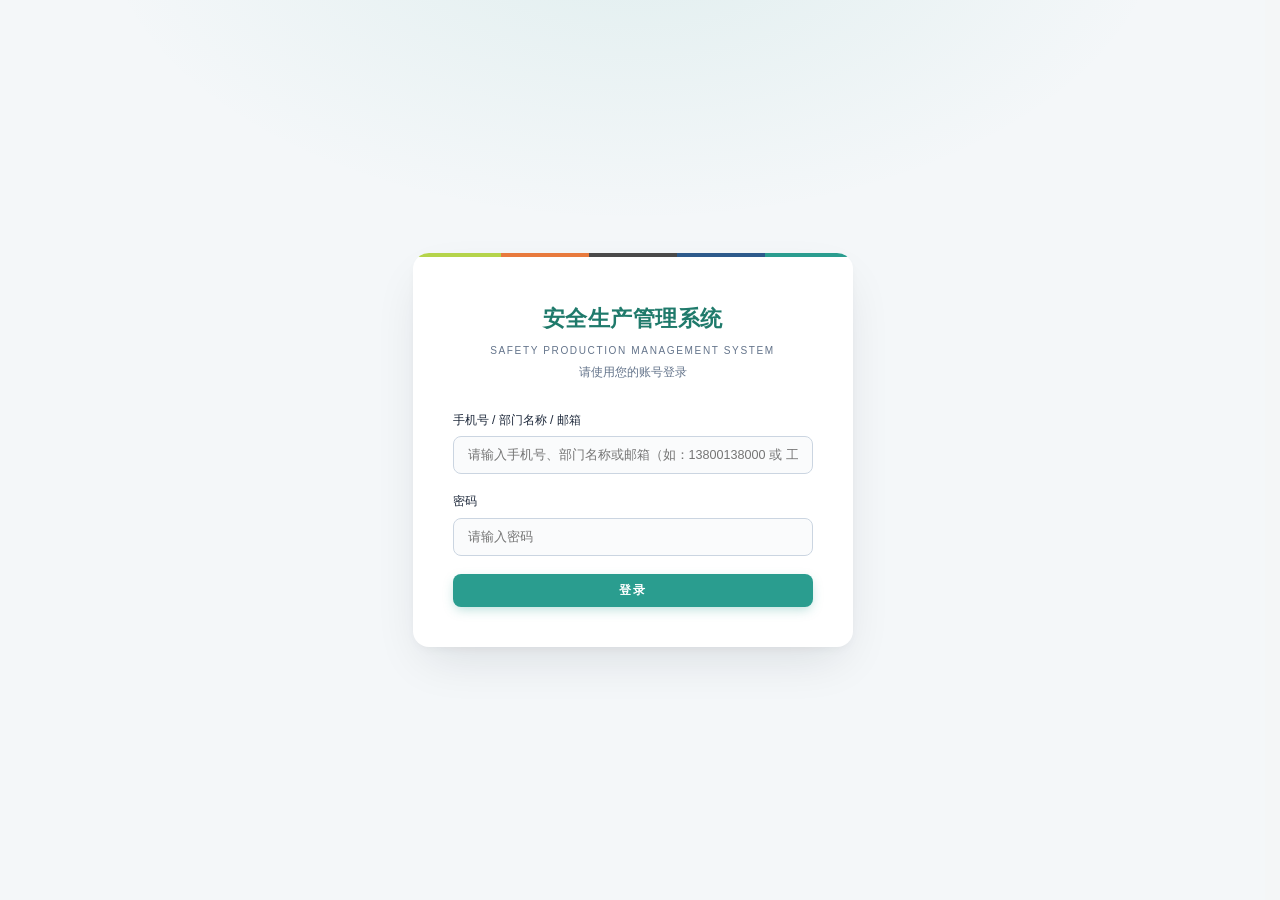
<file: index.html>
<!DOCTYPE html>
<html lang="zh-CN">
<head>
  <meta charset="UTF-8">
  <meta name="viewport" content="width=device-width, initial-scale=1.0">
  <title>安全生产管理系统</title>
  <link rel="stylesheet" href="css/style.css?v=20260923b">
  <link rel="stylesheet" href="css/qualification-module.css?v=20260923b">
  <link rel="stylesheet" href="css/training-module.css?v=20260923b">
  <link rel="stylesheet" href="css/stats-module.css?v=20260923b">
  <link rel="stylesheet" href="css/people-module.css?v=20260923b">
</head>
<body>
  <!-- 应用根容器 -->
  <div id="app">
    <!-- 加载动画 -->
    <div id="loading-screen" class="loading-screen">
      <div class="spinner"></div>
      <p>系统加载中...</p>
    </div>
  </div>

  <!-- Toast 通知容器 -->
  <div id="toast-container" class="toast-container"></div>

  <!-- Supabase JS SDK v2（本地引入，避免 CDN 加载失败） -->
  <script src="vendor/supabase.min.js"></script>
  <!-- Excel 解析库（资质证照批量导入 CertImport 依赖 XLSX 全局） -->
  <script src="vendor/xlsx.full.min.js"></script>
  <!-- PDF 渲染库（培训教育员工端逐页阅读 PDF 并统计学习进度） -->
  <script src="vendor/pdf.min.js"></script>
  <!-- 本地二维码生成库（MIT），用于电子记录凭证；不调用外部二维码服务 -->
  <script src="vendor/qrcode-generator.js"></script>
  <!-- 本地 PDF 生成库（MIT），用于下载电子记录凭证；不调用外部转换服务 -->
  <script src="vendor/jspdf.umd.min.js"></script>
  <!-- 脚本按顺序加载：基础 → 各业务模块 → 注册表 → 应用入口 -->
  <script src="js/config.js?v=20260923b"></script>
  <script src="js/utils.js?v=20260923b"></script>
  <script src="js/auth.js?v=20260923b"></script>
  <script src="js/modules/report/reporter.js?v=20260923b"></script>
  <script src="js/modules/report/admin.js?v=20260923b"></script>
  <script src="js/modules/qualification/certs.js?v=20260923b"></script>
  <script src="js/modules/qualification/admin.js?v=20260923b"></script>
  <script src="js/modules/qualification/import.js?v=20260923b"></script>
  <script src="js/modules/qualification.js?v=20260923b"></script>
  <script src="js/modules/inspection.js?v=20260923b"></script>
  <script src="js/modules/vehicle.js?v=20260923b"></script>
  <script src="js/modules/docstudy.js?v=20260923b"></script>
  <script src="js/modules/performance.js?v=20260923b"></script>
  <script src="js/modules/contract.js?v=20260923b"></script>
  <script src="js/modules/training/training.js?v=20260923b"></script>
  <script src="js/modules/training/projects.js?v=20260923b"></script>
  <script src="js/modules/training/contractors.js?v=20260923b"></script>
  <script src="js/modules/training/employees.js?v=20260923b"></script>
  <script src="js/modules/training/plans.js?v=20260923b"></script>
  <script src="js/modules/training/records.js?v=20260923b"></script>
  <script src="js/modules/training/exams.js?v=20260923b"></script>
  <script src="js/modules/training/courses.js?v=20260923b"></script>
  <script src="js/modules/training/questions.js?v=20260923b"></script>
  <script src="js/modules/training/papers.js?v=20260923b"></script>
  <script src="js/modules/training/mine.js?v=20260923b"></script>
    <script src="js/modules/training/admission-mine.js?v=20260923b"></script>
    <script src="js/modules/training/admission-packages.js?v=20260923b"></script>
    <script src="js/modules/training/three-level-config.js?v=20260923b"></script>
    <script src="js/modules/training/signature-evidence.js?v=20260923b"></script>
    <script src="js/modules/training/site-confirmation.js?v=20260923b"></script>
    <script src="js/modules/training/admission-operations.js?v=20260923b"></script>
    <script src="js/modules/training/admission-review.js?v=20260923b"></script>
    <script src="js/modules/training/admission-visitors.js?v=20260923b"></script>
    <script src="js/modules/training/admission-verify.js?v=20260923b"></script>
    <script src="js/modules/training/admission-reports.js?v=20260923b"></script>
  <script src="js/modules/notice.js?v=20260923b"></script>
  <script src="js/modules/stats/stats.js?v=20260923b"></script>
  <script src="js/modules/people/people.js?v=20260923b"></script>
  <script src="js/modules/registry.js?v=20260923b"></script>
  <script src="js/account.js?v=20260923b"></script>
  <script src="js/dashboard.js?v=20260923b"></script>
  <script src="js/app.js?v=20260923b"></script>
</body>
</html>
</file>
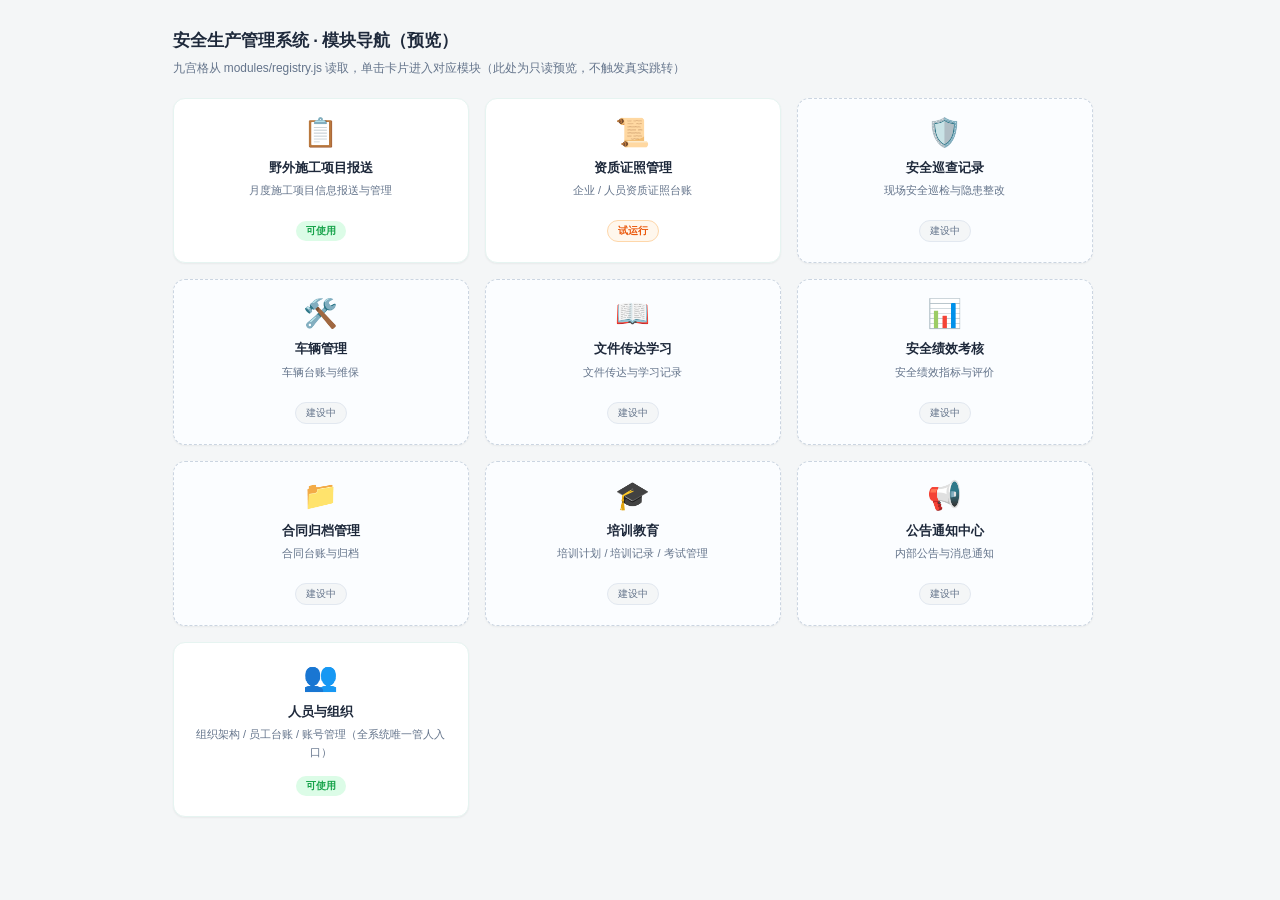
<file: module-grid-preview.html>
<!DOCTYPE html>
<html lang="zh-CN">
<head>
  <meta charset="UTF-8">
  <meta name="viewport" content="width=device-width, initial-scale=1.0">
  <title>模块导航预览 - 安全生产管理系统</title>
  <link rel="stylesheet" href="css/style.css">
  <style>
    body { background: var(--color-bg); }
    .preview-wrap { max-width: 960px; margin: 0 auto; padding: 28px 20px; }
    .preview-title { color: var(--color-text); font-size: 1.2rem; font-weight: 600; margin-bottom: 4px; }
    .preview-sub { color: var(--color-text-muted); font-size: 0.85rem; margin-bottom: 20px; }
    .grid { display: grid; grid-template-columns: repeat(3, 1fr); gap: 16px; }
    @media (max-width: 720px) { .grid { grid-template-columns: repeat(2, 1fr); } }
  </style>
</head>
<body>
  <div class="preview-wrap">
    <div class="preview-title">安全生产管理系统 · 模块导航（预览）</div>
    <div class="preview-sub">九宫格从 modules/registry.js 读取，单击卡片进入对应模块（此处为只读预览，不触发真实跳转）</div>
    <div class="grid" id="grid"></div>
  </div>

  <!-- 仅加载注册表以提供模块数据；不加载 auth/业务模块，避免依赖 -->
  <script src="js/modules/registry.js"></script>
  <script>
    const grid = document.getElementById('grid');
    grid.innerHTML = ModuleRegistry.list.map((m) => {
      const ph = !m.ready;
      const badgeText = ph ? '建设中' : (m.trial ? '试运行' : '可使用');
      const badgeCls = ph ? 'badge-dev' : (m.trial ? 'badge-trial' : 'badge-ready');
      return `
        <div class="module-card ${ph ? 'module-placeholder' : 'module-ready'}">
          <div class="module-icon">${m.icon}</div>
          <div class="module-name">${m.name}</div>
          <div class="module-desc">${m.desc}</div>
          <span class="module-badge ${badgeCls}">${badgeText}</span>
        </div>`;
    }).join('');
  </script>
</body>
</html>
</file>
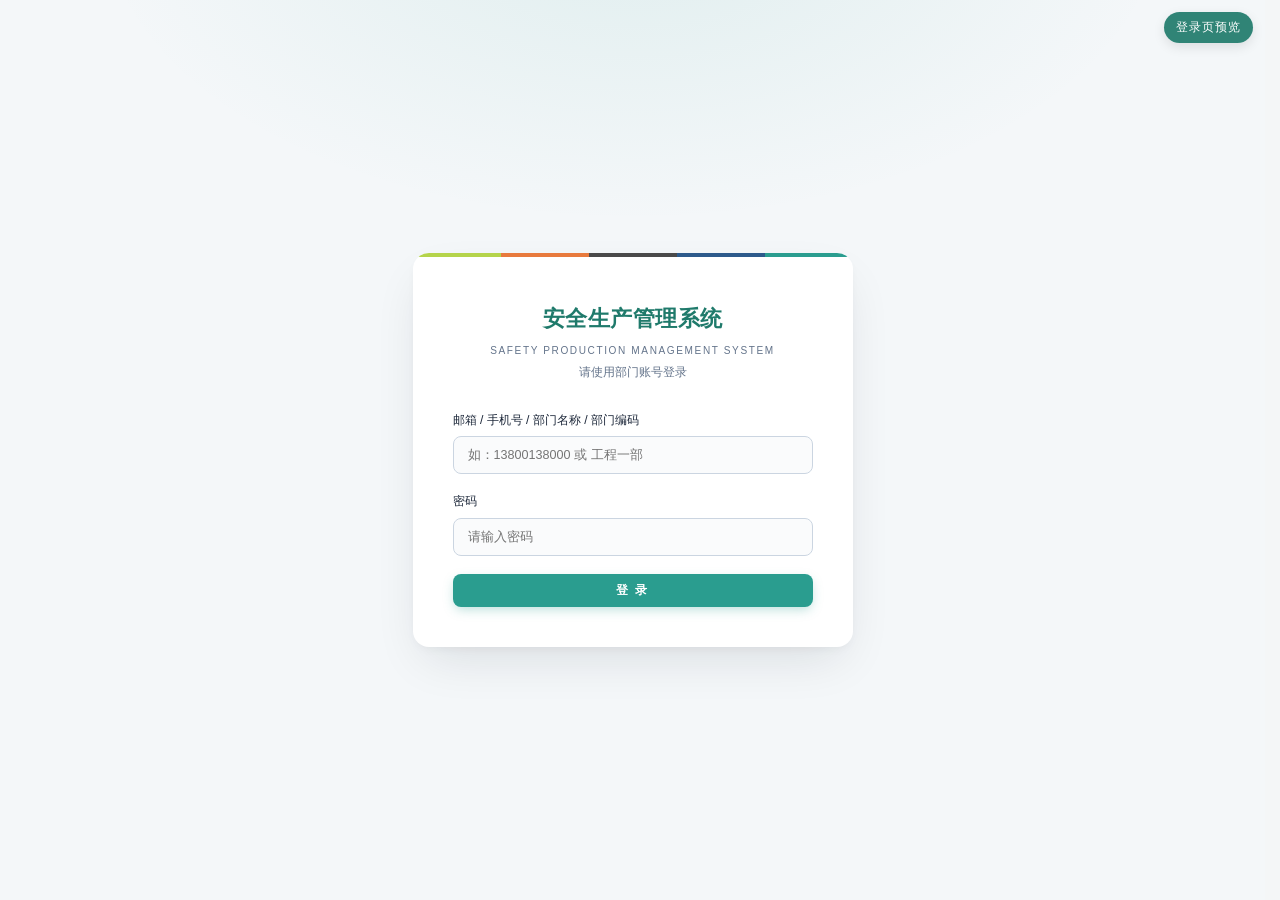
<file: preview-login.html>
<!DOCTYPE html>
<html lang="zh-CN">
<head>
  <meta charset="UTF-8">
  <meta name="viewport" content="width=device-width, initial-scale=1.0">
  <title>登录页预览 - 安全生产管理系统</title>
  <link rel="stylesheet" href="css/style.css">
  <style>
    /* 预览页专用：与正式登录页完全一致，仅去掉回车提交行为 */
    body { margin: 0; }
    .preview-wrap { position: relative; }
    .preview-tag {
      position: fixed; top: 12px; right: 12px; z-index: 10;
      background: rgba(31,122,107,0.92); color: #fff;
      padding: 6px 12px; border-radius: 999px; font-size: 12px;
      letter-spacing: 1px; box-shadow: 0 4px 12px rgba(0,0,0,0.1);
    }
  </style>
</head>
<body>
  <div class="preview-wrap">
    <div class="preview-tag">登录页预览</div>
    <div class="login-page">
      <div class="login-card">
        <div class="logo">
          <h1>安全生产管理系统</h1>
          <p class="logo-en">Safety Production Management System</p>
          <p class="logo-hint">请使用部门账号登录</p>
        </div>
        <div class="login-error" id="login-error"></div>
        <form id="login-form" onsubmit="return false">
          <div class="form-group">
            <label for="login-email">邮箱 / 手机号 / 部门名称 / 部门编码</label>
            <input type="text" id="login-email" placeholder="如：13800138000 或 工程一部" autocomplete="username">
          </div>
          <div class="form-group">
            <label for="login-password">密码</label>
            <input type="password" id="login-password" placeholder="请输入密码" autocomplete="current-password">
          </div>
          <button type="submit" class="btn btn-primary btn-block" id="login-btn">
            登 录
          </button>
        </form>
      </div>
    </div>
  </div>
</body>
</html>
</file>
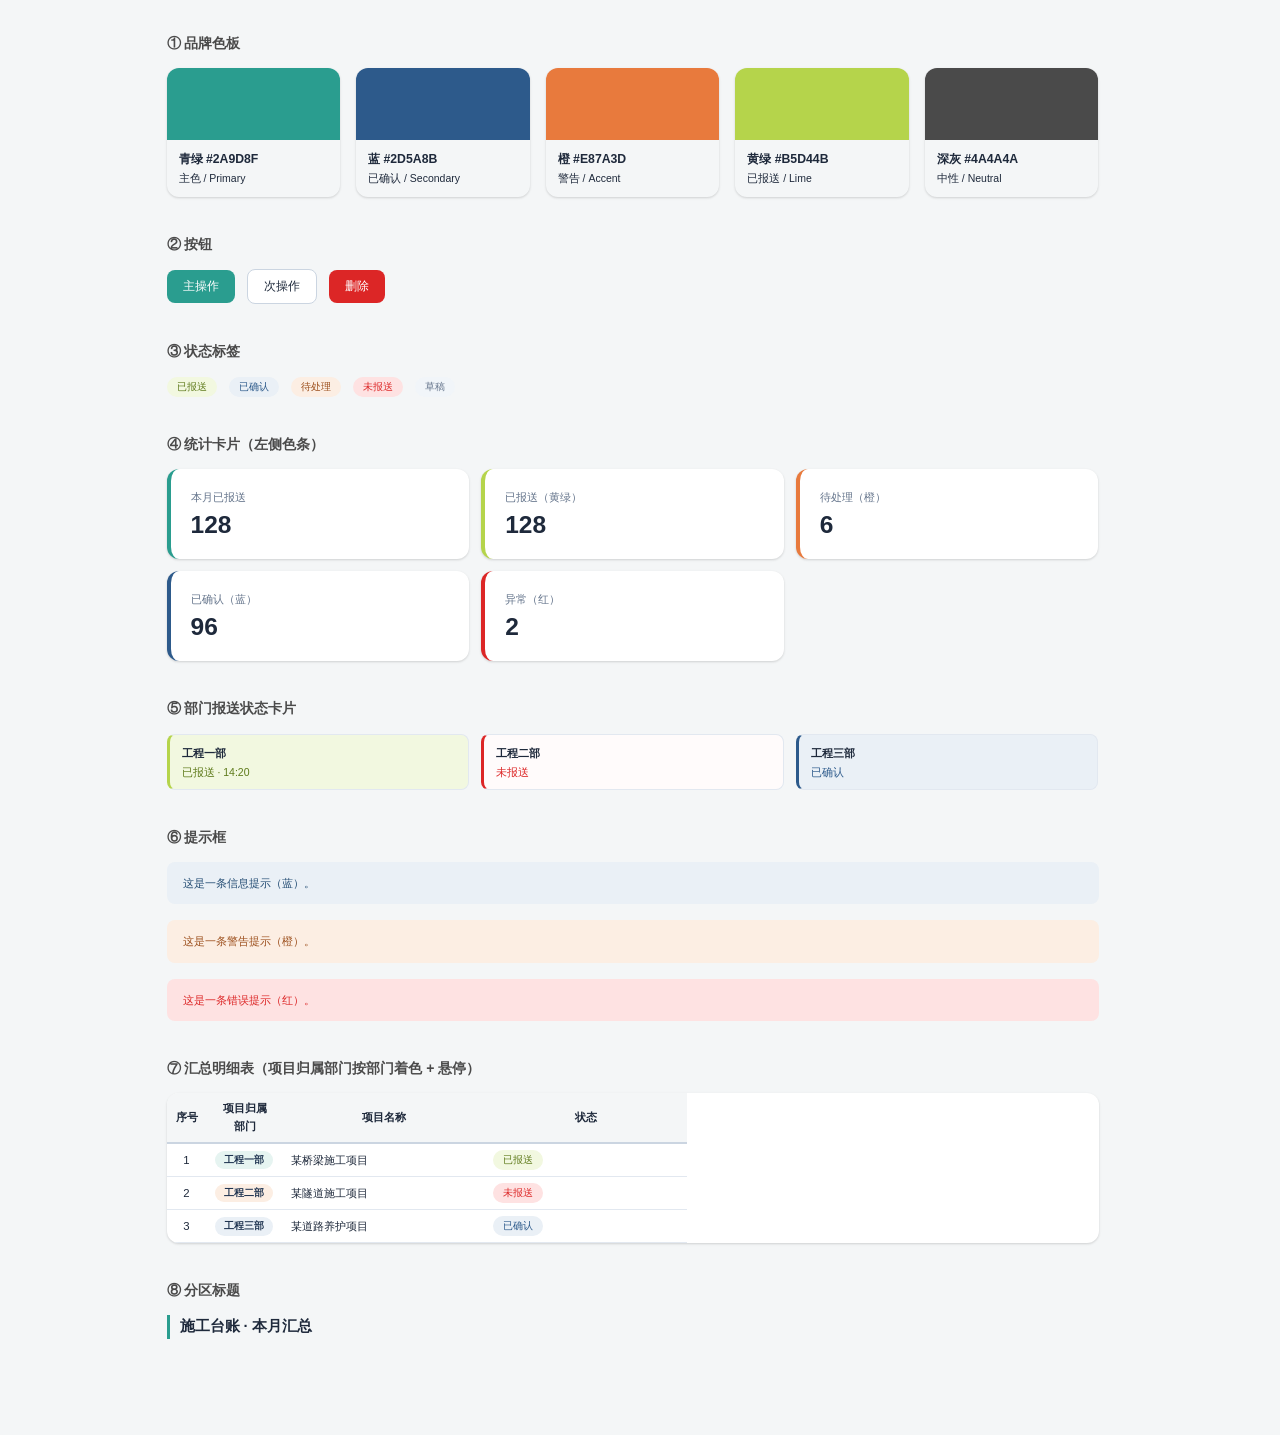
<file: theme-preview.html>
<!DOCTYPE html>
<html lang="zh-CN">
<head>
  <meta charset="UTF-8">
  <meta name="viewport" content="width=device-width, initial-scale=1.0">
  <title>主题配色预览 - 安全生产管理系统</title>
  <link rel="stylesheet" href="css/style.css">
  <style>
    .preview-body { max-width: 980px; margin: 0 auto; padding: 32px 24px 60px; }
    .preview-block { margin-bottom: 36px; }
    .preview-block h3 { font-size: 1rem; margin-bottom: 14px; color: var(--color-neutral); }
    .palette-row { display: flex; gap: 16px; flex-wrap: wrap; }
    .swatch { flex: 1 1 150px; border-radius: var(--radius-lg); box-shadow: var(--shadow); overflow: hidden; }
    .swatch .c { height: 72px; }
    .swatch .meta { padding: 10px 12px; font-size: 0.75rem; }
    .swatch .meta b { display: block; font-size: 0.875rem; }
    .demo-row { display: flex; gap: 12px; flex-wrap: wrap; align-items: center; }
    .chips-row { display: grid; grid-template-columns: repeat(3, 1fr); gap: 12px; }
    .table-sample { max-width: 520px; }
  </style>
</head>
<body>
  <div class="preview-body">

    <div class="preview-block">
      <h3>① 品牌色板</h3>
      <div class="palette-row">
        <div class="swatch"><div class="c" style="background:#2A9D8F"></div><div class="meta"><b>青绿 #2A9D8F</b>主色 / Primary</div></div>
        <div class="swatch"><div class="c" style="background:#2D5A8B"></div><div class="meta"><b>蓝 #2D5A8B</b>已确认 / Secondary</div></div>
        <div class="swatch"><div class="c" style="background:#E87A3D"></div><div class="meta"><b>橙 #E87A3D</b>警告 / Accent</div></div>
        <div class="swatch"><div class="c" style="background:#B5D44B"></div><div class="meta"><b>黄绿 #B5D44B</b>已报送 / Lime</div></div>
        <div class="swatch"><div class="c" style="background:#4A4A4A"></div><div class="meta"><b>深灰 #4A4A4A</b>中性 / Neutral</div></div>
      </div>
    </div>

    <div class="preview-block">
      <h3>② 按钮</h3>
      <div class="demo-row">
        <button class="btn btn-primary">主操作</button>
        <button class="btn btn-secondary">次操作</button>
        <button class="btn btn-danger">删除</button>
      </div>
    </div>

    <div class="preview-block">
      <h3>③ 状态标签</h3>
      <div class="demo-row">
        <span class="badge badge-success">已报送</span>
        <span class="badge badge-info">已确认</span>
        <span class="badge badge-warning">待处理</span>
        <span class="badge badge-danger">未报送</span>
        <span class="badge badge-muted">草稿</span>
      </div>
    </div>

    <div class="preview-block">
      <h3>④ 统计卡片（左侧色条）</h3>
      <div class="chips-row">
        <div class="stat-card"><div class="stat-label">本月已报送</div><div class="stat-value">128</div></div>
        <div class="stat-card success"><div class="stat-label">已报送（黄绿）</div><div class="stat-value">128</div></div>
        <div class="stat-card warning"><div class="stat-label">待处理（橙）</div><div class="stat-value">6</div></div>
        <div class="stat-card info"><div class="stat-label">已确认（蓝）</div><div class="stat-value">96</div></div>
        <div class="stat-card danger"><div class="stat-label">异常（红）</div><div class="stat-value">2</div></div>
      </div>
    </div>

    <div class="preview-block">
      <h3>⑤ 部门报送状态卡片</h3>
      <div class="chips-row">
        <div class="dept-chip submitted"><div class="dept-chip-name">工程一部</div><div class="dept-chip-status">已报送 · 14:20</div></div>
        <div class="dept-chip pending"><div class="dept-chip-name">工程二部</div><div class="dept-chip-status">未报送</div></div>
        <div class="dept-chip confirmed"><div class="dept-chip-name">工程三部</div><div class="dept-chip-status">已确认</div></div>
      </div>
    </div>

    <div class="preview-block">
      <h3>⑥ 提示框</h3>
      <div class="alert alert-info">这是一条信息提示（蓝）。</div>
      <div class="alert alert-warning">这是一条警告提示（橙）。</div>
      <div class="alert alert-danger">这是一条错误提示（红）。</div>
    </div>

    <div class="preview-block">
      <h3>⑦ 汇总明细表（项目归属部门按部门着色 + 悬停）</h3>
      <div class="card"><div class="card-body">
        <table class="data-table summary-table table-sample">
          <thead><tr>
            <th>序号</th><th class="cell-narrow">项目归属<br>部门</th><th>项目名称</th><th>状态</th>
          </tr></thead>
          <tbody>
            <tr><td>1</td><td class="cell-narrow"><span class="dept-tag" style="background:#E6F4F1;">工程一部</span></td><td>某桥梁施工项目</td><td><span class="badge badge-success">已报送</span></td></tr>
            <tr><td>2</td><td class="cell-narrow"><span class="dept-tag" style="background:#FCEEE3;">工程二部</span></td><td>某隧道施工项目</td><td><span class="badge badge-danger">未报送</span></td></tr>
            <tr><td>3</td><td class="cell-narrow"><span class="dept-tag" style="background:#EAF0F6;">工程三部</span></td><td>某道路养护项目</td><td><span class="badge badge-info">已确认</span></td></tr>
          </tbody>
        </table>
      </div></div>
    </div>

    <div class="preview-block">
      <h3>⑧ 分区标题</h3>
      <div class="section-title">施工台账 · 本月汇总</div>
    </div>

  </div>
</body>
</html>
</file>
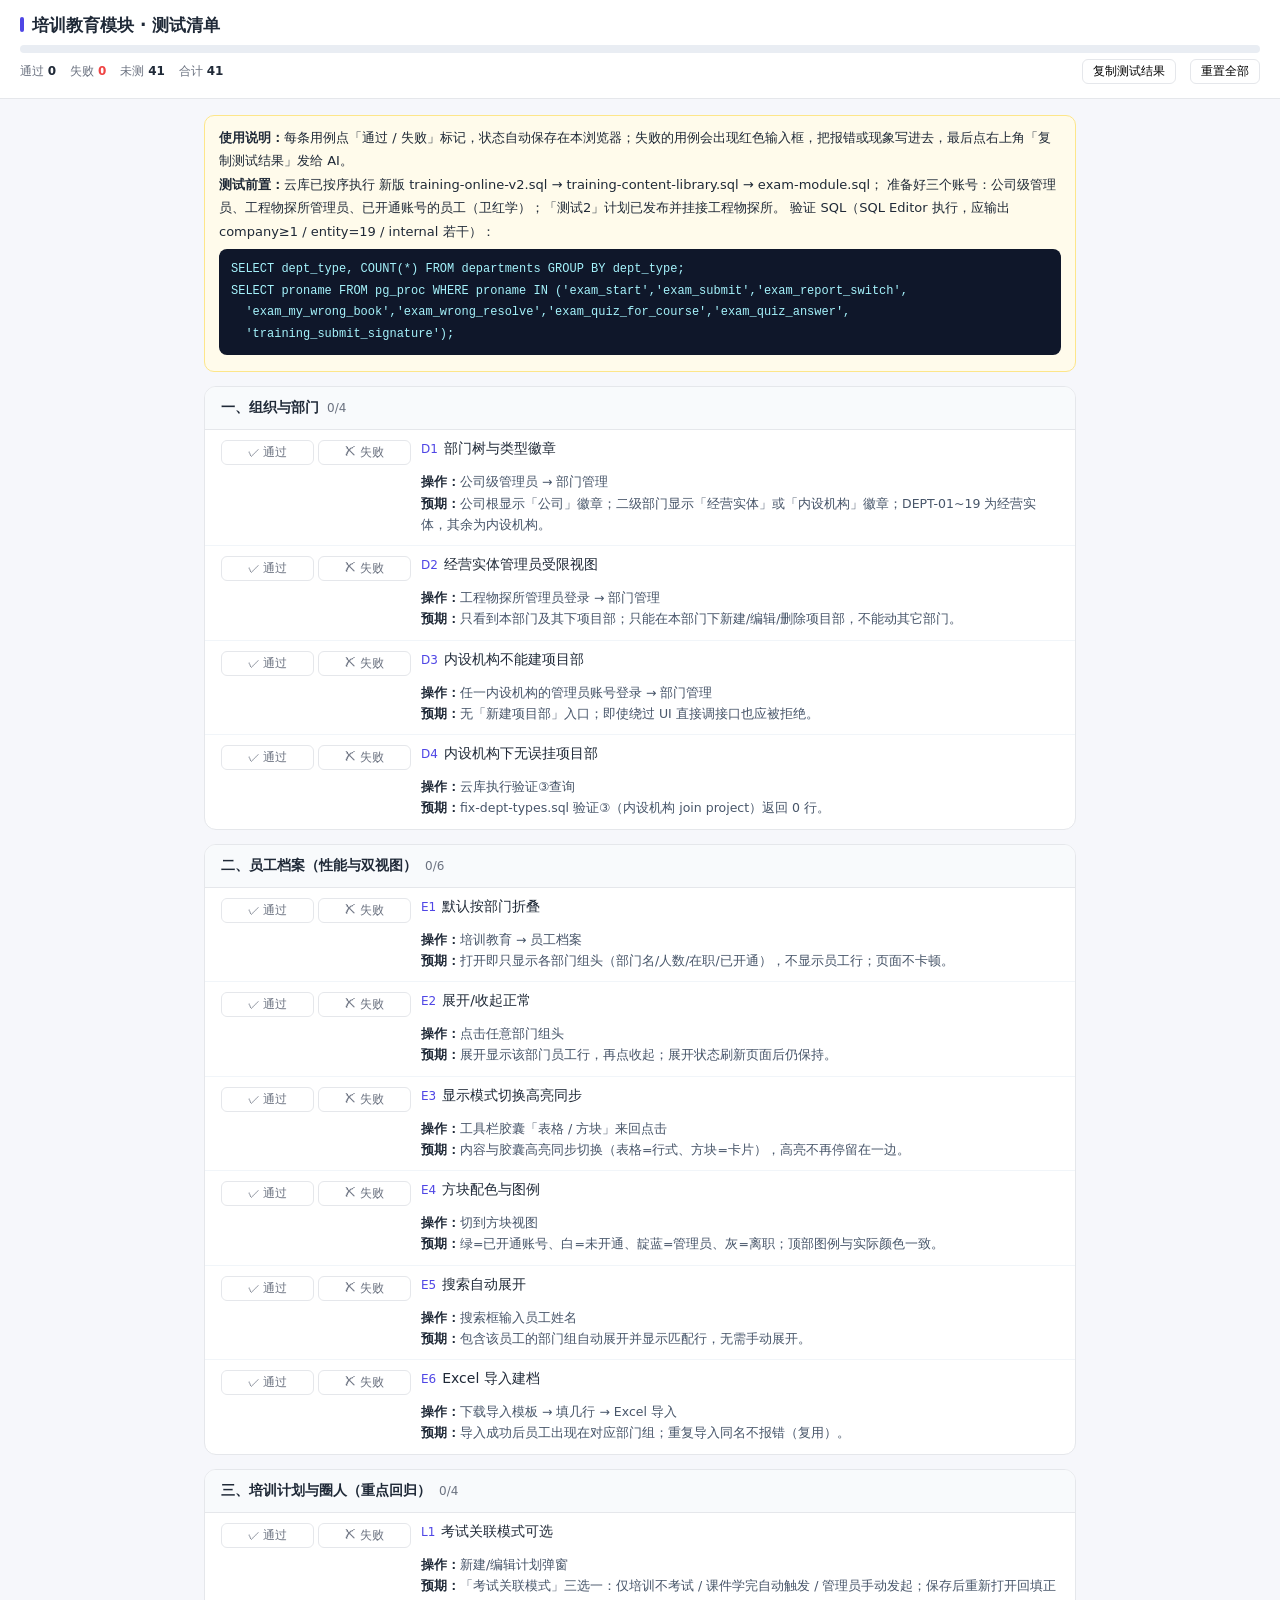
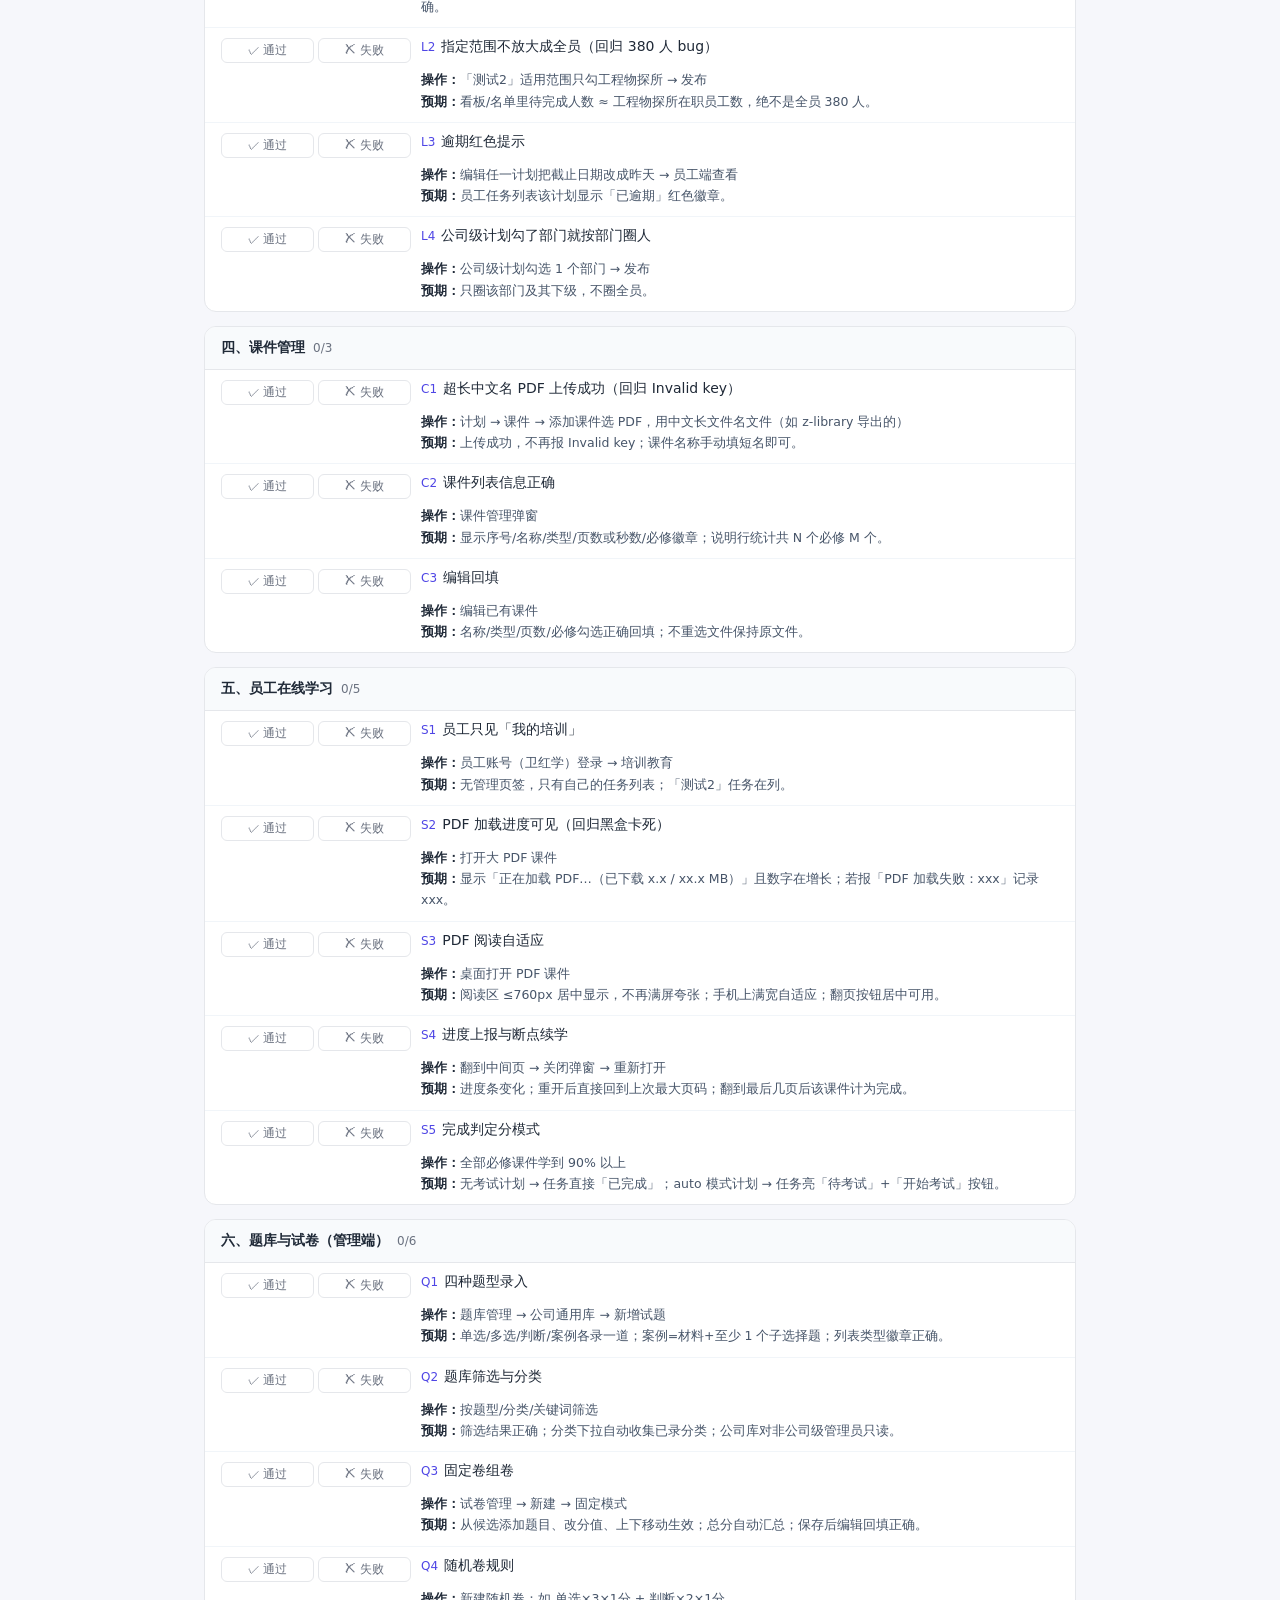
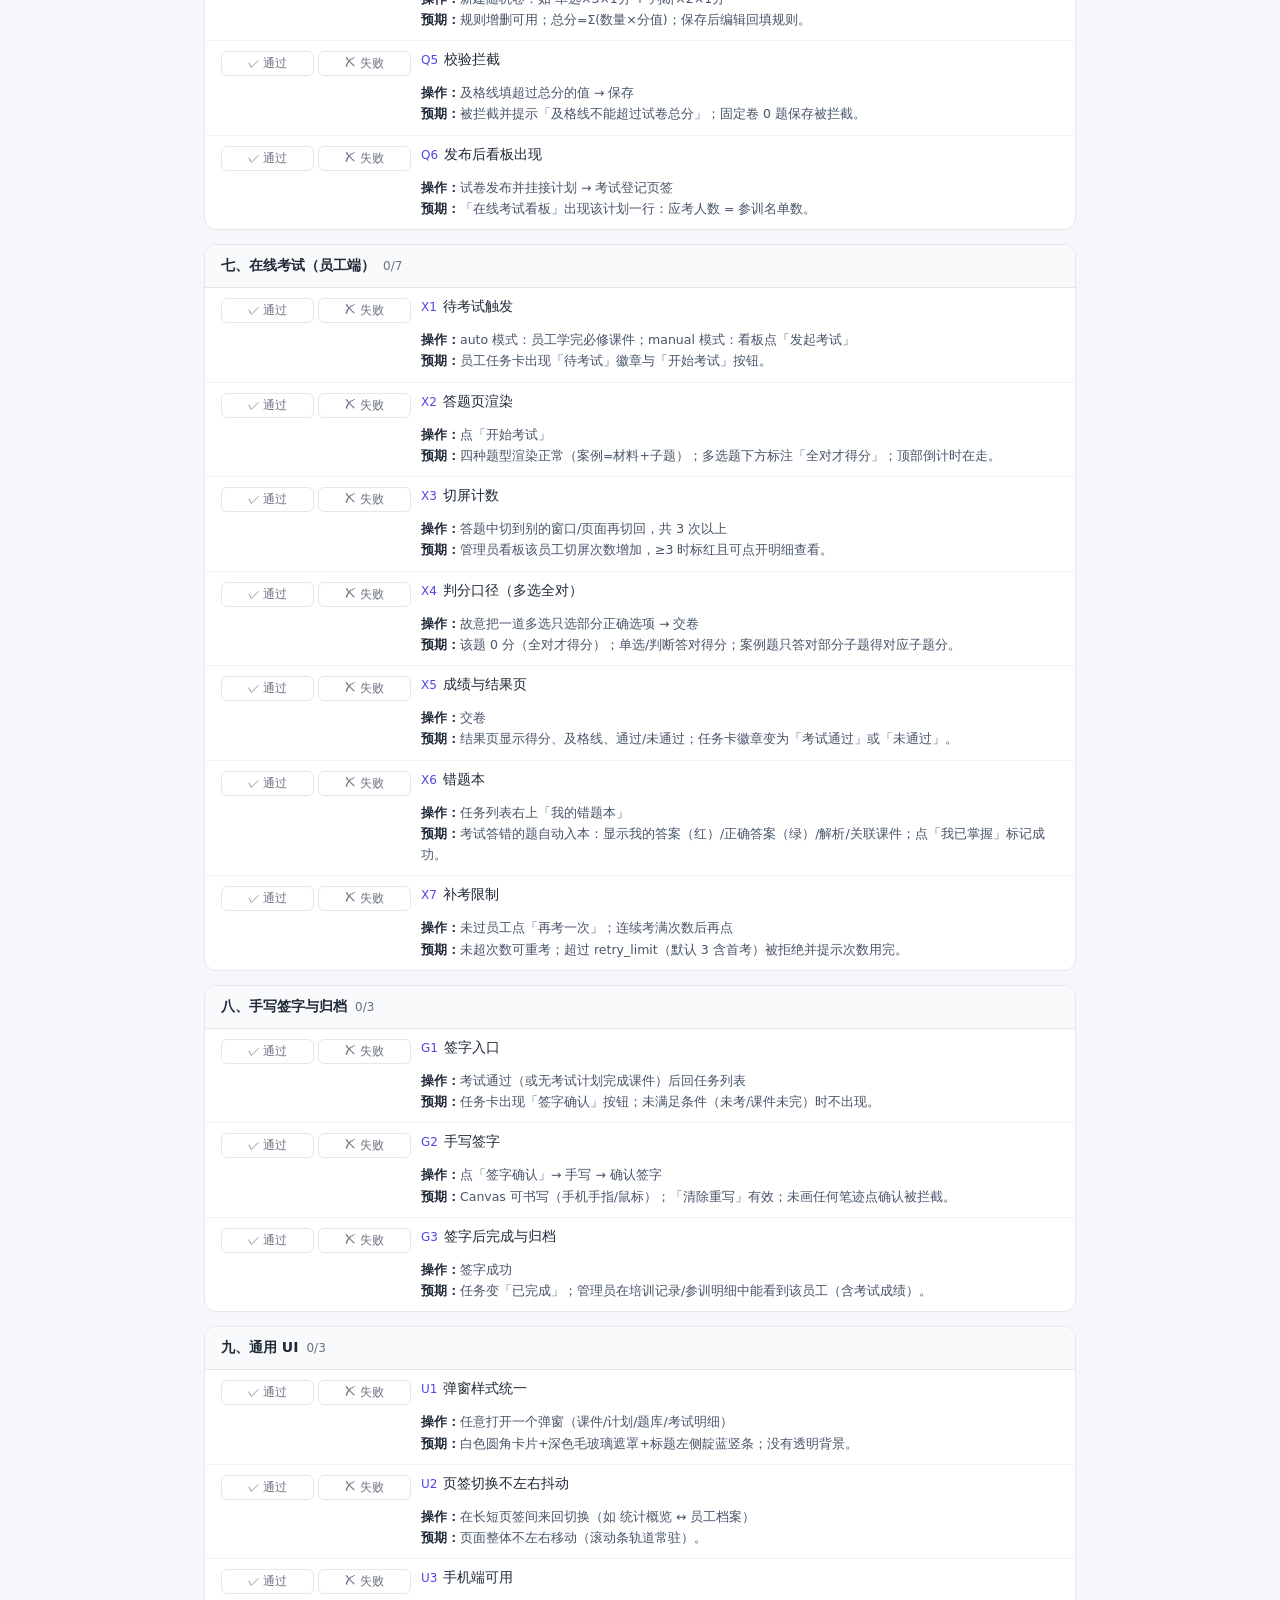
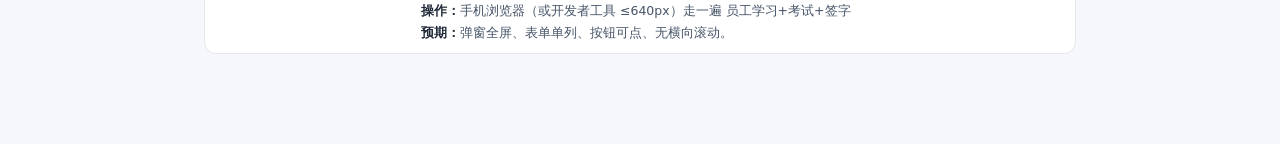
<file: tests/training-test.html>
<!DOCTYPE html>
<html lang="zh-CN">
<head>
<meta charset="UTF-8">
<meta name="viewport" content="width=device-width, initial-scale=1.0">
<title>培训教育模块 · 测试清单</title>
<style>
  :root { --p: #4f46e5; --bd: #e5e7eb; --mut: #6b7280; }
  * { box-sizing: border-box; }
  body { margin: 0; font-family: system-ui, "Microsoft YaHei", sans-serif; background: #f6f7fb; color: #1f2937; font-size: 14px; }
  header { position: sticky; top: 0; z-index: 10; background: #fff; border-bottom: 1px solid var(--bd); padding: 14px 20px; }
  header h1 { margin: 0 0 8px; font-size: 17px; }
  header h1::before { content: ""; display: inline-block; width: 4px; height: 15px; border-radius: 2px; background: var(--p); margin-right: 8px; vertical-align: -1px; }
  .bar { height: 8px; background: #e9edf3; border-radius: 4px; overflow: hidden; }
  .bar > div { height: 100%; background: var(--p); width: 0; transition: width .3s; }
  .meta { display: flex; gap: 14px; align-items: center; font-size: 12px; color: var(--mut); margin-top: 6px; flex-wrap: wrap; }
  .meta b { color: #1f2937; }
  button.mini { border: 1px solid var(--bd); background: #fff; border-radius: 6px; padding: 3px 10px; font-size: 12px; cursor: pointer; }
  button.mini:hover { border-color: var(--p); color: var(--p); }
  main { max-width: 900px; margin: 16px auto; padding: 0 14px 60px; }
  section { background: #fff; border: 1px solid var(--bd); border-radius: 12px; margin-bottom: 14px; overflow: hidden; }
  section > h2 { margin: 0; padding: 12px 16px; font-size: 14px; background: #f8fafc; border-bottom: 1px solid var(--bd); }
  section > h2 .cnt { color: var(--mut); font-weight: 400; font-size: 12px; margin-left: 8px; }
  .case { padding: 10px 16px; border-bottom: 1px solid #f1f5f9; }
  .case:last-child { border-bottom: none; }
  .case.fail { background: #fef2f2; }
  .case.pass { background: #f0fdf4; }
  .case .row { display: flex; gap: 10px; align-items: flex-start; }
  .case .st { flex: none; width: 190px; display: flex; gap: 4px; }
  .case .st button { flex: 1; border: 1px solid var(--bd); background: #fff; border-radius: 6px; padding: 3px 0; font-size: 12px; cursor: pointer; color: var(--mut); }
  .case.pass .b-ok   { background: #22c55e; color: #fff; border-color: #22c55e; }
  .case.fail .b-bad  { background: #ef4444; color: #fff; border-color: #ef4444; }
  .case .tt { flex: 1; font-weight: 500; }
  .case .id { color: var(--p); font-size: 12px; margin-right: 6px; }
  .case .detail { font-size: 12.5px; color: #475569; margin-top: 6px; line-height: 1.7; padding-left: 200px; }
  .case .detail b { color: #1f2937; }
  .case textarea { display: block; width: 100%; margin-top: 6px; border: 1px solid #fecaca; border-radius: 6px; padding: 6px 8px; font-size: 12px; min-height: 40px; display: none; }
  .case.fail textarea { display: block; }
  .tip { background: #fffbeb; border: 1px solid #fde68a; border-radius: 10px; padding: 10px 14px; font-size: 13px; line-height: 1.8; margin-bottom: 14px; }
  pre.v { background: #0f172a; color: #a5f3fc; padding: 10px 12px; border-radius: 8px; font-size: 12px; overflow-x: auto; margin: 6px 0; }
  @media (max-width: 640px) {
    .case .st { width: 130px; }
    .case .detail { padding-left: 0; }
  }
</style>
</head>
<body>
<header>
  <h1>培训教育模块 · 测试清单</h1>
  <div class="bar"><div id="pbar"></div></div>
  <div class="meta">
    <span>通过 <b id="c-pass">0</b></span>
    <span>失败 <b id="c-fail" style="color:#ef4444">0</b></span>
    <span>未测 <b id="c-todo">0</b></span>
    <span>合计 <b id="c-all">0</b></span>
    <span style="flex:1"></span>
    <button class="mini" onclick="exportResult()">复制测试结果</button>
    <button class="mini" onclick="resetAll()">重置全部</button>
  </div>
</header>
<main>
  <div class="tip">
    <b>使用说明：</b>每条用例点「通过 / 失败」标记，状态自动保存在本浏览器；失败的用例会出现红色输入框，把报错或现象写进去，最后点右上角「复制测试结果」发给 AI。<br>
    <b>测试前置：</b>云库已按序执行 新版 training-online-v2.sql → training-content-library.sql → exam-module.sql；
    准备好三个账号：公司级管理员、工程物探所管理员、已开通账号的员工（卫红学）；「测试2」计划已发布并挂接工程物探所。
    验证 SQL（SQL Editor 执行，应输出 company≥1 / entity=19 / internal 若干）：
    <pre class="v">SELECT dept_type, COUNT(*) FROM departments GROUP BY dept_type;
SELECT proname FROM pg_proc WHERE proname IN ('exam_start','exam_submit','exam_report_switch',
  'exam_my_wrong_book','exam_wrong_resolve','exam_quiz_for_course','exam_quiz_answer',
  'training_submit_signature');</pre>
  </div>
  <div id="app"></div>
</main>
<script>
const SECTIONS = [
  { t: "一、组织与部门", cases: [
    { id: "D1", tt: "部门树与类型徽章", s: "公司级管理员 → 部门管理", d: "公司根显示「公司」徽章；二级部门显示「经营实体」或「内设机构」徽章；DEPT-01~19 为经营实体，其余为内设机构。" },
    { id: "D2", tt: "经营实体管理员受限视图", s: "工程物探所管理员登录 → 部门管理", d: "只看到本部门及其下项目部；只能在本部门下新建/编辑/删除项目部，不能动其它部门。" },
    { id: "D3", tt: "内设机构不能建项目部", s: "任一内设机构的管理员账号登录 → 部门管理", d: "无「新建项目部」入口；即使绕过 UI 直接调接口也应被拒绝。" },
    { id: "D4", tt: "内设机构下无误挂项目部", s: "云库执行验证③查询", d: "fix-dept-types.sql 验证③（内设机构 join project）返回 0 行。" },
  ]},
  { t: "二、员工档案（性能与双视图）", cases: [
    { id: "E1", tt: "默认按部门折叠", s: "培训教育 → 员工档案", d: "打开即只显示各部门组头（部门名/人数/在职/已开通），不显示员工行；页面不卡顿。" },
    { id: "E2", tt: "展开/收起正常", s: "点击任意部门组头", d: "展开显示该部门员工行，再点收起；展开状态刷新页面后仍保持。" },
    { id: "E3", tt: "显示模式切换高亮同步", s: "工具栏胶囊「表格 / 方块」来回点击", d: "内容与胶囊高亮同步切换（表格=行式、方块=卡片），高亮不再停留在一边。" },
    { id: "E4", tt: "方块配色与图例", s: "切到方块视图", d: "绿=已开通账号、白=未开通、靛蓝=管理员、灰=离职；顶部图例与实际颜色一致。" },
    { id: "E5", tt: "搜索自动展开", s: "搜索框输入员工姓名", d: "包含该员工的部门组自动展开并显示匹配行，无需手动展开。" },
    { id: "E6", tt: "Excel 导入建档", s: "下载导入模板 → 填几行 → Excel 导入", d: "导入成功后员工出现在对应部门组；重复导入同名不报错（复用）。" },
  ]},
  { t: "三、培训计划与圈人（重点回归）", cases: [
    { id: "L1", tt: "考试关联模式可选", s: "新建/编辑计划弹窗", d: "「考试关联模式」三选一：仅培训不考试 / 课件学完自动触发 / 管理员手动发起；保存后重新打开回填正确。" },
    { id: "L2", tt: "指定范围不放大成全员（回归 380 人 bug）", s: "「测试2」适用范围只勾工程物探所 → 发布", d: "看板/名单里待完成人数 ≈ 工程物探所在职员工数，绝不是全员 380 人。" },
    { id: "L3", tt: "逾期红色提示", s: "编辑任一计划把截止日期改成昨天 → 员工端查看", d: "员工任务列表该计划显示「已逾期」红色徽章。" },
    { id: "L4", tt: "公司级计划勾了部门就按部门圈人", s: "公司级计划勾选 1 个部门 → 发布", d: "只圈该部门及其下级，不圈全员。" },
  ]},
  { t: "四、课件管理", cases: [
    { id: "C1", tt: "超长中文名 PDF 上传成功（回归 Invalid key）", s: "计划 → 课件 → 添加课件选 PDF，用中文长文件名文件（如 z-library 导出的）", d: "上传成功，不再报 Invalid key；课件名称手动填短名即可。" },
    { id: "C2", tt: "课件列表信息正确", s: "课件管理弹窗", d: "显示序号/名称/类型/页数或秒数/必修徽章；说明行统计共 N 个必修 M 个。" },
    { id: "C3", tt: "编辑回填", s: "编辑已有课件", d: "名称/类型/页数/必修勾选正确回填；不重选文件保持原文件。" },
  ]},
  { t: "五、员工在线学习", cases: [
    { id: "S1", tt: "员工只见「我的培训」", s: "员工账号（卫红学）登录 → 培训教育", d: "无管理页签，只有自己的任务列表；「测试2」任务在列。" },
    { id: "S2", tt: "PDF 加载进度可见（回归黑盒卡死）", s: "打开大 PDF 课件", d: "显示「正在加载 PDF…（已下载 x.x / xx.x MB）」且数字在增长；若报「PDF 加载失败：xxx」记录 xxx。" },
    { id: "S3", tt: "PDF 阅读自适应", s: "桌面打开 PDF 课件", d: "阅读区 ≤760px 居中显示，不再满屏夸张；手机上满宽自适应；翻页按钮居中可用。" },
    { id: "S4", tt: "进度上报与断点续学", s: "翻到中间页 → 关闭弹窗 → 重新打开", d: "进度条变化；重开后直接回到上次最大页码；翻到最后几页后该课件计为完成。" },
    { id: "S5", tt: "完成判定分模式", s: "全部必修课件学到 90% 以上", d: "无考试计划 → 任务直接「已完成」；auto 模式计划 → 任务亮「待考试」+「开始考试」按钮。" },
  ]},
  { t: "六、题库与试卷（管理端）", cases: [
    { id: "Q1", tt: "四种题型录入", s: "题库管理 → 公司通用库 → 新增试题", d: "单选/多选/判断/案例各录一道；案例=材料+至少 1 个子选择题；列表类型徽章正确。" },
    { id: "Q2", tt: "题库筛选与分类", s: "按题型/分类/关键词筛选", d: "筛选结果正确；分类下拉自动收集已录分类；公司库对非公司级管理员只读。" },
    { id: "Q3", tt: "固定卷组卷", s: "试卷管理 → 新建 → 固定模式", d: "从候选添加题目、改分值、上下移动生效；总分自动汇总；保存后编辑回填正确。" },
    { id: "Q4", tt: "随机卷规则", s: "新建随机卷：如 单选×3×1分 + 判断×2×1分", d: "规则增删可用；总分=Σ(数量×分值)；保存后编辑回填规则。" },
    { id: "Q5", tt: "校验拦截", s: "及格线填超过总分的值 → 保存", d: "被拦截并提示「及格线不能超过试卷总分」；固定卷 0 题保存被拦截。" },
    { id: "Q6", tt: "发布后看板出现", s: "试卷发布并挂接计划 → 考试登记页签", d: "「在线考试看板」出现该计划一行：应考人数 = 参训名单数。" },
  ]},
  { t: "七、在线考试（员工端）", cases: [
    { id: "X1", tt: "待考试触发", s: "auto 模式：员工学完必修课件；manual 模式：看板点「发起考试」", d: "员工任务卡出现「待考试」徽章与「开始考试」按钮。" },
    { id: "X2", tt: "答题页渲染", s: "点「开始考试」", d: "四种题型渲染正常（案例=材料+子题）；多选题下方标注「全对才得分」；顶部倒计时在走。" },
    { id: "X3", tt: "切屏计数", s: "答题中切到别的窗口/页面再切回，共 3 次以上", d: "管理员看板该员工切屏次数增加，≥3 时标红且可点开明细查看。" },
    { id: "X4", tt: "判分口径（多选全对）", s: "故意把一道多选只选部分正确选项 → 交卷", d: "该题 0 分（全对才得分）；单选/判断答对得分；案例题只答对部分子题得对应子题分。" },
    { id: "X5", tt: "成绩与结果页", s: "交卷", d: "结果页显示得分、及格线、通过/未通过；任务卡徽章变为「考试通过」或「未通过」。" },
    { id: "X6", tt: "错题本", s: "任务列表右上「我的错题本」", d: "考试答错的题自动入本：显示我的答案（红）/正确答案（绿）/解析/关联课件；点「我已掌握」标记成功。" },
    { id: "X7", tt: "补考限制", s: "未过员工点「再考一次」；连续考满次数后再点", d: "未超次数可重考；超过 retry_limit（默认 3 含首考）被拒绝并提示次数用完。" },
  ]},
  { t: "八、手写签字与归档", cases: [
    { id: "G1", tt: "签字入口", s: "考试通过（或无考试计划完成课件）后回任务列表", d: "任务卡出现「签字确认」按钮；未满足条件（未考/课件未完）时不出现。" },
    { id: "G2", tt: "手写签字", s: "点「签字确认」→ 手写 → 确认签字", d: "Canvas 可书写（手机手指/鼠标）；「清除重写」有效；未画任何笔迹点确认被拦截。" },
    { id: "G3", tt: "签字后完成与归档", s: "签字成功", d: "任务变「已完成」；管理员在培训记录/参训明细中能看到该员工（含考试成绩）。" },
  ]},
  { t: "九、通用 UI", cases: [
    { id: "U1", tt: "弹窗样式统一", s: "任意打开一个弹窗（课件/计划/题库/考试明细）", d: "白色圆角卡片+深色毛玻璃遮罩+标题左侧靛蓝竖条；没有透明背景。" },
    { id: "U2", tt: "页签切换不左右抖动", s: "在长短页签间来回切换（如 统计概览 ↔ 员工档案）", d: "页面整体不左右移动（滚动条轨道常驻）。" },
    { id: "U3", tt: "手机端可用", s: "手机浏览器（或开发者工具 ≤640px）走一遍 员工学习+考试+签字", d: "弹窗全屏、表单单列、按钮可点、无横向滚动。" },
  ]},
];

const KEY = 'training-test-progress-v1';
let state = {};
try { state = JSON.parse(localStorage.getItem(KEY) || '{}'); } catch (e) { state = {}; }

function save() { localStorage.setItem(KEY, JSON.stringify(state)); render(); }

function render() {
  const app = document.getElementById('app');
  let pass = 0, fail = 0, all = 0;
  app.innerHTML = SECTIONS.map(sec => {
    let p = 0;
    const body = sec.cases.map(c => {
      all++;
      const st = (state[c.id] || {}).s || '';
      if (st === 'pass') { pass++; p++; }
      if (st === 'fail') { fail++; p++; }
      const note = (state[c.id] || {}).note || '';
      return `<div class="case ${st}" >
        <div class="row">
          <div class="st">
            <button class="b-ok" onclick="mark('${c.id}','pass')">✓ 通过</button>
            <button class="b-bad" onclick="mark('${c.id}','fail')">✗ 失败</button>
          </div>
          <div class="tt"><span class="id">${c.id}</span>${c.tt}</div>
        </div>
        <div class="detail"><b>操作：</b>${c.s}<br><b>预期：</b>${c.d}</div>
        <textarea placeholder="失败现象 / 报错原文（会随导出一起复制）" oninput="note('${c.id}', this.value)">${note}</textarea>
      </div>`;
    }).join('');
    const done = sec.cases.filter(c => (state[c.id] || {}).s).length;
    return `<section><h2>${sec.t}<span class="cnt">${done}/${sec.cases.length}</span></h2>${body}</section>`;
  }).join('');

  document.getElementById('pbar').style.width = (all ? Math.round((pass + fail) / all * 100) : 0) + '%';
  document.getElementById('c-pass').textContent = pass;
  document.getElementById('c-fail').textContent = fail;
  document.getElementById('c-todo').textContent = all - pass - fail;
  document.getElementById('c-all').textContent = all;
}

function mark(id, s) {
  state[id] = state[id] || {};
  state[id].s = state[id].s === s ? '' : s;
  save();
}
function note(id, v) {
  state[id] = state[id] || {};
  state[id].note = v;
  localStorage.setItem(KEY, JSON.stringify(state));
}
function resetAll() {
  if (!confirm('确定清空全部测试记录？')) return;
  state = {};
  localStorage.removeItem(KEY);
  render();
}
function exportResult() {
  const date = new Date().toLocaleString('zh-CN');
  let txt = `培训教育模块测试结果（${date}）\n`;
  let pass = 0, fail = 0;
  SECTIONS.forEach(sec => {
    txt += `\n【${sec.t}】\n`;
    sec.cases.forEach(c => {
      const st = (state[c.id] || {}).s || '未测';
      if (st === 'pass') pass++;
      if (st === 'fail') fail++;
      const note = (state[c.id] || {}).note;
      txt += `${st === 'pass' ? '✓' : st === 'fail' ? '✗' : '－'} ${c.id} ${c.tt}` +
             (st === 'fail' && note ? ` ｜问题：${note}` : '') + '\n';
    });
  });
  txt += `\n汇总：通过 ${pass} / 失败 ${fail} / 未测 ${SECTIONS.reduce((n, s) => n + s.cases.length, 0) - pass - fail}\n`;
  navigator.clipboard.writeText(txt).then(
    () => alert('测试结果已复制到剪贴板，直接粘贴给 AI 即可'),
    () => { prompt('复制失败，请手动复制：', txt); }
  );
}
render();
</script>
</body>
</html>
</file>
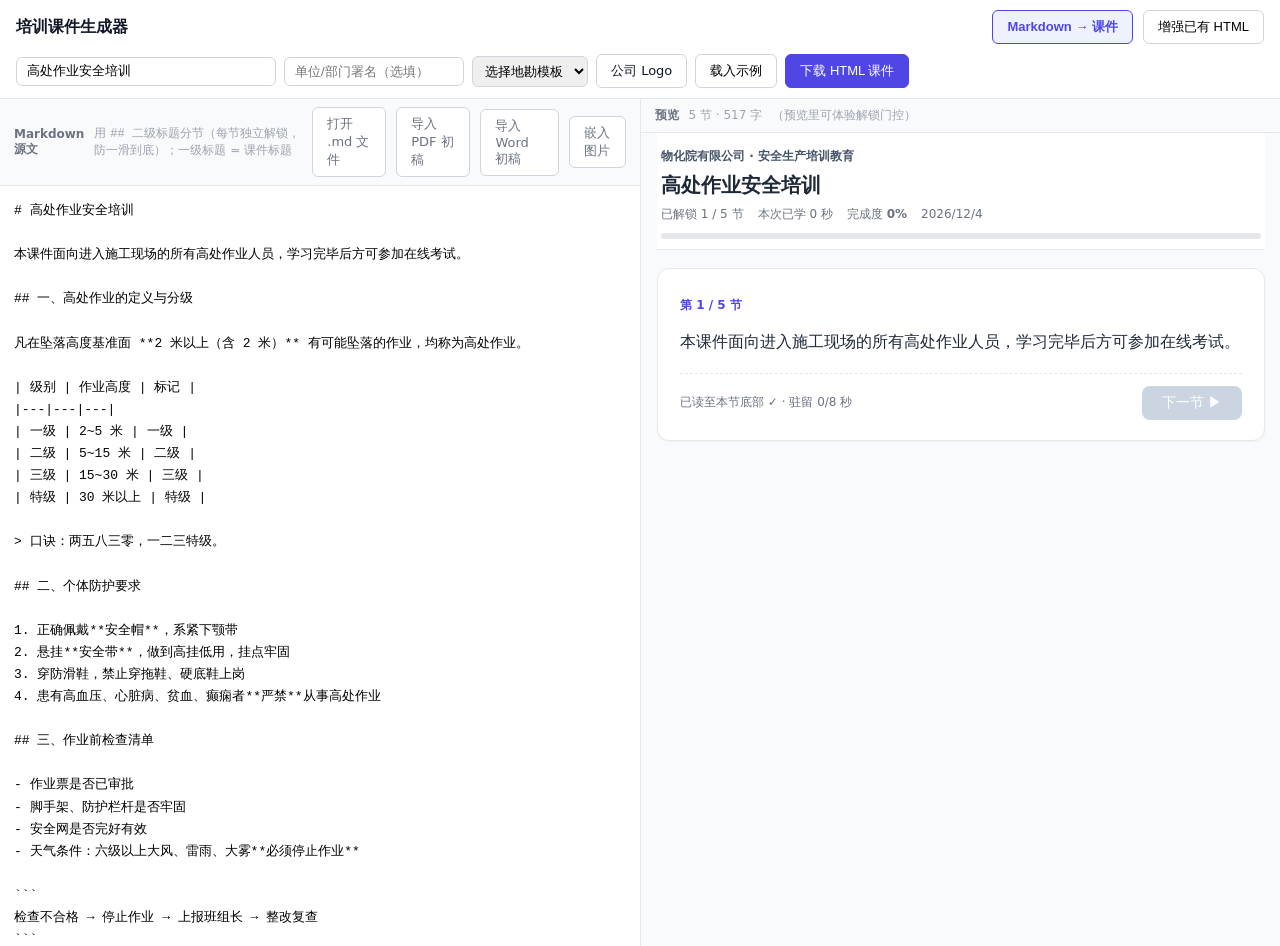
<file: tools/course-generator.html>
<!DOCTYPE html>
<html lang="zh-CN">
<head>
<meta charset="UTF-8">
<meta name="viewport" content="width=device-width, initial-scale=1.0">
<title>培训课件生成器 · Markdown → 单文件 HTML</title>
<style>
  * { box-sizing: border-box; margin: 0; padding: 0; }
  body { font-family: "Microsoft YaHei", system-ui, sans-serif; background: #f3f4f6; color: #111827; }
  .toolbar {
    position: sticky; top: 0; z-index: 10; background: #fff; border-bottom: 1px solid #e5e7eb;
    padding: 10px 16px; display: flex; flex-wrap: wrap; gap: 10px; align-items: center;
  }
  .toolbar h1 { font-size: 16px; margin-right: auto; }
  .toolbar .meta { display: flex; gap: 8px; flex-wrap: wrap; align-items: center; }
  .toolbar input { padding: 6px 10px; border: 1px solid #d1d5db; border-radius: 6px; font-size: 13px; }
  .btn {
    padding: 7px 14px; border-radius: 6px; border: 1px solid #d1d5db; background: #fff;
    font-size: 13px; cursor: pointer;
  }
  .btn-primary { background: #4f46e5; border-color: #4f46e5; color: #fff; }
  .btn-primary:hover { background: #4338ca; }
  .btn:disabled { opacity: .5; cursor: not-allowed; }
  .split { display: flex; height: calc(100vh - 53px); }
  .pane { flex: 1; display: flex; flex-direction: column; min-width: 0; }
  .pane + .pane { border-left: 1px solid #e5e7eb; }
  .pane-head {
    padding: 8px 14px; font-size: 12px; color: #6b7280; background: #f9fafb;
    border-bottom: 1px solid #e5e7eb; display: flex; gap: 10px; align-items: center;
  }
  #md-input {
    flex: 1; border: none; resize: none; padding: 14px; font-size: 13px; line-height: 1.7;
    font-family: Consolas, "Courier New", monospace; outline: none;
  }
  #preview { flex: 1; border: none; background: #fff; }
  .tip { color: #9ca3af; }
  .tab.active { background: #eef2ff; border-color: #4f46e5; color: #4f46e5; font-weight: 600; }
  #html-input {
    flex: 1; border: none; resize: none; padding: 14px; font-size: 12px; line-height: 1.6;
    font-family: Consolas, "Courier New", monospace; outline: none; display: none;
  }
  body.mode-inject #html-input { display: block; }
  body.mode-inject #md-input,
  body.mode-inject #meta-title,
  body.mode-inject #meta-org,
  body.mode-inject #btn-sample,
  body.mode-inject .only-md { display: none; }
  .only-inj { display: none; }
  body.mode-inject .only-inj { display: flex; }
  @media (max-width: 900px) { .split { flex-direction: column; } .pane + .pane { border-left: none; border-top: 1px solid #e5e7eb; } }
</style>
</head>
<body>

<div class="toolbar">
  <h1>培训课件生成器</h1>
  <button class="btn tab active" id="tab-md" onclick="setMode('md')">Markdown → 课件</button>
  <button class="btn tab" id="tab-inject" onclick="setMode('inject')">增强已有 HTML</button>
  <div class="meta">
    <input id="meta-title" placeholder="课件标题（自动取 Markdown 一级标题）" style="width:260px">
    <input id="meta-org" placeholder="单位/部门署名（选填）" style="width:180px">
    <select id="template-select" class="only-md" onchange="loadTemplate(this.value)" aria-label="选择行业课件模板" style="padding:6px 8px;border:1px solid #d1d5db;border-radius:6px;font-size:13px;max-width:170px">
      <option value="">选择地勘模板</option>
      <option value="field">野外作业安全</option>
      <option value="traffic">交通安全</option>
      <option value="disaster">地质灾害防范</option>
      <option value="plateau">高原缺氧防护</option>
      <option value="blasting">爆破作业专项</option>
      <option value="drilling">钻探作业专项</option>
      <option value="electric">临时用电专项</option>
      <option value="confined">有限空间专项</option>
    </select>
    <label class="btn only-md">公司 Logo
      <input type="file" accept="image/png,image/jpeg,image/webp" style="display:none" onchange="setBrandLogo(this)">
    </label>
    <button class="btn" id="btn-sample" onclick="loadSample()">载入示例</button>
    <button class="btn btn-primary" id="btn-download" onclick="downloadHtml()" disabled>下载 HTML 课件</button>
  </div>
</div>

<div class="split">
  <div class="pane">
    <div class="pane-head">
      <b class="only-md">Markdown 源文</b>
      <b class="only-inj">你的 HTML 源码</b>
      <span class="tip only-md">用 <code>## </code> 二级标题分节（每节独立解锁，防一滑到底）；一级标题 = 课件标题</span>
      <span class="tip only-inj">粘贴完整 HTML（含 &lt;/html&gt;）；自动按顶层 h1/h2 切节注入门控，样式原样保留</span>
      <label class="btn only-md" style="margin-left:auto">打开 .md 文件
        <input type="file" accept=".md,.markdown,.txt" style="display:none" onchange="openMdFile(this)">
      </label>
      <label class="btn only-md">导入 PDF 初稿
        <input type="file" accept="application/pdf,.pdf" style="display:none" onchange="openPdfDraft(this)">
      </label>
      <label class="btn only-md">导入 Word 初稿
        <input type="file" accept=".docx,application/vnd.openxmlformats-officedocument.wordprocessingml.document" style="display:none" onchange="openDocxDraft(this)">
      </label>
      <label class="btn only-md">嵌入图片
        <input type="file" accept="image/png,image/jpeg,image/webp" style="display:none" onchange="insertEmbeddedImage(this)">
      </label>
      <label class="btn only-inj" style="margin-left:auto">打开 .html 文件
        <input type="file" accept=".html,.htm" style="display:none" onchange="openHtmlFile(this)">
      </label>
    </div>
    <textarea id="md-input" spellcheck="false" placeholder="# 课件标题

## 第一节 标题

正文……

## 第二节 标题

正文……" oninput="render()"></textarea>
    <textarea id="html-input" spellcheck="false" placeholder="<!DOCTYPE html>
<html>
…你的完整 HTML 源码…
</html>" oninput="render()"></textarea>
  </div>
  <div class="pane">
    <div class="pane-head"><b>预览</b><span class="tip" id="sec-count">—</span><span class="tip">（预览里可体验解锁门控）</span></div>
    <iframe id="preview" title="课件预览"></iframe>
  </div>
</div>

<script>
/* ==========================================================================
 * 培训课件生成器（纯前端，无需服务器）
 * --------------------------------------------------------------------------
 * 输入：Markdown 文本（# 为课件标题，## 为节边界）
 * 输出：单文件响应式 HTML 课件，内嵌运行时：
 *   · 分节门控防"一滑到底"：滚动到本节底部 + 驻留时长达标（按字数自适应，
 *     8s~45s）才能点「下一节」，逐节解锁
 *   · 计时与心跳：可见时累计阅读时长；挂进培训系统时每 20s postMessage
 *     上报宿主（宿主转 training_course_heartbeat 记有效学时，失焦自动暂停）
 *   · 进度/完成上报：已解锁节数 / 总节数，最后一节读完 = 100%
 *   · 双模式：检测到宿主（培训系统 iframe）→ 联机上报；独立打开 → 本地模式
 *     （localStorage 记进度，可离线自学，未来小程序 webview 同理）
 * ========================================================================== */

/* ---------------- Markdown 解析（紧凑实现，够用即可） ---------------- */
function escapeHtml(s) {
  return s.replace(/&/g, '&amp;').replace(/</g, '&lt;').replace(/>/g, '&gt;')
          .replace(/"/g, '&quot;').replace(/'/g, '&#39;');
}
function safeUrl(url, image) {
  const value = String(url || '').trim();
  if (/^https:\/\//i.test(value)) return value;
  if (image && /^data:image\/(png|jpe?g|webp);base64,/i.test(value)) return value;
  return '';
}
function inlineMd(s) {
  s = escapeHtml(s);
  s = s.replace(/`([^`]+)`/g, '<code>$1</code>');
  s = s.replace(/!\[([^\]]*)\]\(([^)\s]+)\)/g, (_, alt, url) => { const safe = safeUrl(url, true); return safe ? `<img src="${safe}" alt="${alt}" style="max-width:100%">` : `<span>${alt || '图片地址无效'}</span>`; });
  s = s.replace(/\[([^\]]+)\]\(([^)\s]+)\)/g, (_, text, url) => { const safe = safeUrl(url, false); return safe ? `<a href="${safe}" target="_blank" rel="noopener noreferrer">${text}</a>` : `<span>${text}</span>`; });
  s = s.replace(/\*\*([^*]+)\*\*/g, '<b>$1</b>');
  s = s.replace(/(^|[^*])\*([^*\n]+)\*/g, '$1<i>$2</i>');
  return s;
}
/* 块级解析：返回 {title, sections:[{title, html}]} */
function parseMarkdown(md) {
  const lines = md.replace(/\r\n/g, '\n').split('\n');
  let title = '';
  const sections = [];
  let cur = null;          // 当前节 {title, blocks:[]}
  let para = [];           // 段落缓冲
  let i = 0;

  const flushPara = () => {
    if (para.length && cur) { cur.blocks.push('<p>' + inlineMd(para.join(' ')) + '</p>'); para = []; }
    else para = [];
  };
  const ensureCur = () => {
    if (!cur) { cur = { title: '', blocks: [] }; }
  };

  while (i < lines.length) {
    const line = lines[i];

    // 围栏代码块
    if (/^```/.test(line.trim())) {
      flushPara(); ensureCur();
      const buf = [];
      i++;
      while (i < lines.length && !/^```/.test(lines[i].trim())) { buf.push(lines[i]); i++; }
      i++;
      cur.blocks.push('<pre><code>' + escapeHtml(buf.join('\n')) + '</code></pre>');
      continue;
    }
    // 表格（| 开头，下一行含 ---）
    if (/^\s*\|.*\|\s*$/.test(line) && i + 1 < lines.length && /^\s*\|[\s:|-]+\|\s*$/.test(lines[i + 1])) {
      flushPara(); ensureCur();
      const cells = h => h.trim().replace(/^\||\|$/g, '').split('|').map(x => x.trim());
      const head = cells(line);
      i += 2;
      const rows = [];
      while (i < lines.length && /^\s*\|.*\|\s*$/.test(lines[i])) { rows.push(cells(lines[i])); i++; }
      cur.blocks.push('<table><thead><tr>' + head.map(h => '<th>' + inlineMd(h) + '</th>').join('') +
        '</tr></thead><tbody>' + rows.map(r => '<tr>' + r.map(c => '<td>' + inlineMd(c) + '</td>').join('') + '</tr>').join('') +
        '</tbody></table>');
      continue;
    }
    // 标题
    const hm = line.match(/^(#{1,4})\s+(.+)$/);
    if (hm) {
      flushPara();
      const level = hm[1].length;
      const text = hm[2].trim();
      if (level === 1 && !title) { title = text; i++; continue; }
      if (level <= 2) {
        if (cur && (cur.blocks.length || cur.title)) sections.push(cur);
        cur = { title: text, blocks: [] };
        i++; continue;
      }
      ensureCur();
      cur.blocks.push('<h' + (level + 1) + '>' + inlineMd(text) + '</h' + (level + 1) + '>');
      i++; continue;
    }
    // 分隔线
    if (/^\s*(-{3,}|\*{3,})\s*$/.test(line)) { flushPara(); ensureCur(); cur.blocks.push('<hr>'); i++; continue; }
    // 引用
    if (/^\s*>\s?/.test(line)) {
      flushPara(); ensureCur();
      const buf = [];
      while (i < lines.length && /^\s*>\s?/.test(lines[i])) { buf.push(lines[i].replace(/^\s*>\s?/, '')); i++; }
      cur.blocks.push('<blockquote>' + buf.map(b => inlineMd(b)).join('<br>') + '</blockquote>');
      continue;
    }
    // 无序列表
    if (/^\s*[-*]\s+/.test(line)) {
      flushPara(); ensureCur();
      const items = [];
      while (i < lines.length && /^\s*[-*]\s+/.test(lines[i])) {
        items.push('<li>' + inlineMd(lines[i].replace(/^\s*[-*]\s+/, '')) + '</li>'); i++;
      }
      cur.blocks.push('<ul>' + items.join('') + '</ul>');
      continue;
    }
    // 有序列表
    if (/^\s*\d+[.、]\s+/.test(line)) {
      flushPara(); ensureCur();
      const items = [];
      while (i < lines.length && /^\s*\d+[.、]\s+/.test(lines[i])) {
        items.push('<li>' + inlineMd(lines[i].replace(/^\s*\d+[.、]\s+/, '')) + '</li>'); i++;
      }
      cur.blocks.push('<ol>' + items.join('') + '</ol>');
      continue;
    }
    // 空行
    if (!line.trim()) { flushPara(); i++; continue; }
    // 普通段落
    ensureCur();
    para.push(line.trim());
    i++;
  }
  flushPara();
  if (cur && (cur.blocks.length || cur.title)) sections.push(cur);

  if (!sections.length) sections.push({ title: '', blocks: ['<p>（空课件）</p>'] });
  return { title: title || '未命名课件', sections };
}

/* ---------------- 课件运行时 JS（嵌入产物文件） ----------------
 * 约束：不使用反引号与 ${}，便于以字符串模板嵌入 */
const RUNTIME_JS = [
'(function () {',
'  "use strict";',
'  var secs = Array.prototype.slice.call(document.querySelectorAll(".cw-sec"));',
'  var N = secs.length;',
'  var total = document.getElementById("cw-total");',
'  var bar = document.getElementById("cw-bar");',
'  var nowLabel = document.getElementById("cw-now");',
'  var studyLabel = document.getElementById("cw-study");',
'  if (!N) return;',
'',
'  /* ---------- 状态 ---------- */',
'  var state = secs.map(function () { return { dwell: 0, bottom: false, done: false }; });',
'  var MAXMS = (window.__CW_CONF && window.__CW_CONF.maxMs) || 45000;',
'  var requiredMs = secs.map(function (sec) {',
'    var bodyEl = sec.querySelector(".cw-sec-body");',
'    var textSrc = bodyEl ? bodyEl.textContent : "";',
'    if (!bodyEl) {   /* 注入模式：节体 = section 自身，剔除门控脚注与注入脚本避免计入字数 */',
'      var clone = sec.cloneNode(true);',
'      var rm = clone.querySelectorAll(".cw-sec-foot, script, style");',
'      for (var rx = 0; rx < rm.length; rx++) rm[rx].remove();',
'      textSrc = clone.textContent;',
'    }',
    '    var words = (textSrc || "").replace(/\\s/g, "").length;',
'    return Math.max(8000, Math.min(MAXMS, Math.round(words / 7.5 * 1000)));  /* 约 450 字/分钟 */',
'  });',
'  var online = false;      /* 宿主握手成功 = 联机模式 */',
'  var totalMs = 0;         /* 累计可见学习时长 */',
'  var hbAccumMs = 0;       /* 距上次心跳的可见时长 */',
'  var lsKey = "tr-course:" + (document.title || "untitled");',
'',
'  /* ---------- 工具 ---------- */',
'  function send(msg) {',
'    msg.source = "tr-courseware";',
'    /* 被嵌在 iframe 里就上报（hello 握手在 online 置位前发出，不能按 online 门控）；',
'       独立打开时 parent === window，静默跳过 */',
'    if (window.parent && window.parent !== window) {',
'      window.parent.postMessage(msg, "*");',
'    }',
'  }',
'  function doneCount() { return state.filter(function (s) { return s.done; }).length; }',
'  function fmt(sec) {',
'    var m = Math.floor(sec / 60), s = Math.round(sec % 60);',
'    return (m ? m + " 分 " : "") + s + " 秒";',
'  }',
'  function saveLocal() {',
'    try {',
'      localStorage.setItem(lsKey, JSON.stringify({',
'        done: doneCount(), dwell: state.map(function (s) { return s.dwell; })',
'      }));',
'    } catch (e) { /* 隐私模式忽略 */ }',
'  }',
'  function refreshHeader() {',
'    var d = doneCount();',
'    var pct = Math.round(d / N * 100);',
'    if (bar) bar.style.width = pct + "%";',
'    if (nowLabel) nowLabel.textContent = "已解锁 " + Math.min(d + 1, N) + " / " + N + " 节";',
'    if (total) total.textContent = pct + "%";',
'  }',
'  function postProgress() {',
'    var d = doneCount();',
'    saveLocal();',
'    send({ type: "progress", progress: Math.round(d / N * 100), position: d });',
'  }',
'',
'  /* ---------- 节门控 ---------- */',
'  function refreshGate(i) {',
'    var s = state[i];',
'    var foot = secs[i].querySelector(".cw-sec-foot");',
'    if (!foot) return;',
'    var btn = foot.querySelector(".cw-btn-next");',
'    var msg = foot.querySelector(".cw-gate-msg");',
'    if (!btn) return;',
'    if (s.done) {',
'      foot.classList.add("cw-done");',
'      msg.textContent = "本节已完成" + (i < N - 1 ? "，可返回复习" : "");',
'      btn.style.display = "none";',
'      return;',
'    }',
'    var needSec = Math.round(requiredMs[i] / 1000);',
'    var gotSec = Math.floor(s.dwell / 1000);',
'    var okDwell = s.dwell >= requiredMs[i];',
'    var okScroll = s.bottom;',
'    btn.disabled = !(okDwell && okScroll);',
'    btn.textContent = i === N - 1 ? "完成学习 ✓" : "下一节 ▶";',
'    var parts = [];',
'    parts.push(okScroll ? "已读至本节底部 ✓" : "请滚动读完本节");',
'    parts.push("驻留 " + Math.min(gotSec, needSec) + "/" + needSec + " 秒" + (okDwell ? " ✓" : ""));',
'    msg.textContent = parts.join(" · ");',
'  }',
'  function unlockNext(i) {',
'    state[i].done = true;',
'    secs[i].classList.add("cw-unlocked");',
'    if (i + 1 < N) {',
'      secs[i + 1].classList.add("cw-unlocked");',
'      setTimeout(function () {',
'        secs[i + 1].scrollIntoView({ behavior: "smooth", block: "start" });',
'      }, 60);',
'    } else {',
'      var done0 = document.getElementById("cw-finish");',
'      if (done0) done0.style.display = "block";',
'    }',
'    refreshHeader(); refreshGate(i);',
'    if (i + 1 < N) refreshGate(i + 1);',
'    postProgress();',
'  }',
'',
'  /* ---------- 滚动与驻留采样 ---------- */',
'  function centerSection() {',
'    var mid = window.innerHeight / 2;',
'    for (var i = 0; i < N; i++) {',
'      var r = secs[i].getBoundingClientRect();',
'      if (r.top <= mid && r.bottom > mid) return i;',
'    }',
'    return -1;',
'  }',
'  /* 底部判定：节底边进入视口即算读到底（短于一屏的节无滚动事件，靠定时采样兜底） */',
'  function checkBottomAll() {',
'    for (var i = 0; i < N; i++) {',
'      if (state[i].bottom) continue;',
'      if (!secs[i].classList.contains("cw-unlocked")) continue;  /* 锁定节不可见，rect 全 0 不能参与判定 */',
'      var r = secs[i].getBoundingClientRect();',
'      if (r.top < window.innerHeight && r.bottom <= window.innerHeight + 80) {',
'        state[i].bottom = true; refreshGate(i);',
'      }',
'    }',
'  }',
'  var scrollTimer = null;',
'  window.addEventListener("scroll", function () {',
'    if (scrollTimer) return;',
'    scrollTimer = setTimeout(function () { scrollTimer = null; checkBottomAll(); }, 200);',
'  }, { passive: true });',
'',
'  setInterval(function () {',
'    if (document.visibilityState !== "visible") return;   /* 失焦/切后台不计时 */',
'    var i = centerSection();',
'    if (i >= 0 && !state[i].done) {',
'      state[i].dwell += 500;',
'      refreshGate(i);',
'    }',
'    checkBottomAll();',
'    totalMs += 500; hbAccumMs += 500;',
'    if (studyLabel && totalMs % 5000 === 0) {',
'      studyLabel.textContent = "本次已学 " + fmt(totalMs / 1000);',
'    }',
'  }, 500);',
'',
'  /* ---------- 心跳：联机模式下每 20s 上报一次有效时长 ---------- */',
'  setInterval(function () {',
'    if (!online || document.visibilityState !== "visible") return;',
'    var delta = Math.floor(hbAccumMs / 1000);',
'    hbAccumMs = 0;',
'    if (delta <= 0) return;',
'    send({ type: "heartbeat", deltaSec: Math.min(delta, 60),',
'           position: doneCount(), progress: Math.round(doneCount() / N * 100) });',
'  }, 20000);',
'',
'  /* ---------- 宿主握手 / 本地恢复 ---------- */',
'  window.addEventListener("message", function (e) {',
'    var d = e.data;',
'    if (!d || d.source !== "tr-host") return;',
'    online = true;',
'    if (d.type === "hello") {',
'      /* 以服务端进度为准：全量重置后再恢复，避免本地旧进度抢先生效 */',
'      for (var i = 0; i < N; i++) {',
'        state[i].done = false;',
'        secs[i].classList.remove("cw-unlocked");',
'      }',
'      var upto = Math.min(d.position || 0, N);',
'      for (var i2 = 0; i2 < upto; i2++) {',
'        state[i2].done = true;',
'        secs[i2].classList.add("cw-unlocked");',
'      }',
'      if (upto < N) secs[upto].classList.add("cw-unlocked");',
'      refreshHeader();',
'      for (var j = 0; j < N; j++) refreshGate(j);',
'      var nxt = secs[upto];',
'      if (upto < N && nxt) nxt.scrollIntoView({ block: "start" });',
'    }',
'    send({ type: "hello-ack", online: true });',
'  });',
'',
'  /* 首节立即解锁（不等 window load）：注入模式下避免锁定 CSS 造成整页闪烁 */',
'  refreshHeader();',
'  for (var j0 = 0; j0 < N; j0++) refreshGate(j0);',
'  secs[0].classList.add("cw-unlocked");',
'',
'  /* 本地模式（独立打开 / 微信直接打开）：从 localStorage 恢复 */',
'  window.addEventListener("load", function () {',
'    if (!online) {',
'      var saved = null;',
'      try { saved = JSON.parse(localStorage.getItem(lsKey) || "null"); } catch (e) {}',
'      if (saved && saved.done > 0) {',
'        var upto = Math.min(saved.done, N);',
'        for (var i = 0; i < upto; i++) {',
'          state[i].done = true; state[i].bottom = true;',
'          if (saved.dwell && saved.dwell[i]) state[i].dwell = saved.dwell[i];',
'          secs[i].classList.add("cw-unlocked");',
'          if (i + 1 < N) secs[i + 1].classList.add("cw-unlocked");',
'        }',
'        refreshHeader();',
'        for (var k = 0; k < N; k++) refreshGate(k);',
'      }',
'      postProgress();   /* 本地落一次盘 */',
'    }',
'    send({ type: "hello" });   /* 请求宿主握手（独立打开时无人应答，静默） */',
'  });',
'',
'  /* 绑定按钮 */',
'  secs.forEach(function (sec, i) {',
'    var btn = sec.querySelector(".cw-btn-next");',
'    if (btn) btn.addEventListener("click", function () { unlockNext(i); });',
'  });',
'})();',
].join('\n');

/* ---------------- 课件 HTML 模板 ---------------- */
function buildCourseHtml(title, sections, org) {
  const body = sections.map((s, i) => {
    const last = i === sections.length - 1;
    return [
      '<section class="cw-sec" data-i="' + i + '">',
      '<div class="cw-sec-head"><span class="cw-sec-no">第 ' + (i + 1) + ' / ' + sections.length + ' 节</span>',
      (s.title ? '<h2>' + inlineMd(s.title) + '</h2>' : ''),
      '</div>',
      '<div class="cw-sec-body">' + s.blocks.join('\n') + '</div>',
      '<div class="cw-sec-foot"><span class="cw-gate-msg">正在读取本节…</span>',
      '<button type="button" class="cw-btn-next" disabled>' + (last ? '完成学习 ✓' : '下一节 ▶') + '</button>',
      '</div>',
      '</section>',
    ].join('\n');
  }).join('\n');

  const css = [
    '*{box-sizing:border-box;margin:0;padding:0}',
    'body{font-family:"Microsoft YaHei",system-ui,-apple-system,sans-serif;color:#1f2937;',
    '  background:#f8fafc;line-height:1.85;font-size:16px}',
    '.cw-wrap{max-width:760px;margin:0 auto;padding:0 16px 80px}',
    '.cw-header{position:sticky;top:0;z-index:9;background:rgba(255,255,255,.96);',
    '  backdrop-filter:blur(4px);border-bottom:1px solid #e5e7eb;padding:12px 4px 10px}',
    '.cw-brand{display:flex;align-items:center;gap:9px;font-size:12px;color:#475569;font-weight:600;margin-bottom:4px}',
    '.cw-brand img{width:28px;height:28px;object-fit:contain;border-radius:4px}',
    '.cw-header h1{font-size:20px;line-height:1.4}',
    '.cw-meta{font-size:12px;color:#6b7280;margin-top:4px;display:flex;gap:14px;flex-wrap:wrap}',
    '.cw-progress{height:6px;background:#e5e7eb;border-radius:3px;margin-top:8px;overflow:hidden}',
    '.cw-progress i{display:block;height:100%;width:0;background:#4f46e5;transition:width .3s}',
    '.cw-sec{display:none;background:#fff;border:1px solid #e5e7eb;border-radius:12px;padding:20px 22px;',
    '  margin-top:18px;box-shadow:0 1px 2px rgba(0,0,0,.04)}',
    '.cw-sec.cw-unlocked{display:block}',
    '.cw-sec-head .cw-sec-no{font-size:12px;color:#4f46e5;font-weight:600}',
    '.cw-sec-head h2{font-size:18px;margin-top:2px;line-height:1.4}',
    '.cw-sec-body h3{font-size:16px;margin:14px 0 6px}',
    '.cw-sec-body h4{font-size:15px;margin:12px 0 4px}',
    '.cw-sec-body p{margin:8px 0;text-align:justify}',
    '.cw-sec-body ul,.cw-sec-body ol{margin:8px 0 8px 22px}',
    '.cw-sec-body li{margin:4px 0}',
    '.cw-sec-body blockquote{border-left:3px solid #4f46e5;background:#eef2ff;',
    '  padding:8px 14px;border-radius:0 8px 8px 0;margin:10px 0;color:#3730a3}',
    '.cw-sec-body pre{background:#0f172a;color:#e2e8f0;padding:12px 14px;border-radius:8px;',
    '  overflow:auto;font-size:13px;margin:10px 0}',
    '.cw-sec-body code{background:#eef2ff;color:#3730a3;padding:1px 5px;border-radius:4px;font-size:.9em}',
    '.cw-sec-body pre code{background:none;color:inherit;padding:0}',
    '.cw-sec-body table{border-collapse:collapse;width:100%;margin:10px 0;font-size:14px}',
    '.cw-sec-body th,.cw-sec-body td{border:1px solid #e5e7eb;padding:6px 10px;text-align:left}',
    '.cw-sec-body th{background:#f9fafb}',
    '.cw-sec-body img{border-radius:8px;border:1px solid #e5e7eb;margin:6px 0}',
    '.cw-sec-body hr{border:none;border-top:1px dashed #d1d5db;margin:14px 0}',
    '.cw-sec-foot{display:flex;align-items:center;justify-content:space-between;gap:12px;',
    '  border-top:1px dashed #e5e7eb;margin-top:16px;padding-top:12px;flex-wrap:wrap}',
    '.cw-gate-msg{font-size:12px;color:#6b7280}',
    '.cw-btn-next{padding:8px 20px;border-radius:8px;border:none;background:#4f46e5;color:#fff;',
    '  font-size:14px;cursor:pointer}',
    '.cw-btn-next:disabled{background:#cbd5e1;cursor:not-allowed}',
    '.cw-sec-foot.cw-done .cw-gate-msg{color:#16a34a;font-weight:600}',
    '#cw-finish{display:none;background:#ecfdf5;border:1px solid #86efac;border-radius:12px;',
    '  padding:16px 20px;margin-top:18px;color:#166534;font-weight:600;text-align:center}',
    '@media (max-width:520px){.cw-sec{padding:14px}.cw-header h1{font-size:17px}}',
    '@media print{.cw-sec{display:block}.cw-sec-foot,.cw-progress{display:none}}',
  ].join('\n');

  const esc = escapeHtml;
  const orgLine = org ? ' · ' + esc(org) : '';
  const brand = brandLogo ? '<img src="' + brandLogo + '" alt="公司 Logo">' : '';
  return [
    '<!DOCTYPE html>',
    '<html lang="zh-CN">',
    '<head>',
    '<meta charset="UTF-8">',
    '<meta name="viewport" content="width=device-width, initial-scale=1.0">',
    '<title>' + esc(title) + '</title>',
    '<style>' + css + '</style>',
    '</head>',
    '<body>',
    '<div class="cw-wrap">',
    '<header class="cw-header">',
    '<div class="cw-brand">' + brand + '<span>物化院有限公司 · 安全生产培训教育</span></div>',
    '<h1>' + esc(title) + '</h1>',
    '<div class="cw-meta"><span id="cw-now">—</span><span id="cw-study">本次已学 0 秒</span>',
    '<span>完成度 <b id="cw-total">0%</b></span><span>' + new Date().toLocaleDateString("zh-CN") + orgLine + '</span></div>',
    '<div class="cw-progress"><i id="cw-bar"></i></div>',
    '</header>',
    body,
    '<div id="cw-finish">🎉 恭喜，全部小节学习完成！本页可关闭或返回培训系统查看完成状态。</div>',
    '</div>',
    '<script>' + RUNTIME_JS + '<\/script>',
    '</body>',
    '</html>',
  ].join('\n');
}

/* ---------------- HTML 增强模式：向已有 HTML 注入控制运行时 ----------------
 * 用户自带精美 HTML → 保留全部样式，注入：
 *   ① 分节门控（顶层 h1/h2 自动切节，逐节解锁防一滑到底）
 *   ② 顶部进度条 + 已学时长（sticky，不干扰原样式）
 *   ③ 心跳/进度 postMessage 协议（与 mine.js 宿主一致）
 * 无顶层 h1/h2 → 整页模式：整页一节，读完+驻留≤10 分钟后完成 */
const INJECT_CSS = [
  '.cw-inj-header{position:sticky;top:0;z-index:9999;background:rgba(255,255,255,.97);',
  '  border-bottom:1px solid #e5e7eb;padding:8px 16px;font-family:"Microsoft YaHei",system-ui,sans-serif;',
  '  font-size:12px;color:#6b7280;box-shadow:0 1px 4px rgba(0,0,0,.06)}',
  '.cw-inj-meta{display:flex;gap:14px;flex-wrap:wrap;align-items:center}',
  '.cw-inj-header .cw-progress{flex:1;min-width:120px;height:6px;background:#e5e7eb;border-radius:3px;',
  '  overflow:hidden;align-self:center;margin:0}',
  '.cw-progress i{display:block;height:100%;width:0;background:#4f46e5;transition:width .3s}',
  '.cw-sec:not(.cw-unlocked){display:none !important}',
  '.cw-sec-foot{display:flex;align-items:center;justify-content:space-between;gap:12px;',
  '  border-top:1px dashed #e5e7eb;margin-top:20px;padding-top:12px;flex-wrap:wrap;',
  '  font-family:"Microsoft YaHei",system-ui,sans-serif}',
  '.cw-gate-msg{font-size:12px;color:#6b7280}',
  '.cw-btn-next{padding:8px 20px;border-radius:8px;border:none;background:#4f46e5;color:#fff;',
  '  font-size:14px;cursor:pointer}',
  '.cw-btn-next:disabled{background:#cbd5e1;cursor:not-allowed}',
  '.cw-sec-foot.cw-done .cw-gate-msg{color:#16a34a;font-weight:600}',
  '#cw-finish{display:none;background:#ecfdf5;border:1px solid #86efac;border-radius:12px;',
  '  padding:16px 20px;margin:18px 16px;color:#166534;font-weight:600;text-align:center;',
  '  font-family:"Microsoft YaHei",system-ui,sans-serif}',
  '@media print{.cw-sec{display:block !important}.cw-sec-foot,.cw-inj-header,#cw-finish{display:none !important}}',
].join('\n');

function enhanceExistingHtml(src) {
  const doc = new DOMParser().parseFromString(src, 'text/html');
  if (!doc.body || !doc.body.textContent.trim()) throw new Error('未解析到页面内容，请确认粘贴的是完整 HTML');
  const body = doc.body;

  /* 重复增强防护：拆掉上次注入的节/脚注/头，恢复原始流再处理 */
  doc.querySelectorAll('.cw-inj-header, .cw-sec-foot, #cw-finish, style[data-cw-inject], script[data-cw-runtime]')
    .forEach(el => el.remove());
  doc.querySelectorAll('.cw-sec').forEach(sec => {
    if (sec.getAttribute('data-cw-pre') === '1') {
      /* 预分节容器：是用户自己的原始元素，只摘掉我们加的类名，不拆结构 */
      sec.classList.remove('cw-sec', 'cw-unlocked');
      sec.removeAttribute('data-cw-pre');
    } else if (sec.tagName === 'SECTION') {
      /* 我们包裹生成的 section：拆开还原 */
      while (sec.firstChild) sec.parentNode.insertBefore(sec.firstChild, sec);
      sec.remove();
    } else {
      sec.classList.remove('cw-sec', 'cw-unlocked');
    }
  });
  body.classList.remove('cw-sec', 'cw-whole');

  const isHead = n => n.nodeType === 1 && /^(H1|H2)$/.test(n.tagName);
  const isEmptyNode = n => n.nodeType === 3 && !n.textContent.trim();
  /* 字数统计：剔除注入物（脚注/脚本/样式）后再数 */
  const textCount = el => {
    const c = el.cloneNode(true);
    c.querySelectorAll('.cw-sec-foot, script, style').forEach(x => x.remove());
    return (c.textContent || '').replace(/\s/g, '').length;
  };
  const buildFoot = () => {
    const foot = doc.createElement('div');
    foot.className = 'cw-sec-foot';
    foot.innerHTML = '<span class="cw-gate-msg">正在读取本节…</span>'
      + '<button type="button" class="cw-btn-next" disabled>下一节 ▶</button>';
    return foot;
  };

  /* ---- 找"节根"容器：直接子元素中含 ≥2 个 h1/h2 的最浅元素（含 body 自身）。
   * 用户的精美 HTML 标题常嵌在 .wrap/.container 类容器里，必须下探 ---- */
  const directHeadCount = el => Array.from(el.children).filter(c => /^(H1|H2)$/.test(c.tagName)).length;
  let root = null;
  if (directHeadCount(body) >= 2) {
    root = body;
  } else {
    const queue = Array.from(body.children);
    while (queue.length && !root) {
      const el = queue.shift();
      if (directHeadCount(el) >= 2) { root = el; break; }
      queue.push(...el.children);
    }
  }

  /* ---- 预分节结构：每个 h1/h2 各自包在自己的 <section>/<div> 容器里
   * （豆包等 AI 生成的 HTML 极常见，如 <section id="overview"><h2>…</h2>…</section> ×N）。
   * 此时不存在"≥2 个直接标题"的容器，上面的 BFS 必然落空。
   * 处理：逐层下探，找"≥2 个直接子容器各自含 h1/h2"的最浅容器，
   * 直接给这些子容器原地上门控（加 cw-sec 类），一个节点都不搬 ---- */
  let preSecs = null;
  if (!root) {
    const subHeads = el => el.querySelectorAll('h1,h2').length;
    const txtLen = el => {
      const c = el.cloneNode(true);
      c.querySelectorAll('script,style').forEach(x => x.remove());
      return (c.textContent || '').replace(/\s/g, '').length;
    };
    let level = [body];   /* 从 body 本身查起：section 们可能就是 body 的直接子元素 */
    while (level.length && !preSecs) {
      const next = [];
      for (const el of level) {
        const withHead = Array.from(el.children).filter(k => subHeads(k) >= 1);
        /* ≥2 个含标题的子容器，且覆盖该层大部分标题、单个容器标题数 ≤3
         *（防止把整个正文容器或导航栏误判成一节） */
        if (withHead.length >= 2 && withHead.every(k => subHeads(k) <= 3)
            && withHead.length >= Math.ceil(subHeads(el) * 0.6)) {
          /* 内容均衡校验：真实分节是"每节都摊到一块内容"，若某个容器独占
           * 大部分正文（如"标题条 + 正文大杂烩"），说明不是预分节结构 */
          const total = withHead.reduce((s, k) => s + txtLen(k), 0);
          if (total > 0 && withHead.every(k => txtLen(k) <= total * 0.6)) {
            root = el; preSecs = withHead; break;
          }
        }
        next.push(...el.children);
      }
      level = next;
    }
  }

  let mode = 'whole', conf = { maxMs: 600000 }, secCount = 1;   /* 默认整页；找到节根才切换分节 */
  if (root && preSecs) {
    /* ---- 分节模式（预分节容器）：用户原始容器直接作节，零搬动 ---- */
    mode = 'sections';
    conf = null;
    preSecs.forEach(sec => {
      sec.classList.add('cw-sec');
      sec.setAttribute('data-cw-pre', '1');
      sec.appendChild(buildFoot());
    });
    secCount = preSecs.length;
  } else if (root && root !== body) {
    /* ---- 分节模式（容器内）：节 section 原地包裹在 root 内部，
     * root 之前/之后的兄弟（封面、页脚）保持原位常驻，布局零破坏 ---- */
    mode = 'sections';
    conf = null;
    const groups = [];
    let cur = { head: null, nodes: [] };
    Array.from(root.childNodes).forEach(n => {
      if (isHead(n)) { groups.push(cur); cur = { head: n, nodes: [] }; }
      else cur.nodes.push(n);
    });
    groups.push(cur);
    /* 标题前的散内容并入下一个标题节开头；尾部散内容并入最后一节 */
    const secsData = [];
    let pending = [];
    groups.forEach(g => {
      if (g.head) { secsData.push({ head: g.head, nodes: [...pending, ...g.nodes] }); pending = []; }
      else pending.push(...g.nodes);
    });
    if (secsData.length) pending.forEach(n => secsData[secsData.length - 1].nodes.push(n));
    const valid = secsData.filter(g => g.head && g.nodes.concat(g.head).some(n => !isEmptyNode(n)));
    root.textContent = '';
    valid.forEach(g => {
      const sec = doc.createElement('section');
      sec.className = 'cw-sec';
      sec.appendChild(g.head);
      g.nodes.forEach(n => sec.appendChild(n));
      sec.appendChild(buildFoot());
      root.appendChild(sec);
    });
    secCount = valid.length;
    if (!secCount) mode = 'whole';
  } else if (root === body) {
    /* ---- 分节模式（body 顶层） ---- */
    mode = 'sections';
    conf = null;
    const groups = [];
    let cur = { head: null, nodes: [] };
    Array.from(body.childNodes).forEach(n => {
      if (isHead(n)) { groups.push(cur); cur = { head: n, nodes: [] }; }
      else cur.nodes.push(n);
    });
    groups.push(cur);
    const secsData = [];
    let pending = [];
    groups.forEach(g => {
      if (g.head) { secsData.push({ head: g.head, nodes: [...pending, ...g.nodes] }); pending = []; }
      else pending.push(...g.nodes);
    });
    if (secsData.length) pending.forEach(n => secsData[secsData.length - 1].nodes.push(n));
    const valid = secsData.filter(g => g.head);
    body.textContent = '';
    valid.forEach(g => {
      const sec = doc.createElement('section');
      sec.className = 'cw-sec';
      sec.appendChild(g.head);
      g.nodes.forEach(n => sec.appendChild(n));
      sec.appendChild(buildFoot());
      body.appendChild(sec);
    });
    secCount = valid.length;
    if (!secCount) mode = 'whole';
  }
  if (mode === 'whole') {
    /* ---- 整页模式：body 即唯一一节 ---- */
    body.classList.add('cw-sec', 'cw-whole');
    body.appendChild(buildFoot());
    body.appendChild(doc.createElement('div')).id = 'cw-finish';
    doc.getElementById('cw-finish').textContent = '🎉 恭喜，本课件学习完成！可关闭本页返回培训系统。';
    conf = { maxMs: 600000 };
    secCount = 1;
  }

  /* 顶部进度条 */
  const hdr = doc.createElement('div');
  hdr.className = 'cw-inj-header';
  hdr.innerHTML = '<div class="cw-inj-meta"><span id="cw-now">—</span>'
    + '<span id="cw-study">本次已学 0 秒</span>'
    + '<span>完成度 <b id="cw-total">0%</b></span></div>'
    + '<div class="cw-progress"><i id="cw-bar"></i></div>';
  body.insertBefore(hdr, body.firstChild);
  /* 完成提示（分节模式） */
  if (mode === 'sections' && !doc.getElementById('cw-finish')) {
    const fin = doc.createElement('div');
    fin.id = 'cw-finish';
    fin.textContent = '🎉 恭喜，全部小节学习完成！可关闭本页返回培训系统。';
    body.appendChild(fin);
  }
  /* 注入样式 + 运行时（data 属性标记便于重复增强时清除） */
  const styleEl = doc.createElement('style');
  styleEl.setAttribute('data-cw-inject', '1');
  styleEl.textContent = INJECT_CSS;
  doc.head.appendChild(styleEl);
  const confEl = doc.createElement('script');
  confEl.textContent = 'window.__CW_CONF=' + JSON.stringify(conf || {}) + ';';
  body.appendChild(confEl);
  const rt = doc.createElement('script');
  rt.setAttribute('data-cw-runtime', '1');
  rt.textContent = RUNTIME_JS;
  body.appendChild(rt);

  /* 每节驻留预览：与运行时同款公式（450 字/分钟，8~45s 自适应），生成时即可告知用户 */
  const secSecs = mode === 'sections'
    ? Array.from(doc.querySelectorAll('section.cw-sec')).map(sec => {
        const c = sec.cloneNode(true);
        c.querySelectorAll('.cw-sec-foot, script, style').forEach(x => x.remove());
        const w = (c.textContent || '').replace(/\s/g, '').length;
        return Math.max(8, Math.min(45, Math.round(w / 7.5)));
      })
    : null;

  return {
    html: '<!DOCTYPE html>\n' + doc.documentElement.outerHTML,
    mode, count: secCount, words: textCount(body), pre: !!preSecs,
    secs: secSecs,
    title: (doc.title || '培训课件').trim(),
  };
}

/* ---------------- 生成器交互 ---------------- */
let currentHtml = '';
let mode = 'md';          /* md = Markdown 模式 | inject = HTML 增强模式 */
let injTitle = '培训课件';
let brandLogo = '';

function setMode(m) {
  mode = m;
  document.body.classList.toggle('mode-inject', m === 'inject');
  document.getElementById('tab-md').classList.toggle('active', m === 'md');
  document.getElementById('tab-inject').classList.toggle('active', m === 'inject');
  render();
}

function render() { if (mode === 'md') renderMd(); else renderInj(); }

function renderMd() {
  const md = document.getElementById('md-input').value;
  const titleInput = document.getElementById('meta-title');
  const org = document.getElementById('meta-org').value.trim();
  if (!titleInput.value || titleInput.dataset.auto !== '0') {
    const m = md.match(/^#\s+(.+)$/m);
    if (m) { titleInput.value = m[1].trim(); titleInput.dataset.auto = '1'; }
  }
  const parsed = parseMarkdown(md);
  const title = titleInput.value.trim() || parsed.title;
  currentHtml = buildCourseHtml(title, parsed.sections, org);
  document.getElementById('preview').srcdoc = currentHtml;
  document.getElementById('sec-count').textContent =
    parsed.sections.length + ' 节 · ' + md.replace(/\s/g, '').length + ' 字';
  document.getElementById('btn-download').disabled = !md.trim();
}

function renderInj() {
  const src = document.getElementById('html-input').value;
  const info = document.getElementById('sec-count');
  const btn = document.getElementById('btn-download');
  if (!src.trim()) {
    currentHtml = ''; btn.disabled = true;
    info.textContent = '粘贴完整 HTML 源码（含 </html>），或点右侧打开 .html 文件';
    return;
  }
  try {
    const r = enhanceExistingHtml(src);
    currentHtml = r.html;
    injTitle = r.title;
    document.getElementById('preview').srcdoc = currentHtml;
    const dwellDesc = r.secs && r.secs.length <= 12
      ? '（各节驻留 ' + r.secs.join('/') + ' 秒）'
      : (r.secs ? '（各节驻留 ' + Math.min.apply(null, r.secs) + '~' + Math.max.apply(null, r.secs) + ' 秒）' : '');
    info.textContent = r.mode === 'sections'
      ? (r.pre
          ? '分节模式 · 检测到预分节结构（' + r.count + ' 个章节容器各含一个标题）→ ' + r.count + ' 节逐节解锁，全文约 ' + r.words + ' 字，驻留 8~45 秒/节按字数自适应（450 字/分钟）' + dwellDesc
          : '分节模式 · 检测到 ' + r.count + ' 个顶层标题 → ' + r.count + ' 节逐节解锁，全文约 ' + r.words + ' 字，驻留 8~45 秒/节按字数自适应（450 字/分钟）' + dwellDesc)
      : '整页模式 · 未检测到可分节的标题结构 → 整页一节：读到底 + 驻留约 ' + Math.min(600, Math.round(r.words / 7.5)) + ' 秒后完成（要分节请把各章标题放进各自独立的 <section> 容器，或并列放在同一容器下）';
    btn.disabled = false;
  } catch (e) {
    currentHtml = ''; btn.disabled = true;
    info.textContent = '解析失败：' + e.message;
  }
}
document.getElementById('meta-title').addEventListener('input', function () { this.dataset.auto = '0'; render(); });
document.getElementById('meta-org').addEventListener('input', render);

function downloadHtml() {
  const name = (mode === 'md'
    ? (document.getElementById('meta-title').value.trim() || '培训课件')
    : injTitle + '（增强版）') + '.html';   /* 加后缀防止与原始文件同名混淆 */
  const blob = new Blob([currentHtml], { type: 'text/html;charset=utf-8' });
  const a = document.createElement('a');
  a.href = URL.createObjectURL(blob);
  a.download = name;
  a.click();
  URL.revokeObjectURL(a.href);
}

function openFileAsText(input, cb) {
  const f = input.files[0];
  if (!f) return;
  const reader = new FileReader();
  reader.onload = () => cb(reader.result);
  reader.readAsText(f, 'utf-8');
  input.value = '';
}

function openMdFile(input) {
  openFileAsText(input, (text) => {
    document.getElementById('md-input').value = text;
    const t = document.getElementById('meta-title');
    t.value = ''; t.dataset.auto = '1';
    render();
  });
}

async function pdfLibForDraft() {
  if (window.pdfjsLib) return window.pdfjsLib;
  try {
    if (window.parent && window.parent.pdfjsLib) return window.parent.pdfjsLib;
  } catch (_) {}
  await new Promise((resolve, reject) => {
    const s = document.createElement('script');
    s.src = '../vendor/pdf.min.js'; s.onload = resolve; s.onerror = reject;
    document.head.appendChild(s);
  });
  if (!window.pdfjsLib) throw new Error('PDF 解析组件加载失败');
  return window.pdfjsLib;
}

async function openPdfDraft(input) {
  const file = input.files && input.files[0];
  input.value = '';
  if (!file) return;
  if (file.size > 30 * 1024 * 1024) { alert('PDF 文件不能超过 30MB，请拆分后导入。'); return; }
  const info = document.getElementById('sec-count');
  info.textContent = '正在本地提取 PDF 文字，请稍候…';
  try {
    const lib = await pdfLibForDraft();
    lib.GlobalWorkerOptions.workerSrc = '../vendor/pdf.worker.min.js';
    const doc = await lib.getDocument({ data: await file.arrayBuffer() }).promise;
    const sections = [];
    for (let n = 1; n <= doc.numPages; n++) {
      const page = await doc.getPage(n);
      const content = await page.getTextContent();
      const text = content.items.map(item => item.str || '').join(' ').replace(/\s+/g, ' ').trim();
      if (text) sections.push('## 第 ' + n + ' 页\n\n' + text);
    }
    if (!sections.length) throw new Error('未能提取文字。该 PDF 可能是扫描件，请先进行文字识别，或改用手工粘贴内容。');
    const base = file.name.replace(/\.pdf$/i, '') || '培训课件';
    document.getElementById('md-input').value = '# ' + base + '\n\n> 以下内容由本机从 PDF 提取为可编辑初稿。请补充项目风险、现场照片/插图和应急联系方式后再提交审核。\n\n' + sections.join('\n\n');
    const t = document.getElementById('meta-title');
    t.value = ''; t.dataset.auto = '1';
    render();
  } catch (e) {
    info.textContent = 'PDF 导入失败：' + (e && e.message ? e.message : e);
  }
}

async function docxDocumentXml(file) {
  const bytes = new Uint8Array(await file.arrayBuffer());
  const view = new DataView(bytes.buffer, bytes.byteOffset, bytes.byteLength);
  let eocd = -1;
  for (let i = bytes.length - 22; i >= Math.max(0, bytes.length - 65557); i--) {
    if (view.getUint32(i, true) === 0x06054b50) { eocd = i; break; }
  }
  if (eocd < 0) throw new Error('不是有效的 .docx 文件');
  let at = view.getUint32(eocd + 16, true);
  const count = view.getUint16(eocd + 10, true);
  for (let n = 0; n < count; n++) {
    if (view.getUint32(at, true) !== 0x02014b50) throw new Error('Word 文件目录损坏');
    const method = view.getUint16(at + 10, true), compressed = view.getUint32(at + 20, true);
    const nameLen = view.getUint16(at + 28, true), extraLen = view.getUint16(at + 30, true), commentLen = view.getUint16(at + 32, true);
    const name = new TextDecoder().decode(bytes.slice(at + 46, at + 46 + nameLen));
    const local = view.getUint32(at + 42, true);
    if (name === 'word/document.xml') {
      if (view.getUint32(local, true) !== 0x04034b50) throw new Error('Word 正文位置无效');
      const localNameLen = view.getUint16(local + 26, true), localExtraLen = view.getUint16(local + 28, true);
      const data = bytes.slice(local + 30 + localNameLen + localExtraLen, local + 30 + localNameLen + localExtraLen + compressed);
      if (method === 0) return new TextDecoder().decode(data);
      if (method === 8 && typeof DecompressionStream !== 'undefined') {
        const stream = new Blob([data]).stream().pipeThrough(new DecompressionStream('deflate-raw'));
        return new TextDecoder().decode(new Uint8Array(await new Response(stream).arrayBuffer()));
      }
      throw new Error('当前浏览器不支持解压此 Word 文件，请使用较新的 Chrome、Edge 或微信内置浏览器');
    }
    at += 46 + nameLen + extraLen + commentLen;
  }
  throw new Error('Word 文件中没有找到正文内容');
}

async function openDocxDraft(input) {
  const file = input.files && input.files[0];
  input.value = '';
  if (!file) return;
  if (file.size > 30 * 1024 * 1024) { alert('Word 文件不能超过 30MB，请拆分后导入。'); return; }
  const info = document.getElementById('sec-count');
  info.textContent = '正在本地读取 Word 正文，请稍候…';
  try {
    const xml = await docxDocumentXml(file);
    const doc = new DOMParser().parseFromString(xml, 'application/xml');
    if (doc.querySelector('parsererror')) throw new Error('Word 正文解析失败');
    const ns = 'http://schemas.openxmlformats.org/wordprocessingml/2006/main';
    let usedTitle = false;
    const lines = [];
    Array.from(doc.getElementsByTagNameNS(ns, 'p')).forEach(p => {
      const text = (p.textContent || '').replace(/\s+/g, ' ').trim();
      if (!text) return;
      const style = p.getElementsByTagNameNS(ns, 'pStyle')[0]?.getAttributeNS(ns, 'val') || '';
      if (/heading\s*1|标题\s*1/i.test(style) && !usedTitle) { lines.push('# ' + text); usedTitle = true; }
      else if (/heading|标题/i.test(style)) lines.push('## ' + text);
      else lines.push(text);
    });
    if (!lines.length) throw new Error('未能从 Word 中读到正文。请确认文件不是扫描图片或受密码保护。');
    const base = file.name.replace(/\.docx$/i, '') || '培训课件';
    if (!usedTitle) lines.unshift('# ' + base);
    lines.splice(1, 0, '', '> 以下内容由本机从 Word 提取为可编辑初稿。图片、复杂表格和版式需人工补充；请结合项目风险、现场照片和应急联系方式完善后再提交审核。');
    document.getElementById('md-input').value = lines.join('\n\n');
    const t = document.getElementById('meta-title');
    t.value = ''; t.dataset.auto = '1';
    render();
  } catch (e) {
    info.textContent = 'Word 导入失败：' + (e && e.message ? e.message : e);
  }
}

function insertEmbeddedImage(input) {
  const file = input.files && input.files[0];
  input.value = '';
  if (!file) return;
  if (!['image/png', 'image/jpeg', 'image/webp'].includes(file.type)) { alert('请选择 PNG、JPG 或 WEBP 图片。'); return; }
  if (file.size > 2 * 1024 * 1024) { alert('单张图片不能超过 2MB。请先压缩图片，避免课件在现场下载过慢。'); return; }
  const reader = new FileReader();
  reader.onload = () => {
    const area = document.getElementById('md-input');
    const label = (file.name || '安全提示图').replace(/\.[^.]+$/, '').replace(/[\[\]]/g, '');
    const line = '\n\n![' + label + '](' + reader.result + ')\n\n> 图片说明：请填写这张图片对应的作业风险、禁止事项或正确操作要求。\n';
    const start = area.selectionStart || 0, end = area.selectionEnd || start;
    area.value = area.value.slice(0, start) + line + area.value.slice(end);
    area.selectionStart = area.selectionEnd = start + line.length;
    area.focus(); render();
  };
  reader.readAsDataURL(file);
}

function openHtmlFile(input) {
  openFileAsText(input, (text) => {
    document.getElementById('html-input').value = text;
    render();
  });
}

function loadSample() {
  document.getElementById('md-input').value = SAMPLE_MD;
  const t = document.getElementById('meta-title');
  t.value = ''; t.dataset.auto = '1';
  render();
}

function loadTemplate(key) {
  if (!key || !COURSE_TEMPLATES[key]) return;
  document.getElementById('md-input').value = COURSE_TEMPLATES[key];
  const t = document.getElementById('meta-title');
  t.value = ''; t.dataset.auto = '1';
  render();
}

function setBrandLogo(input) {
  const file = input.files && input.files[0];
  input.value = '';
  if (!file) return;
  if (!['image/png', 'image/jpeg', 'image/webp'].includes(file.type)) { alert('公司 Logo 请使用 PNG、JPG 或 WEBP。'); return; }
  if (file.size > 512 * 1024) { alert('公司 Logo 不能超过 512KB，请先压缩后再使用。'); return; }
  const reader = new FileReader();
  reader.onload = () => { brandLogo = reader.result; render(); };
  reader.readAsDataURL(file);
}

/* ---------------- 内置示例 ---------------- */
const SAMPLE_MD = [
'# 高处作业安全培训',
'',
'本课件面向进入施工现场的所有高处作业人员，学习完毕后方可参加在线考试。',
'',
'## 一、高处作业的定义与分级',
'',
'凡在坠落高度基准面 **2 米以上（含 2 米）** 有可能坠落的作业，均称为高处作业。',
'',
'| 级别 | 作业高度 | 标记 |',
'|---|---|---|',
'| 一级 | 2~5 米 | 一级 |',
'| 二级 | 5~15 米 | 二级 |',
'| 三级 | 15~30 米 | 三级 |',
'| 特级 | 30 米以上 | 特级 |',
'',
'> 口诀：两五八三零，一二三特级。',
'',
'## 二、个体防护要求',
'',
'1. 正确佩戴**安全帽**，系紧下颚带',
'2. 悬挂**安全带**，做到高挂低用，挂点牢固',
'3. 穿防滑鞋，禁止穿拖鞋、硬底鞋上岗',
'4. 患有高血压、心脏病、贫血、癫痫者**严禁**从事高处作业',
'',
'## 三、作业前检查清单',
'',
'- 作业票是否已审批',
'- 脚手架、防护栏杆是否牢固',
'- 安全网是否完好有效',
'- 天气条件：六级以上大风、雷雨、大雾**必须停止作业**',
'',
'```',
'检查不合格 → 停止作业 → 上报班组长 → 整改复查',
'```',
'',
'## 四、事故案例警示',
'',
'某项目一名工人未系安全带在 6 米高屋面临边作业，失足坠落身亡。',
'',
'* 教训一：安全带就是生命带，2 米以上必须挂设',
'* 教训二：班前交底不能走过场',
'* 教训三：临边防护缺失时任何人有权停止作业',
'',
'---',
'',
'学习完以上四节内容后，请返回培训系统开始考试。祝考试顺利！',
].join('\n');

/* 地质勘查行业专项模板：内容为可编辑初稿，发布前须由对应负责人核实项目风险与制度要求。 */
const courseTemplate = (title, audience, risks, before, during, emergency, illustration) => [
  '# ' + title,
  '',
  '适用人员：' + audience + '。本课件为项目安全教育初稿，须结合当天作业区域、天气、设备和应急电话补充后签发。',
  '',
  '## 一、作业风险识别',
  '',
  '> 图示建议：' + illustration + '。可在此处替换为项目现场照片、平面图或简洁安全插画。',
  '',
  risks.map((x, i) => (i + 1) + '. ' + x).join('\n'),
  '',
  '## 二、作业前必须确认',
  '',
  before.map(x => '- ' + x).join('\n'),
  '',
  '## 三、作业过程控制',
  '',
  during.map(x => '- ' + x).join('\n'),
  '',
  '## 四、异常情况与应急处置',
  '',
  emergency.map((x, i) => (i + 1) + '. ' + x).join('\n'),
  '',
  '```',
  '发现险情 → 立即停止作业 → 撤离至安全区域 → 报告项目负责人/安全员 → 现场确认后再恢复',
  '```',
  '',
  '## 五、学习确认',
  '',
  '我已了解本专项作业风险、禁止事项和应急要求。现场条件发生变化时，应重新进行安全交底。',
].join('\n');

const COURSE_TEMPLATES = {
  field: courseTemplate('野外地质勘查作业安全教育', '野外地质调查、测绘、采样和辅助人员', ['迷路、失联与通信盲区', '滑坠、落石、涉水和野生环境风险', '突发天气、雷电和低温失温'], ['查看天气预警、路线和撤离点', '两人及以上结伴作业，明确联络时点', '检查定位、通信、照明、饮水、急救包和个人防护用品'], ['严禁单独进入未踏勘区域', '陡坡、危岩、河沟边保持安全距离', '雷雨、大风、能见度不足时停止野外作业'], ['失联超过约定时间立即启动联络与搜寻程序', '遇强对流天气就近避险，不在孤立高处停留', '受伤后先止血、保温、呼救并报告位置'], '山地路线、落石警戒和结伴作业示意图'),
  traffic: courseTemplate('野外项目交通安全教育', '项目驾驶员、乘车人员和用车管理人员', ['山区弯急坡陡、临水临崖和道路湿滑', '疲劳驾驶、超员超载与夜间行车', '施工便道会车、倒车盲区和车辆故障'], ['确认车辆年检、保险、制动、轮胎和灭火器有效', '驾驶员休息充分，严禁酒后、疲劳驾驶', '出车前登记路线、人员、预计到达时间'], ['全员系安全带，车辆行驶中禁止站立和催促驾驶员', '山路减速鸣笛，夜间和恶劣天气主动停驶', '倒车必须观察盲区，必要时安排专人指挥'], ['发生事故先停车、警示、救人并报警', '车辆故障驶离行车道或设置警示，人员转移至安全处', '通信受限时按出车登记路线组织联络'], '山区道路、系安全带和倒车指挥插画'),
  disaster: courseTemplate('地质灾害风险防范教育', '进入山区、沟谷、边坡和地灾隐患点作业人员', ['滑坡、崩塌、泥石流和落石', '强降雨后边坡失稳与沟谷涨水', '临时驻地、营地选址不当'], ['确认地灾风险点、气象预警和撤离路线', '避开沟口、陡崖下、危岩体和松散堆积体', '落实雨季值守和预警信息接收人员'], ['发现裂缝扩大、滚石、浑水突涨等征兆立即撤离', '降雨期间不进入沟谷、陡坡和高边坡下方', '不得在灾害隐患区域停留、搭帐篷或停放车辆'], ['按预定路线向高处、开阔稳定区域撤离', '清点人员并报告最后已知位置', '未经专业评估不得擅自返回危险区域'], '滑坡裂缝、沟谷避险和撤离路线示意图'),
  plateau: courseTemplate('高原缺氧与高寒作业安全教育', '高海拔地区野外作业、驾驶和后勤保障人员', ['急性高原反应、低氧和失温', '强紫外线、昼夜温差与脱水', '体力透支和既往疾病诱发风险'], ['健康状况如实申报，必要时进行医学评估', '配备氧气、保温衣物、防晒用品和饮水', '安排逐步适应，避免到达后立即高强度作业'], ['出现头痛、胸闷、呼吸困难应立即停止作业', '按要求补水、保暖、防晒，严禁饮酒', '避免单独行动，互相观察精神和身体状态'], ['疑似严重高原反应立即吸氧、保暖并下撤', '保持通信，联系医疗救援和项目负责人', '不得让症状人员独自驾驶或继续高强度作业'], '高原分层着装、氧气使用和同伴观察插画'),
  blasting: courseTemplate('爆破作业专项安全教育', '爆破作业人员、警戒人员及相关管理人员', ['爆炸物品储存、领取、运输和退库风险', '盲炮、飞石、冲击波和警戒失效', '无证上岗、违章装药和违规起爆'], ['核验爆破作业证、作业方案和审批手续', '明确警戒范围、信号、人员清点和撤离路线', '检查器材、通讯和现场无关人员清退情况'], ['严格按方案装药、连线和起爆，禁止擅自变更', '警戒未落实、人员未清点不得起爆', '盲炮处理必须由专职爆破人员按规程执行'], ['误爆或异常立即停止作业、维持警戒并报告', '盲炮未处理前不得进入警戒区', '发生伤害按应急预案救援，保护现场'], '爆破警戒线、起爆信号和撤离方向插画'),
  drilling: courseTemplate('钻探作业专项安全教育', '钻探机长、班组成员、辅助工及现场管理人员', ['钻机倾覆、机械卷入和高处坠落', '孔口坠落、岩芯管摆动和起吊伤害', '夜间作业、临时用电和恶劣天气风险'], ['检查钻机基础、塔架、钢丝绳和防护装置', '确认孔口围护、作业区警戒和吊装指挥', '穿戴安全帽、防滑鞋和适合作业的紧身服装'], ['设备运转时严禁跨越、清理和触碰转动部位', '起下钻、吊装时人员避开受力方向和吊物下方', '大风、雷雨、照明不足时按规定停止作业'], ['机械异常立即停机、断电、挂牌后检修', '发生卡钻、断绳等情况按专项方案处置', '人员受伤先停机、隔离危险源并组织救援'], '钻机危险区域、孔口防护和吊装禁入示意图'),
  electric: courseTemplate('施工临时用电专项安全教育', '电工、设备操作人员和使用临时用电的作业人员', ['触电、短路、漏电和电气火灾', '电缆破损、私拉乱接和雨天用电', '带电检修和非电工操作'], ['核验电工证、配电箱标识和漏电保护器', '检查电缆绝缘、接地、架设和防雨措施', '明确停送电联系人和检修挂牌流程'], ['一机一闸一漏保，严禁私拉乱接', '潮湿环境使用安全电压和合格防护用品', '任何检修先断电、验电、挂标识，禁止带电作业'], ['发现触电先断电或用绝缘物使其脱离电源', '触电人员无反应时立即呼救并实施急救', '电气火灾使用适用灭火器，禁止直接泼水'], '三级配电、漏电保护和触电急救步骤插画'),
  confined: courseTemplate('有限空间作业专项安全教育', '有限空间作业人员、监护人员、检测人员和救援人员', ['缺氧、中毒、窒息、燃爆和淹溺', '盲目施救导致伤亡扩大', '通风、检测、监护和救援准备不足'], ['办理作业许可，明确作业、监护和救援人员', '检测氧气、有毒有害气体和可燃气体', '落实强制通风、隔离、照明、通讯和救援装备'], ['全程持续监护，监护人不得擅离岗位', '检测不合格或报警时立即撤离', '严禁无防护进入施救，严禁使用不防爆设备'], ['发现人员不适立即停止作业并撤离', '先通风、报警，使用符合要求的救援装备施救', '救援后保护现场并如实报告'], '有限空间检测、监护与非盲目施救插画'),
};

/* 初始渲染：默认载入示例，所见即所得 */
document.getElementById('md-input').value = SAMPLE_MD;
render();
</script>
</body>
</html>
</file>
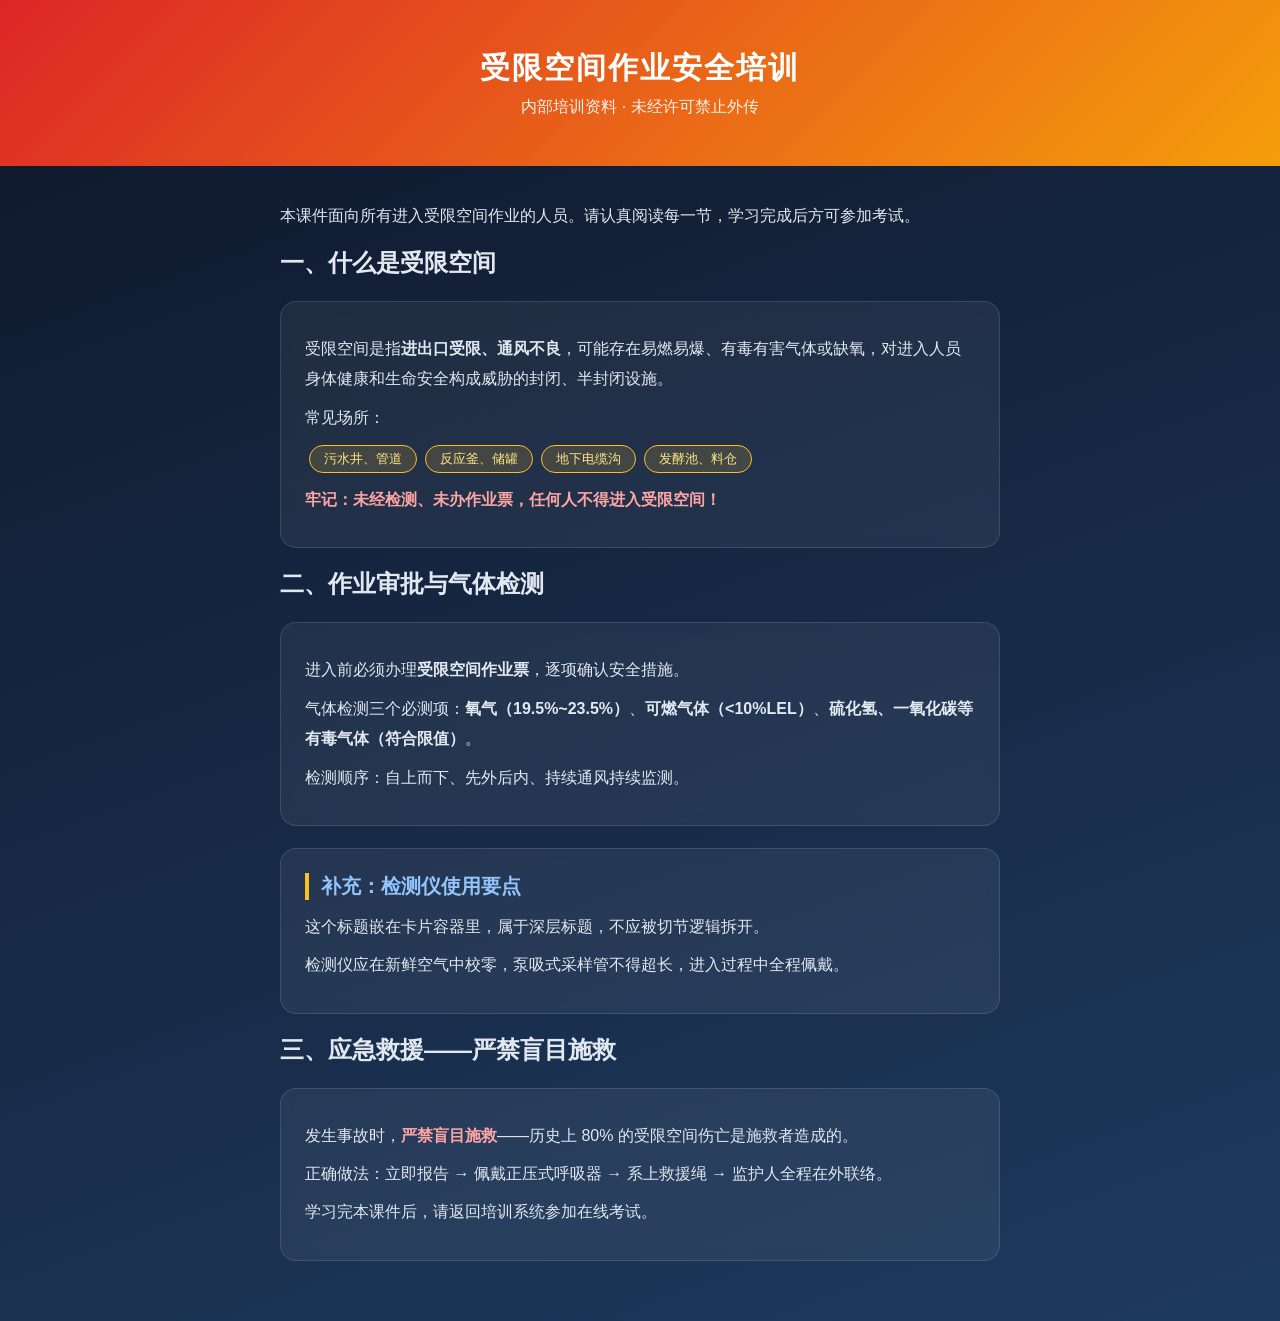
<file: tests/e2e/fancy-course-sample.html>
<!DOCTYPE html>
<html lang="zh-CN">
<head>
<meta charset="UTF-8">
<title>受限空间作业安全培训（精美版）</title>
<style>
  body{margin:0;font-family:"Microsoft YaHei",sans-serif;background:linear-gradient(160deg,#0f172a,#1e3a5f);color:#e2e8f0}
  .hero{padding:48px 24px;text-align:center;background:linear-gradient(135deg,#dc2626,#f59e0b);color:#fff}
  .hero h1{margin:0;font-size:30px;letter-spacing:2px}
  .hero p{margin:8px 0 0;opacity:.9}
  .wrap{max-width:720px;margin:0 auto;padding:24px 20px 60px}
  .card{background:rgba(255,255,255,.06);border:1px solid rgba(255,255,255,.12);border-radius:16px;padding:24px;margin-top:22px;backdrop-filter:blur(6px)}
  .card h2{margin:0 0 12px;color:#fbbf24;font-size:20px;border-left:4px solid #fbbf24;padding-left:12px}
  .card p{line-height:1.9;margin:8px 0}
  .danger{color:#fca5a5;font-weight:700}
  .pill{display:inline-block;background:rgba(251,191,36,.15);border:1px solid #fbbf24;border-radius:999px;padding:4px 14px;margin:4px;font-size:13px;color:#fde68a}
  .deep h2{color:#93c5fd}   /* 深层容器里的标题：不应参与切节 */
</style>
</head>
<body>
<div class="hero"><h1>受限空间作业安全培训</h1><p>内部培训资料 · 未经许可禁止外传</p></div>
<div class="wrap">

<p>本课件面向所有进入受限空间作业的人员。请认真阅读每一节，学习完成后方可参加考试。</p>

<h2>一、什么是受限空间</h2>
<div class="card">
<p>受限空间是指<strong>进出口受限、通风不良</strong>，可能存在易燃易爆、有毒有害气体或缺氧，对进入人员身体健康和生命安全构成威胁的封闭、半封闭设施。</p>
<p>常见场所：</p>
<span class="pill">污水井、管道</span><span class="pill">反应釜、储罐</span><span class="pill">地下电缆沟</span><span class="pill">发酵池、料仓</span>
<p class="danger">牢记：未经检测、未办作业票，任何人不得进入受限空间！</p>
</div>

<h2>二、作业审批与气体检测</h2>
<div class="card">
<p>进入前必须办理<strong>受限空间作业票</strong>，逐项确认安全措施。</p>
<p>气体检测三个必测项：<b>氧气（19.5%~23.5%）</b>、<b>可燃气体（&lt;10%LEL）</b>、<b>硫化氢、一氧化碳等有毒气体（符合限值）</b>。</p>
<p>检测顺序：自上而下、先外后内、持续通风持续监测。</p>
</div>

<div class="card deep">
<h2>补充：检测仪使用要点</h2>
<p>这个标题嵌在卡片容器里，属于深层标题，不应被切节逻辑拆开。</p>
<p>检测仪应在新鲜空气中校零，泵吸式采样管不得超长，进入过程中全程佩戴。</p>
</div>

<h2>三、应急救援——严禁盲目施救</h2>
<div class="card">
<p>发生事故时，<span class="danger">严禁盲目施救</span>——历史上 80% 的受限空间伤亡是施救者造成的。</p>
<p>正确做法：立即报告 → 佩戴正压式呼吸器 → 系上救援绳 → 监护人全程在外联络。</p>
<p>学习完本课件后，请返回培训系统参加在线考试。</p>
</div>

</div>
</body>
</html>
</file>
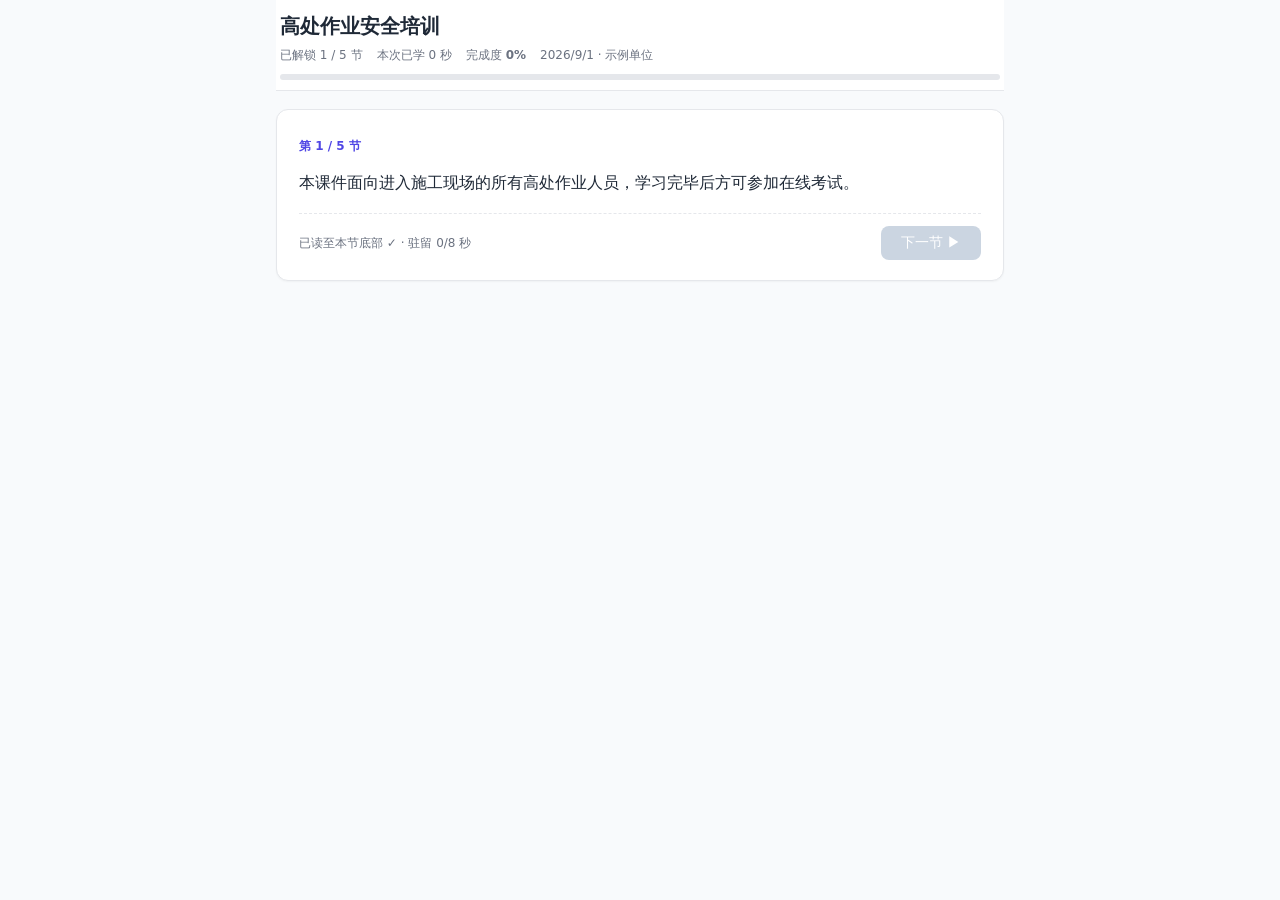
<file: tests/e2e/sample-courseware.html>
<!DOCTYPE html>
<html lang="zh-CN">
<head>
<meta charset="UTF-8">
<meta name="viewport" content="width=device-width, initial-scale=1.0">
<title>高处作业安全培训</title>
<style>*{box-sizing:border-box;margin:0;padding:0}
body{font-family:"Microsoft YaHei",system-ui,-apple-system,sans-serif;color:#1f2937;
  background:#f8fafc;line-height:1.85;font-size:16px}
.cw-wrap{max-width:760px;margin:0 auto;padding:0 16px 80px}
.cw-header{position:sticky;top:0;z-index:9;background:rgba(255,255,255,.96);
  backdrop-filter:blur(4px);border-bottom:1px solid #e5e7eb;padding:12px 4px 10px}
.cw-header h1{font-size:20px;line-height:1.4}
.cw-meta{font-size:12px;color:#6b7280;margin-top:4px;display:flex;gap:14px;flex-wrap:wrap}
.cw-progress{height:6px;background:#e5e7eb;border-radius:3px;margin-top:8px;overflow:hidden}
.cw-progress i{display:block;height:100%;width:0;background:#4f46e5;transition:width .3s}
.cw-sec{display:none;background:#fff;border:1px solid #e5e7eb;border-radius:12px;padding:20px 22px;
  margin-top:18px;box-shadow:0 1px 2px rgba(0,0,0,.04)}
.cw-sec.cw-unlocked{display:block}
.cw-sec-head .cw-sec-no{font-size:12px;color:#4f46e5;font-weight:600}
.cw-sec-head h2{font-size:18px;margin-top:2px;line-height:1.4}
.cw-sec-body h3{font-size:16px;margin:14px 0 6px}
.cw-sec-body h4{font-size:15px;margin:12px 0 4px}
.cw-sec-body p{margin:8px 0;text-align:justify}
.cw-sec-body ul,.cw-sec-body ol{margin:8px 0 8px 22px}
.cw-sec-body li{margin:4px 0}
.cw-sec-body blockquote{border-left:3px solid #4f46e5;background:#eef2ff;
  padding:8px 14px;border-radius:0 8px 8px 0;margin:10px 0;color:#3730a3}
.cw-sec-body pre{background:#0f172a;color:#e2e8f0;padding:12px 14px;border-radius:8px;
  overflow:auto;font-size:13px;margin:10px 0}
.cw-sec-body code{background:#eef2ff;color:#3730a3;padding:1px 5px;border-radius:4px;font-size:.9em}
.cw-sec-body pre code{background:none;color:inherit;padding:0}
.cw-sec-body table{border-collapse:collapse;width:100%;margin:10px 0;font-size:14px}
.cw-sec-body th,.cw-sec-body td{border:1px solid #e5e7eb;padding:6px 10px;text-align:left}
.cw-sec-body th{background:#f9fafb}
.cw-sec-body img{border-radius:8px;border:1px solid #e5e7eb;margin:6px 0}
.cw-sec-body hr{border:none;border-top:1px dashed #d1d5db;margin:14px 0}
.cw-sec-foot{display:flex;align-items:center;justify-content:space-between;gap:12px;
  border-top:1px dashed #e5e7eb;margin-top:16px;padding-top:12px;flex-wrap:wrap}
.cw-gate-msg{font-size:12px;color:#6b7280}
.cw-btn-next{padding:8px 20px;border-radius:8px;border:none;background:#4f46e5;color:#fff;
  font-size:14px;cursor:pointer}
.cw-btn-next:disabled{background:#cbd5e1;cursor:not-allowed}
.cw-sec-foot.cw-done .cw-gate-msg{color:#16a34a;font-weight:600}
#cw-finish{display:none;background:#ecfdf5;border:1px solid #86efac;border-radius:12px;
  padding:16px 20px;margin-top:18px;color:#166534;font-weight:600;text-align:center}
@media (max-width:520px){.cw-sec{padding:14px}.cw-header h1{font-size:17px}}
@media print{.cw-sec{display:block}.cw-sec-foot,.cw-progress{display:none}}</style>
</head>
<body>
<div class="cw-wrap">
<header class="cw-header">
<h1>高处作业安全培训</h1>
<div class="cw-meta"><span id="cw-now">—</span><span id="cw-study">本次已学 0 秒</span>
<span>完成度 <b id="cw-total">0%</b></span><span>2026/9/1 · 示例单位</span></div>
<div class="cw-progress"><i id="cw-bar"></i></div>
</header>
<section class="cw-sec" data-i="0">
<div class="cw-sec-head"><span class="cw-sec-no">第 1 / 5 节</span>

</div>
<div class="cw-sec-body"><p>本课件面向进入施工现场的所有高处作业人员，学习完毕后方可参加在线考试。</p></div>
<div class="cw-sec-foot"><span class="cw-gate-msg">正在读取本节…</span>
<button type="button" class="cw-btn-next" disabled>下一节 ▶</button>
</div>
</section>
<section class="cw-sec" data-i="1">
<div class="cw-sec-head"><span class="cw-sec-no">第 2 / 5 节</span>
<h2>一、高处作业的定义与分级</h2>
</div>
<div class="cw-sec-body"><p>凡在坠落高度基准面 <b>2 米以上（含 2 米）</b> 有可能坠落的作业，均称为高处作业。</p>
<table><thead><tr><th>级别</th><th>作业高度</th><th>标记</th></tr></thead><tbody><tr><td>一级</td><td>2~5 米</td><td>一级</td></tr><tr><td>二级</td><td>5~15 米</td><td>二级</td></tr><tr><td>三级</td><td>15~30 米</td><td>三级</td></tr><tr><td>特级</td><td>30 米以上</td><td>特级</td></tr></tbody></table>
<blockquote>口诀：两五八三零，一二三特级。</blockquote></div>
<div class="cw-sec-foot"><span class="cw-gate-msg">正在读取本节…</span>
<button type="button" class="cw-btn-next" disabled>下一节 ▶</button>
</div>
</section>
<section class="cw-sec" data-i="2">
<div class="cw-sec-head"><span class="cw-sec-no">第 3 / 5 节</span>
<h2>二、个体防护要求</h2>
</div>
<div class="cw-sec-body"><ol><li>正确佩戴<b>安全帽</b>，系紧下颚带</li><li>悬挂<b>安全带</b>，做到高挂低用，挂点牢固</li><li>穿防滑鞋，禁止穿拖鞋、硬底鞋上岗</li><li>患有高血压、心脏病、贫血、癫痫者<b>严禁</b>从事高处作业</li></ol></div>
<div class="cw-sec-foot"><span class="cw-gate-msg">正在读取本节…</span>
<button type="button" class="cw-btn-next" disabled>下一节 ▶</button>
</div>
</section>
<section class="cw-sec" data-i="3">
<div class="cw-sec-head"><span class="cw-sec-no">第 4 / 5 节</span>
<h2>三、作业前检查清单</h2>
</div>
<div class="cw-sec-body"><ul><li>作业票是否已审批</li><li>脚手架、防护栏杆是否牢固</li><li>安全网是否完好有效</li><li>天气条件：六级以上大风、雷雨、大雾<b>必须停止作业</b></li></ul>
<pre><code>检查不合格 → 停止作业 → 上报班组长 → 整改复查</code></pre></div>
<div class="cw-sec-foot"><span class="cw-gate-msg">正在读取本节…</span>
<button type="button" class="cw-btn-next" disabled>下一节 ▶</button>
</div>
</section>
<section class="cw-sec" data-i="4">
<div class="cw-sec-head"><span class="cw-sec-no">第 5 / 5 节</span>
<h2>四、事故案例警示</h2>
</div>
<div class="cw-sec-body"><p>某项目一名工人未系安全带在 6 米高屋面临边作业，失足坠落身亡。</p>
<ul><li>教训一：安全带就是生命带，2 米以上必须挂设</li><li>教训二：班前交底不能走过场</li><li>教训三：临边防护缺失时任何人有权停止作业</li></ul>
<hr>
<p>学习完以上四节内容后，请返回培训系统开始考试。祝考试顺利！</p></div>
<div class="cw-sec-foot"><span class="cw-gate-msg">正在读取本节…</span>
<button type="button" class="cw-btn-next" disabled>完成学习 ✓</button>
</div>
</section>
<div id="cw-finish">🎉 恭喜，全部小节学习完成！本页可关闭或返回培训系统查看完成状态。</div>
</div>
<script>(function () {
  "use strict";
  var secs = Array.prototype.slice.call(document.querySelectorAll(".cw-sec"));
  var N = secs.length;
  var total = document.getElementById("cw-total");
  var bar = document.getElementById("cw-bar");
  var nowLabel = document.getElementById("cw-now");
  var studyLabel = document.getElementById("cw-study");
  if (!N) return;

  /* ---------- 状态 ---------- */
  var state = secs.map(function () { return { dwell: 0, bottom: false, done: false }; });
  var MAXMS = (window.__CW_CONF && window.__CW_CONF.maxMs) || 45000;
  var requiredMs = secs.map(function (sec) {
    var bodyEl = sec.querySelector(".cw-sec-body");
    var textSrc = bodyEl ? bodyEl.textContent : "";
    if (!bodyEl) {   /* 注入模式：节体 = section 自身，剔除门控脚注与注入脚本避免计入字数 */
      var clone = sec.cloneNode(true);
      var rm = clone.querySelectorAll(".cw-sec-foot, script, style");
      for (var rx = 0; rx < rm.length; rx++) rm[rx].remove();
      textSrc = clone.textContent;
    }
    var words = (textSrc || "").replace(/\s/g, "").length;
    return Math.max(8000, Math.min(MAXMS, Math.round(words / 7.5 * 1000)));  /* 约 450 字/分钟 */
  });
  var online = false;      /* 宿主握手成功 = 联机模式 */
  var totalMs = 0;         /* 累计可见学习时长 */
  var hbAccumMs = 0;       /* 距上次心跳的可见时长 */
  var lsKey = "tr-course:" + (document.title || "untitled");

  /* ---------- 工具 ---------- */
  function send(msg) {
    msg.source = "tr-courseware";
    /* 被嵌在 iframe 里就上报（hello 握手在 online 置位前发出，不能按 online 门控）；
       独立打开时 parent === window，静默跳过 */
    if (window.parent && window.parent !== window) {
      window.parent.postMessage(msg, "*");
    }
  }
  function doneCount() { return state.filter(function (s) { return s.done; }).length; }
  function fmt(sec) {
    var m = Math.floor(sec / 60), s = Math.round(sec % 60);
    return (m ? m + " 分 " : "") + s + " 秒";
  }
  function saveLocal() {
    try {
      localStorage.setItem(lsKey, JSON.stringify({
        done: doneCount(), dwell: state.map(function (s) { return s.dwell; })
      }));
    } catch (e) { /* 隐私模式忽略 */ }
  }
  function refreshHeader() {
    var d = doneCount();
    var pct = Math.round(d / N * 100);
    if (bar) bar.style.width = pct + "%";
    if (nowLabel) nowLabel.textContent = "已解锁 " + Math.min(d + 1, N) + " / " + N + " 节";
    if (total) total.textContent = pct + "%";
  }
  function postProgress() {
    var d = doneCount();
    saveLocal();
    send({ type: "progress", progress: Math.round(d / N * 100), position: d });
  }

  /* ---------- 节门控 ---------- */
  function refreshGate(i) {
    var s = state[i];
    var foot = secs[i].querySelector(".cw-sec-foot");
    if (!foot) return;
    var btn = foot.querySelector(".cw-btn-next");
    var msg = foot.querySelector(".cw-gate-msg");
    if (!btn) return;
    if (s.done) {
      foot.classList.add("cw-done");
      msg.textContent = "本节已完成" + (i < N - 1 ? "，可返回复习" : "");
      btn.style.display = "none";
      return;
    }
    var needSec = Math.round(requiredMs[i] / 1000);
    var gotSec = Math.floor(s.dwell / 1000);
    var okDwell = s.dwell >= requiredMs[i];
    var okScroll = s.bottom;
    btn.disabled = !(okDwell && okScroll);
    btn.textContent = i === N - 1 ? "完成学习 ✓" : "下一节 ▶";
    var parts = [];
    parts.push(okScroll ? "已读至本节底部 ✓" : "请滚动读完本节");
    parts.push("驻留 " + Math.min(gotSec, needSec) + "/" + needSec + " 秒" + (okDwell ? " ✓" : ""));
    msg.textContent = parts.join(" · ");
  }
  function unlockNext(i) {
    state[i].done = true;
    secs[i].classList.add("cw-unlocked");
    if (i + 1 < N) {
      secs[i + 1].classList.add("cw-unlocked");
      setTimeout(function () {
        secs[i + 1].scrollIntoView({ behavior: "smooth", block: "start" });
      }, 60);
    } else {
      var done0 = document.getElementById("cw-finish");
      if (done0) done0.style.display = "block";
    }
    refreshHeader(); refreshGate(i);
    if (i + 1 < N) refreshGate(i + 1);
    postProgress();
  }

  /* ---------- 滚动与驻留采样 ---------- */
  function centerSection() {
    var mid = window.innerHeight / 2;
    for (var i = 0; i < N; i++) {
      var r = secs[i].getBoundingClientRect();
      if (r.top <= mid && r.bottom > mid) return i;
    }
    return -1;
  }
  /* 底部判定：节底边进入视口即算读到底（短于一屏的节无滚动事件，靠定时采样兜底） */
  function checkBottomAll() {
    for (var i = 0; i < N; i++) {
      if (state[i].bottom) continue;
      if (!secs[i].classList.contains("cw-unlocked")) continue;  /* 锁定节不可见，rect 全 0 不能参与判定 */
      var r = secs[i].getBoundingClientRect();
      if (r.top < window.innerHeight && r.bottom <= window.innerHeight + 80) {
        state[i].bottom = true; refreshGate(i);
      }
    }
  }
  var scrollTimer = null;
  window.addEventListener("scroll", function () {
    if (scrollTimer) return;
    scrollTimer = setTimeout(function () { scrollTimer = null; checkBottomAll(); }, 200);
  }, { passive: true });

  setInterval(function () {
    if (document.visibilityState !== "visible") return;   /* 失焦/切后台不计时 */
    var i = centerSection();
    if (i >= 0 && !state[i].done) {
      state[i].dwell += 500;
      refreshGate(i);
    }
    checkBottomAll();
    totalMs += 500; hbAccumMs += 500;
    if (studyLabel && totalMs % 5000 === 0) {
      studyLabel.textContent = "本次已学 " + fmt(totalMs / 1000);
    }
  }, 500);

  /* ---------- 心跳：联机模式下每 20s 上报一次有效时长 ---------- */
  setInterval(function () {
    if (!online || document.visibilityState !== "visible") return;
    var delta = Math.floor(hbAccumMs / 1000);
    hbAccumMs = 0;
    if (delta <= 0) return;
    send({ type: "heartbeat", deltaSec: Math.min(delta, 60),
           position: doneCount(), progress: Math.round(doneCount() / N * 100) });
  }, 20000);

  /* ---------- 宿主握手 / 本地恢复 ---------- */
  window.addEventListener("message", function (e) {
    var d = e.data;
    if (!d || d.source !== "tr-host") return;
    online = true;
    if (d.type === "hello") {
      /* 以服务端进度为准：全量重置后再恢复，避免本地旧进度抢先生效 */
      for (var i = 0; i < N; i++) {
        state[i].done = false;
        secs[i].classList.remove("cw-unlocked");
      }
      var upto = Math.min(d.position || 0, N);
      for (var i2 = 0; i2 < upto; i2++) {
        state[i2].done = true;
        secs[i2].classList.add("cw-unlocked");
      }
      if (upto < N) secs[upto].classList.add("cw-unlocked");
      refreshHeader();
      for (var j = 0; j < N; j++) refreshGate(j);
      var nxt = secs[upto];
      if (upto < N && nxt) nxt.scrollIntoView({ block: "start" });
    }
    send({ type: "hello-ack", online: true });
  });

  /* 首节立即解锁（不等 window load）：注入模式下避免锁定 CSS 造成整页闪烁 */
  refreshHeader();
  for (var j0 = 0; j0 < N; j0++) refreshGate(j0);
  secs[0].classList.add("cw-unlocked");

  /* 本地模式（独立打开 / 微信直接打开）：从 localStorage 恢复 */
  window.addEventListener("load", function () {
    if (!online) {
      var saved = null;
      try { saved = JSON.parse(localStorage.getItem(lsKey) || "null"); } catch (e) {}
      if (saved && saved.done > 0) {
        var upto = Math.min(saved.done, N);
        for (var i = 0; i < upto; i++) {
          state[i].done = true; state[i].bottom = true;
          if (saved.dwell && saved.dwell[i]) state[i].dwell = saved.dwell[i];
          secs[i].classList.add("cw-unlocked");
          if (i + 1 < N) secs[i + 1].classList.add("cw-unlocked");
        }
        refreshHeader();
        for (var k = 0; k < N; k++) refreshGate(k);
      }
      postProgress();   /* 本地落一次盘 */
    }
    send({ type: "hello" });   /* 请求宿主握手（独立打开时无人应答，静默） */
  });

  /* 绑定按钮 */
  secs.forEach(function (sec, i) {
    var btn = sec.querySelector(".cw-btn-next");
    if (btn) btn.addEventListener("click", function () { unlockNext(i); });
  });
})();</script>
</body>
</html>
</file>
<file: css/style.css>
/* ==========================================================================
   安全生产管理系统 - 样式表
   ========================================================================== */

/* ----- CSS 变量（品牌色板：青绿主色 / 蓝 / 橙 / 黄绿 / 深灰） ----- */
:root {
  /* 主色：青绿 */
  --color-primary: #2A9D8F;
  --color-primary-dark: #1F7A6B;
  --color-primary-light: #E6F4F1;

  /* 蓝（已确认 / 信息） */
  --color-secondary: #2D5A8B;
  --color-secondary-dark: #234C73;
  --color-secondary-light: #EAF0F6;

  /* 橙（警告 / 待办强调） */
  --color-accent: #E87A3D;
  --color-accent-dark: #9C4F1D;
  --color-accent-light: #FCEEE3;

  /* 黄绿（已报送 / 成功强调） */
  --color-lime: #B5D44B;
  --color-lime-dark: #5E7A1A;
  --color-lime-light: #F2F8E0;

  /* 深灰（中性强调） */
  --color-neutral: #4A4A4A;

  /* 功能色：保留错误红，正向用品牌黄绿呼应 */
  --color-success: #16a34a;
  --color-success-light: #dcfce7;
  --color-danger: #dc2626;
  --color-danger-light: #fee2e2;
  --color-warning: #E87A3D;
  --color-warning-light: #FCEEE3;
  --color-bg: #F4F6F7;
  --color-surface: #ffffff;
  --color-text: #1e293b;
  --color-text-muted: #64748b;
  --color-text-light: #94a3b8;
  --color-border: #e2e8f0;
  --color-border-dark: #cbd5e1;
  --radius: 8px;
  --radius-lg: 12px;
  --shadow-sm: 0 1px 2px rgba(0,0,0,0.05);
  --shadow: 0 1px 3px rgba(0,0,0,0.1), 0 1px 2px rgba(0,0,0,0.06);
  --shadow-lg: 0 10px 15px -3px rgba(0,0,0,0.1), 0 4px 6px -2px rgba(0,0,0,0.05);
  --font-sans: -apple-system, BlinkMacSystemFont, 'Segoe UI', 'PingFang SC',
               'Hiragino Sans GB', 'Microsoft YaHei', sans-serif;
}

/* ----- Reset ----- */
* { margin: 0; padding: 0; box-sizing: border-box; }

html { font-size: 14px; }

body {
  font-family: var(--font-sans);
  background: var(--color-bg);
  color: var(--color-text);
  line-height: 1.6;
  min-height: 100vh;
}

a { color: var(--color-primary); text-decoration: none; }
a:hover { text-decoration: underline; }

/* ----- 加载屏幕 ----- */
.loading-screen {
  display: flex;
  flex-direction: column;
  align-items: center;
  justify-content: center;
  min-height: 100vh;
  gap: 16px;
  color: var(--color-text-muted);
}

.spinner {
  width: 40px;
  height: 40px;
  border: 4px solid var(--color-border);
  border-top-color: var(--color-primary);
  border-radius: 50%;
  animation: spin 0.8s linear infinite;
}

@keyframes spin { to { transform: rotate(360deg); } }

/* ==========================================================================
   登录页 - 采用公司 logo 5 配色（青绿/黄绿/橙/深灰/蓝），专业简洁
   ========================================================================== */
.login-page {
  display: flex;
  align-items: center;
  justify-content: center;
  min-height: 100vh;
  padding: 24px;
  background:
    radial-gradient(ellipse 900px 520px at 50% -10%, rgba(42,157,143,0.10), transparent 60%),
    #f4f7f9;
}

.login-card {
  position: relative;
  background: var(--color-surface);
  border-radius: 16px;
  box-shadow: 0 20px 50px -12px rgba(15, 23, 42, 0.12), 0 4px 12px -4px rgba(15, 23, 42, 0.06);
  padding: 48px 40px 40px;
  width: 100%;
  max-width: 440px;
  overflow: hidden;
}

/* 卡片顶部 5 色彩条（呼应 logo 环形 5 色：绿-橙-灰-蓝-青） */
.login-card::before {
  content: '';
  position: absolute;
  top: 0; left: 0; right: 0;
  height: 4px;
  background: linear-gradient(to right,
    #B5D44B 0 20%,
    #E87A3D 20% 40%,
    #4A4A4A 40% 60%,
    #2D5A8B 60% 80%,
    #2A9D8F 80% 100%);
}

/* logo 区域 */
.login-card .logo {
  text-align: center;
  margin-bottom: 28px;
}

.login-card .brand-mark {
  display: block;
  width: 96px;
  height: 96px;
  margin: 0 auto 18px;
}

.login-card .logo h1 {
  font-size: 1.6rem;
  font-weight: 700;
  color: #1f7a6b;
  margin-bottom: 6px;
  letter-spacing: 0.5px;
}

.login-card .logo-en {
  font-size: 0.72rem;
  color: var(--color-text-muted);
  letter-spacing: 1.6px;
  text-transform: uppercase;
  margin: 0 0 4px;
}

.login-card .logo-hint {
  color: var(--color-text-muted);
  font-size: 0.875rem;
  margin: 0;
}

/* 表单 */
.login-card .form-group {
  margin-bottom: 18px;
}

.login-card .form-group label {
  display: block;
  margin-bottom: 6px;
  font-weight: 500;
  font-size: 0.875rem;
  color: var(--color-text);
}

.login-card .form-group input {
  width: 100%;
  padding: 11px 14px;
  border: 1px solid var(--color-border-dark);
  border-radius: var(--radius);
  font-size: 0.9rem;
  font-family: var(--font-sans);
  outline: none;
  background: #fafbfc;
  transition: border-color 0.2s, box-shadow 0.2s, background-color 0.2s;
}

.login-card .form-group input:focus {
  border-color: #2A9D8F;
  background: #ffffff;
  box-shadow: 0 0 0 3px rgba(42, 157, 143, 0.15);
}

/* 登录按钮：teal 品牌色（仅覆盖登录作用域，不影响其它页面） */
.login-card .btn-primary,
.login-page > .login-card .btn-primary {
  background: #2A9D8F;
  border-color: #2A9D8F;
  color: #ffffff;
  font-weight: 600;
  letter-spacing: 2px;
  box-shadow: 0 4px 12px -2px rgba(42, 157, 143, 0.35);
  transition: background-color 0.2s, box-shadow 0.2s, transform 0.05s;
}
.login-card .btn-primary:hover,
.login-page > .login-card .btn-primary:hover {
  background: #238A7C;
  border-color: #238A7C;
  box-shadow: 0 6px 16px -2px rgba(42, 157, 143, 0.45);
}
.login-card .btn-primary:active,
.login-page > .login-card .btn-primary:active {
  transform: translateY(1px);
}

/* 错误提示 */
.login-card .login-error {
  background: var(--color-danger-light);
  color: var(--color-danger);
  padding: 10px 12px;
  border-radius: var(--radius);
  font-size: 0.8rem;
  margin-bottom: 16px;
  display: none;
}
.login-card .login-error.show { display: block; }

/* ==========================================================================
   通用组件
   ========================================================================== */

/* 按钮 */
.btn {
  display: inline-flex;
  align-items: center;
  justify-content: center;
  gap: 6px;
  padding: 8px 16px;
  border: none;
  border-radius: var(--radius);
  font-size: 0.875rem;
  font-family: var(--font-sans);
  font-weight: 500;
  cursor: pointer;
  transition: all 0.15s;
  white-space: nowrap;
}

.btn-primary {
  background: var(--color-primary);
  color: #fff;
}
.btn-primary:hover { background: var(--color-primary-dark); }

.btn-secondary {
  background: var(--color-surface);
  color: var(--color-text);
  border: 1px solid var(--color-border-dark);
}
.btn-secondary:hover { background: var(--color-bg); }

.btn-danger {
  background: var(--color-danger);
  color: #fff;
}
.btn-danger:hover { opacity: 0.9; }

.btn-sm { padding: 4px 10px; font-size: 0.75rem; }

.btn-block { width: 100%; }

.btn:disabled { opacity: 0.5; cursor: not-allowed; }

/* 表单元素 */
.form-group { margin-bottom: 16px; }

.form-group label {
  display: block;
  margin-bottom: 6px;
  font-weight: 500;
  font-size: 0.875rem;
  color: var(--color-text);
}

.form-group label .required { color: var(--color-danger); }

.form-group input,
.form-group select,
.form-group textarea {
  width: 100%;
  padding: 8px 12px;
  border: 1px solid var(--color-border-dark);
  border-radius: var(--radius);
  font-size: 0.875rem;
  font-family: var(--font-sans);
  outline: none;
  transition: border-color 0.2s, box-shadow 0.2s;
  background: var(--color-surface);
  color: var(--color-text);
}

.form-group input:focus,
.form-group select:focus,
.form-group textarea:focus {
  border-color: var(--color-primary);
  box-shadow: 0 0 0 3px var(--color-primary-light);
}

.form-group textarea { resize: vertical; min-height: 72px; }

/* 复选框/单选框豁免「整行输入框」样式：固定 16px、去内边距，避免对钩与文字错位 */
.form-group input[type="checkbox"],
.form-group input[type="radio"] {
  width: 16px;
  height: 16px;
  padding: 0;
  margin: 0;
  flex: 0 0 auto;
  accent-color: var(--color-primary);
  cursor: pointer;
}

.form-group .hint { font-size: 0.75rem; color: var(--color-text-muted); margin-top: 4px; }

.form-group .error-msg {
  font-size: 0.75rem; color: var(--color-danger); margin-top: 4px; display: none;
}
.form-group.has-error input,
.form-group.has-error select,
.form-group.has-error textarea { border-color: var(--color-danger); }
.form-group.has-error .error-msg { display: block; }

/* 单选按钮组 */
.radio-group { display: flex; gap: 20px; padding-top: 2px; }

.radio-group label {
  display: inline-flex;
  align-items: center;
  gap: 6px;
  margin-bottom: 0;
  cursor: pointer;
  font-weight: normal;
}

.radio-group input[type="radio"] {
  width: auto;
  margin: 0;
  padding: 0;
  cursor: pointer;
}

/* 禁用选项（如普通管理员视角下的"管理员"角色） */
.radio-group label.disabled-option {
  color: var(--color-text-muted, #999);
  cursor: not-allowed;
  opacity: 0.7;
}
.radio-group label.disabled-option input[type="radio"] {
  cursor: not-allowed;
}

/* 表格 */
.data-table {
  width: 100%;
  border-collapse: collapse;
  font-size: 0.8125rem;
}

.data-table th {
  text-align: left;
  padding: 10px 12px;
  background: var(--color-bg);
  border-bottom: 2px solid var(--color-border-dark);
  font-weight: 600;
  color: var(--color-text);
  white-space: nowrap;
  position: sticky;
  top: 0;
  z-index: 1;
}

.data-table td {
  padding: 10px 12px;
  border-bottom: 1px solid var(--color-border);
  color: var(--color-text);
  vertical-align: top;
}

.data-table tbody tr:hover { background: #f8fafc; }

.data-table .empty-row td {
  text-align: center;
  color: var(--color-text-muted);
  padding: 32px 12px;
}

/* 状态标签 */
.badge {
  display: inline-flex;
  align-items: center;
  gap: 4px;
  padding: 2px 10px;
  border-radius: 20px;
  font-size: 0.72rem;
  font-weight: 500;
  white-space: nowrap;
}

.badge-success { background: var(--color-lime-light); color: var(--color-lime-dark); }
.badge-danger  { background: var(--color-danger-light);  color: var(--color-danger);  }
.badge-warning { background: var(--color-accent-light); color: var(--color-accent-dark); }
.badge-muted   { background: #f1f5f9; color: var(--color-text-muted); }
.badge-info    { background: var(--color-secondary-light); color: var(--color-secondary); }
.badge-primary { background: var(--color-primary-light); color: var(--color-primary-dark); }
.text-muted    { color: var(--color-text-muted); }

/* 表单控件禁用状态（内置字段类型锁定） */
select[disabled] {
  background-color: #f1f5f9;
  color: var(--color-text-muted);
  cursor: not-allowed;
}
input[disabled] {
  background-color: #f8fafc;
  color: var(--color-text-muted);
}

/* Toast 通知 */
.toast-container {
  position: fixed;
  top: 20px;
  right: 20px;
  z-index: 9999;
  display: flex;
  flex-direction: column;
  gap: 8px;
}

.toast {
  padding: 12px 20px;
  border-radius: var(--radius);
  box-shadow: var(--shadow-lg);
  font-size: 0.875rem;
  color: #fff;
  min-width: 280px;
  max-width: 400px;
  animation: slideIn 0.3s ease;
  display: flex;
  align-items: center;
  gap: 8px;
}

@keyframes slideIn { from { transform: translateX(100%); opacity: 0; } to { transform: translateX(0); opacity: 1; } }

.toast-success { background: var(--color-success); }
.toast-error   { background: var(--color-danger); }
.toast-info    { background: var(--color-secondary); }

/* 模态框 */
.modal-overlay {
  position: fixed;
  top: 0; left: 0; right: 0; bottom: 0;
  background: rgba(0, 0, 0, 0.5);
  display: flex;
  align-items: flex-start;
  justify-content: center;
  padding: 24px;
  z-index: 1000;
  overflow-y: auto;
}

.modal-card {
  background: var(--color-surface);
  border-radius: var(--radius-lg);
  box-shadow: var(--shadow-lg);
  width: 100%;
  max-width: 720px;
  margin: 24px 0;
  display: flex;
  flex-direction: column;
  max-height: calc(100vh - 48px);
}

.modal-header {
  display: flex;
  align-items: center;
  justify-content: space-between;
  padding: 16px 24px;
  border-bottom: 1px solid var(--color-border);
}

.modal-header h2 { font-size: 1.125rem; color: var(--color-text); }

.modal-close {
  background: none;
  border: none;
  font-size: 1.5rem;
  cursor: pointer;
  color: var(--color-text-muted);
  line-height: 1;
  padding: 0 4px;
}
.modal-close:hover { color: var(--color-danger); }

.modal-body {
  padding: 24px;
  overflow-y: auto;
  flex: 1;
}

.modal-footer {
  display: flex;
  justify-content: flex-end;
  gap: 12px;
  padding: 16px 24px;
  border-top: 1px solid var(--color-border);
}

/* ==========================================================================
   仪表盘布局
   ========================================================================== */
.dashboard {
  min-height: 100vh;
  display: flex;
  flex-direction: column;
}

.dashboard-header {
  background: var(--color-surface);
  border-bottom: 1px solid var(--color-border);
  padding: 0;
  position: sticky;
  top: 0;
  z-index: 100;
}

/* 顶栏横条背景整页满宽，内部内容居中收拢到舒适宽度 */
.dashboard-header-inner {
  max-width: 1200px;
  margin: 0 auto;
  width: 100%;
  padding: 0 24px;
  height: 56px;
  display: flex;
  align-items: center;
  justify-content: space-between;
  gap: 16px;
}

.dashboard-header .header-left {
  display: flex;
  align-items: center;
  gap: 16px;
}

.dashboard-header .header-left h1 {
  font-size: 1.125rem;
  color: var(--color-text);
}

.dashboard-header .header-right {
  display: flex;
  align-items: center;
  gap: 16px;
}

.dashboard-header .user-info {
  display: flex;
  align-items: center;
  gap: 8px;
  font-size: 0.8125rem;
  color: var(--color-text-muted);
}

.dashboard-header .user-info .user-name { font-weight: 600; color: var(--color-text); }

/* 只读模式：禁用后台的写入类按钮（新增 / 保存 / 删除），但不影响刷新、导航、退出等操作 */
.admin-readonly .btn-primary,
.admin-readonly .btn-danger {
  pointer-events: none;
  opacity: 0.5;
  cursor: not-allowed;
}

/* Tab 导航 */
.dashboard-tabs {
  display: flex;
  gap: 4px;
  margin-bottom: 20px;
  background: var(--color-surface);
  border-radius: var(--radius-lg);
  box-shadow: var(--shadow);
  padding: 4px;
  width: fit-content;
}

.tab-btn {
  padding: 8px 20px;
  border: none;
  border-radius: var(--radius);
  background: transparent;
  color: var(--color-text-muted);
  font-size: 0.875rem;
  font-family: var(--font-sans);
  font-weight: 500;
  cursor: pointer;
  transition: all 0.15s;
  white-space: nowrap;
}

.tab-btn:hover { color: var(--color-text); background: var(--color-bg); }

.tab-btn.active {
  background: var(--color-primary);
  color: #fff;
}

.toolbar-hint {
  font-size: 0.8125rem;
  color: var(--color-text-muted);
}

.dashboard-content {
  padding: 24px;
  max-width: 1200px;
  margin: 0 auto;
  width: 100%;
  flex: 1;
}

/* 工具栏 */
.toolbar {
  display: flex;
  align-items: center;
  justify-content: space-between;
  margin-bottom: 24px;
  gap: 16px;
  flex-wrap: wrap;
}

.toolbar-left { display: flex; align-items: center; gap: 12px; flex-wrap: wrap; }
.toolbar-right { display: flex; align-items: center; gap: 8px; }

.toolbar select {
  padding: 6px 12px;
  border: 1px solid var(--color-border-dark);
  border-radius: var(--radius);
  font-size: 0.875rem;
  background: var(--color-surface);
  cursor: pointer;
  outline: none;
}

.toolbar select:focus { border-color: var(--color-primary); }

/* 统计卡片 */
.stats-grid {
  display: grid;
  grid-auto-flow: column;
  grid-auto-columns: minmax(0, 1fr);
  gap: 16px;
  margin-bottom: 24px;
}

.stat-card {
  background: var(--color-surface);
  border-radius: var(--radius-lg);
  box-shadow: var(--shadow);
  padding: 20px;
  border-left: 4px solid var(--color-primary);
}

.stat-card.success { border-left-color: var(--color-lime); }
.stat-card.danger  { border-left-color: var(--color-danger); }
.stat-card.warning { border-left-color: var(--color-accent); }
.stat-card.info    { border-left-color: var(--color-secondary); }

.stat-card .stat-label {
  font-size: 0.75rem;
  color: var(--color-text-muted);
  margin-bottom: 4px;
}

.stat-card .stat-value {
  font-size: 1.75rem;
  font-weight: 700;
  color: var(--color-text);
  line-height: 1.2;
}

/* 卡片容器 */
.card {
  background: var(--color-surface);
  border-radius: var(--radius-lg);
  box-shadow: var(--shadow);
  margin-bottom: 24px;
  overflow: hidden;
}

.card-header {
  display: flex;
  align-items: center;
  justify-content: space-between;
  padding: 16px 20px;
  border-bottom: 1px solid var(--color-border);
}

.card-header h2 {
  font-size: 0.95rem;
  font-weight: 600;
  color: var(--color-text);
}

.card-body { padding: 0; }

.card-body.has-padding { padding: 20px; }

/* 表格容器（可滚动） */
.table-wrapper {
  overflow-x: auto;
  max-height: 600px;
  overflow-y: auto;
}

.table-wrapper.has-scroll {
  max-height: 400px;
}

/* 部门状态列表（旧版整行列表，保留兼容） */
.dept-status-list { list-style: none; padding: 8px 0; }

.dept-status-list li {
  display: flex;
  align-items: center;
  justify-content: space-between;
  padding: 10px 20px;
  border-bottom: 1px solid var(--color-border);
  font-size: 0.875rem;
}

.dept-status-list li:last-child { border-bottom: none; }

.dept-status-list .dept-name {
  display: flex;
  align-items: center;
  gap: 8px;
}

.dept-status-list .dept-meta {
  font-size: 0.75rem;
  color: var(--color-text-muted);
}

/* ----- 部门报送状态：紧凑网格卡片 ----- */
.status-filter {
  display: flex;
  align-items: center;
  gap: 6px;
  flex-wrap: wrap;
}

.status-filter .chip {
  border: 1px solid var(--color-border-dark);
  background: var(--color-surface);
  color: var(--color-text-muted);
  border-radius: 999px;
  padding: 3px 12px;
  font-size: 0.75rem;
  cursor: pointer;
  line-height: 1.5;
  transition: all 0.15s ease;
}

.status-filter .chip:hover { border-color: var(--color-primary); color: var(--color-primary); }

.status-filter .chip.active {
  background: var(--color-primary);
  border-color: var(--color-primary);
  color: #fff;
}

.dept-status-grid {
  display: grid;
  grid-template-columns: repeat(10, minmax(0, 1fr));
  gap: 10px;
}

.dept-chip {
  border: 1px solid var(--color-border);
  border-left: 3px solid var(--color-border-dark);
  border-radius: var(--radius);
  padding: 8px 12px;
  background: var(--color-surface);
  min-height: 56px;
  display: flex;
  flex-direction: column;
  justify-content: center;
  gap: 2px;
  cursor: default;
  transition: box-shadow 0.15s ease;
}

.dept-chip:hover { box-shadow: var(--shadow-sm); }

.dept-chip.submitted {
  border-left-color: var(--color-lime);
  background: var(--color-lime-light);
}

.dept-chip.pending {
  border-left-color: var(--color-danger);
  background: #fffbfb;
}

.dept-chip.confirmed {
  border-left-color: var(--color-secondary);
  background: var(--color-secondary-light);
}

.dept-chip-name {
  font-size: 0.8125rem;
  font-weight: 600;
  color: var(--color-text);
  white-space: nowrap;
  overflow: hidden;
  text-overflow: ellipsis;
}

.dept-chip-status { font-size: 0.75rem; line-height: 1.4; }

.dept-chip.submitted .dept-chip-status { color: var(--color-lime-dark); }
.dept-chip.pending .dept-chip-status { color: var(--color-danger); }
.dept-chip.confirmed .dept-chip-status { color: var(--color-secondary); }

.dept-chip-time {
  font-size: 0.6875rem;
  color: var(--color-text-light);
  white-space: nowrap;
}

/* ----- 报送配置模块 ----- */
.form-section-divider {
  border-top: 1px dashed var(--color-border-dark);
  padding-top: 14px;
  margin-top: 6px;
  font-size: 0.8125rem;
  font-weight: 600;
  color: var(--color-text-muted);
}

.code-key {
  font-family: 'Consolas', 'Menlo', monospace;
  font-size: 0.75rem;
  background: var(--color-primary-light);
  color: var(--color-primary-dark);
  padding: 1px 6px;
  border-radius: 4px;
}

/* 空状态 */
.empty-state {
  text-align: center;
  padding: 48px 20px;
  color: var(--color-text-muted);
}

.empty-state .empty-icon {
  font-size: 2.5rem;
  margin-bottom: 12px;
}

.empty-state p { font-size: 0.875rem; }

/* 提示框 */
.alert {
  padding: 12px 16px;
  border-radius: var(--radius);
  font-size: 0.8125rem;
  margin-bottom: 16px;
}

.alert-info { background: var(--color-secondary-light); color: var(--color-secondary-dark); }
.alert-warning { background: var(--color-accent-light); color: var(--color-accent-dark); }
.alert-danger { background: var(--color-danger-light); color: var(--color-danger); }

/* 无野外施工项目 确认横幅（部门端） */
.no-field-banner {
  display: flex;
  align-items: center;
  gap: 12px;
  flex-wrap: wrap;
  padding: 12px 16px;
  margin-bottom: 16px;
  border: 1px dashed var(--color-border-dark);
  border-radius: var(--radius);
  background: var(--color-surface);
  font-size: 0.8125rem;
  color: var(--color-text-muted);
}

.no-field-banner .nfb-hint { flex: 1 1 260px; line-height: 1.5; }

.no-field-banner-confirmed {
  display: flex;
  align-items: center;
  gap: 12px;
  flex-wrap: wrap;
  margin-bottom: 16px;
}

.no-field-banner-confirmed .nfb-icon { font-size: 1.1rem; line-height: 1; }

.no-field-banner-confirmed .nfb-text {
  flex: 1 1 280px;
  line-height: 1.5;
  color: var(--color-primary-dark);
}

.nfb-btn { flex-shrink: 0; }

/* 上期待续报项目（部门端一键带入） */
.pending-banner {
  margin-bottom: 16px;
  border: 1px solid var(--color-primary-light);
  border-radius: var(--radius);
  background: var(--color-surface);
  box-shadow: var(--shadow-sm);
  overflow: hidden;
}

.pending-head {
  display: flex;
  align-items: center;
  gap: 10px;
  flex-wrap: wrap;
  padding: 11px 16px;
  background: var(--color-primary-light);
  border-bottom: 1px solid var(--color-border);
  font-size: 0.8125rem;
}

.pending-head .pending-title {
  font-weight: 600;
  font-size: 0.875rem;
  color: var(--color-primary-dark);
}

/* 计数药丸：与工具栏提示保持一致的克制样式 */
.pending-head .chip-count {
  display: inline-flex;
  align-items: center;
  justify-content: center;
  min-width: 20px;
  height: 20px;
  padding: 0 7px;
  border-radius: 10px;
  background: var(--color-primary);
  color: #fff;
  font-size: 0.75rem;
  font-weight: 600;
  line-height: 1;
}

.pending-head .pending-hint {
  flex: 1 1 320px;
  color: var(--color-text-muted);
  line-height: 1.5;
}

.pending-list { display: flex; flex-direction: column; }

.pending-item {
  display: flex;
  align-items: center;
  gap: 12px;
  padding: 9px 16px;
  border-bottom: 1px solid var(--color-border);
}

.pending-item:last-child { border-bottom: none; }

.pending-item:hover { background: var(--color-bg); }

.pending-item-main {
  flex: 1 1 auto;
  min-width: 0;
  display: flex;
  flex-direction: column;
  gap: 2px;
}

/* 单行省略：项目名称过长时截断，悬停 title 看全称 */
.pending-item-name {
  font-size: 0.875rem;
  font-weight: 600;
  color: var(--color-text);
  overflow: hidden;
  text-overflow: ellipsis;
  white-space: nowrap;
}

.pending-item-meta {
  font-size: 0.75rem;
  color: var(--color-text-muted);
  overflow: hidden;
  text-overflow: ellipsis;
  white-space: nowrap;
}

.pending-gap { color: var(--color-accent); margin-left: 6px; }

.pending-item .btn { flex-shrink: 0; }

/* 表单网格 */
.form-grid {
  display: grid;
  grid-template-columns: 1fr 1fr;
  gap: 0 24px;
}

.form-grid .form-group.col-span-2 { grid-column: span 2; }

/* 响应式 */
@media (max-width: 768px) {
  .form-grid { grid-template-columns: 1fr; }
  .form-grid .form-group.col-span-2 { grid-column: span 1; }
  .dashboard-content { padding: 16px; }
  .dashboard-header-inner { padding: 0 16px; }
  .toolbar { flex-direction: column; align-items: stretch; }
  .modal-card { margin: 0; }
  .modal-overlay { padding: 0; }
}

/* 一线员工手机端：培训学习弹窗纵向堆叠（覆盖 mine.js 内联 flex） */
@media (max-width: 640px) {
  #training-modal-host .modal { max-width: 100% !important; }
  #training-modal-host .modal-body { display: block !important; padding: 12px !important; }
  #training-modal-host #learn-nav { width: 100% !important; margin-bottom: 12px; }
  #training-modal-host #learn-stage { min-height: 320px !important; }
  #training-modal-host .modal-footer { flex-direction: column; gap: 8px; }
  #training-modal-host .modal-footer .btn { width: 100%; }
}

/* ----- 账户设置 ----- */
.account-section { margin-bottom: 4px; }
.account-section-title {
  font-size: 15px;
  font-weight: 600;
  color: var(--color-text);
  margin-bottom: 4px;
}
.account-section-desc {
  font-size: 12px;
  color: var(--color-text-muted);
  margin-bottom: 12px;
}
.account-divider {
  border: none;
  border-top: 1px solid var(--color-border);
  margin: 16px 0;
}

/* ----- 部门报送：搜索框 + 详情展示 ----- */
.toolbar-search {
  padding: 6px 12px;
  border: 1px solid var(--color-border-dark);
  border-radius: var(--radius);
  font-size: 0.875rem;
  background: var(--color-surface);
  color: var(--color-text);
  outline: none;
  min-width: 220px;
}
.toolbar-search:focus {
  border-color: var(--color-primary);
  box-shadow: 0 0 0 3px var(--color-primary-light);
}

/* ----- 账号管理：按部门分组表头 ----- */
.user-group-head {
  cursor: pointer;
  background: #f8fafc;
  user-select: none;
}
.user-group-head:hover { background: #eef2f7; }
.user-group-head td {
  padding: 8px 10px;
  border-top: 1px solid var(--color-border);
}

/* 详情弹窗：字段网格（label + value 只读展示） */
.detail-grid {
  display: grid;
  grid-template-columns: 1fr 1fr;
  gap: 14px 24px;
}
.detail-grid .detail-item.col-span-2 { grid-column: span 2; }
.detail-item .detail-label {
  font-size: 0.75rem;
  color: var(--color-text-muted);
  margin-bottom: 2px;
}
.detail-item .detail-value {
  font-size: 0.875rem;
  color: var(--color-text);
  word-break: break-word;
}
.detail-text {
  white-space: pre-wrap;
  line-height: 1.7;
  background: var(--color-bg);
  border-radius: var(--radius);
  padding: 8px 12px;
  margin-top: 2px;
}
.detail-empty { color: var(--color-text-light); }

@media (max-width: 768px) {
  .detail-grid { grid-template-columns: 1fr; }
  .detail-grid .detail-item.col-span-2 { grid-column: span 1; }
  .toolbar-search { min-width: 100%; }
}

/* ==========================================================================
   项目视角（在建 / 已完工 / 历史对比）
   ========================================================================== */
.project-tabs-wrap {
  padding: 0 20px;
  border-bottom: 1px solid var(--color-border);
}

.project-tabs {
  display: flex;
  align-items: center;
  gap: 8px;
  flex-wrap: wrap;
}

.project-tabs .chip {
  border: 1px solid var(--color-border-dark);
  background: var(--color-surface);
  color: var(--color-text-muted);
  border-radius: 999px;
  padding: 5px 14px;
  font-size: 0.8125rem;
  cursor: pointer;
  line-height: 1.5;
  transition: all 0.15s ease;
}

.project-tabs .chip:hover { border-color: var(--color-primary); color: var(--color-primary); }

.project-tabs .chip.active {
  background: var(--color-primary);
  border-color: var(--color-primary);
  color: #fff;
}

.project-tabs .chip-count {
  display: inline-block;
  min-width: 18px;
  padding: 0 5px;
  margin-left: 4px;
  border-radius: 999px;
  background: rgba(0, 0, 0, 0.08);
  font-size: 0.6875rem;
  text-align: center;
}

.project-tabs .chip.active .chip-count {
  background: rgba(255, 255, 255, 0.25);
}

/* 历史对比：数值变化标注 */
.trend-up   { color: var(--color-danger);  font-weight: 600; margin-left: 2px; }
.trend-down { color: var(--color-success); font-weight: 600; margin-left: 2px; }
.trend-flat { color: var(--color-text-light); margin-left: 2px; }

/* 单元格内容截断（悬停显示完整内容） */
.cell-ellipsis {
  max-width: 180px;
  white-space: nowrap;
  overflow: hidden;
  text-overflow: ellipsis;
}

/* 汇总明细表：项目名称列每行最多 15 个汉字，最多三行；
   td 保持 table-cell，内层 span 宽度 100% 填满单元格（避免固定宽度溢出盖住相邻列） */
.cell-project-name {
  width: 300px; /* 项目名称列继续调宽，展示更多内容 */
  vertical-align: top;
}

/* 项目名称内层：按列宽（cell-ch10≈10 个全角汉字/行）换行，最多显示 3 行，超出省略（长名称点击 td 看详情） */
.project-name-clamp {
  display: -webkit-box;
  -webkit-line-clamp: 3;
  -webkit-box-orient: vertical;
  overflow: hidden;
  text-overflow: ellipsis;
  word-break: break-word;
  width: 100%;
  max-width: 100%;
  line-height: 1.4;
}

/* 汇总表：项目名称单元格可点击 */
.summary-table .cell-project-name {
  cursor: pointer;
  color: var(--color-primary);
}
.summary-table .cell-project-name:hover {
  text-decoration: underline;
}

/* 汇总明细表：紧凑布局（无横向滚动条） */
.summary-wrapper {
  overflow-x: hidden;
  overflow-y: visible;
  max-height: none;
}

.summary-table {
  table-layout: fixed;
  width: 100%;
}

/* 紧凑列：表头允许 2 行换行，窄列宽 */
.summary-table .th-compact {
  white-space: normal;
  word-break: keep-all;
  text-align: center;
  width: 56px;
  max-width: 64px;
  padding: 6px 4px;
  line-height: 1.3;
}

/* 紧凑列单元格：居中、不换行 */
.summary-table .cell-compact {
  text-align: center;
  white-space: nowrap;
  padding: 6px 4px;
}

/* 单行列：长文本只显示一行（省略号），悬停 title 看全文 */
.summary-table .cell-oneline {
  white-space: nowrap;
  overflow: hidden;
  text-overflow: ellipsis;
}

/* 固定宽度窄列（项目负责人+联系方式合并列）：紧凑宽度，两行显示，过长省略 */
.summary-table .cell-fixed {
  width: 104px;
  max-width: 108px;
  padding: 6px 4px;
  white-space: nowrap;
  overflow: hidden;
  text-overflow: ellipsis;
}

/* 更窄列（项目归属部门）：紧凑宽度，过长省略 */
.summary-table .cell-narrow {
  width: 76px;
  max-width: 80px;
  white-space: nowrap;
  overflow: hidden;
  text-overflow: ellipsis;
}

/* 三行列（施工地点/项目整体进度/本月施工情况/项目类型）：td 标记内层截断，整体随行垂直居中 */
.summary-table .cell-three-line {
  vertical-align: middle;
}

/* 三行内容内层：最多三行，超出省略（悬停 title 看全文）；显式 white-space 覆盖窄列 nowrap */
.three-line-clamp {
  display: -webkit-box;
  -webkit-line-clamp: 3;
  -webkit-box-orient: vertical;
  overflow: hidden;
  text-overflow: ellipsis;
  word-break: break-word;
  white-space: normal;
}

/* 每行最多 N 汉字列（施工地点6 / 项目类型7 / 项目名称10）：
   列宽 = N em 内容 + 左右内边距 16px；
   表头/单元格都加 cell-chN，配合 table-layout:fixed 让列宽真正生效 */
.summary-table .cell-ch6 {
  width: calc(6em + 16px);
  max-width: calc(6em + 16px);
}
.cell-ch6 .three-line-clamp {
  width: 6em;
  max-width: 6em;
}
.summary-table .cell-ch7 {
  width: calc(7em + 16px);
  max-width: calc(7em + 16px);
}
.cell-ch7 .three-line-clamp {
  width: 7em;
  max-width: 7em;
}
.summary-table .cell-ch8 {
  width: calc(8em + 16px);
  max-width: calc(8em + 16px);
}
.cell-ch8 .three-line-clamp {
  width: 8em;
  max-width: 8em;
}
.summary-table .cell-ch10 {
  width: calc(10em + 16px);
  max-width: calc(10em + 16px);
}
.cell-ch10 .project-name-clamp {
  width: 10em;
  max-width: 10em;
}

/* 汇总表全局紧凑：减少内边距、记录垂直居中 */
.summary-table th,
.summary-table td {
  padding: 6px 8px;
  overflow-wrap: anywhere;
  word-break: break-word;
  vertical-align: middle;
}

/* 汇总表：表头各列统一居中显示 */
.summary-table th {
  text-align: center;
}

/* 汇总表：保留鼠标悬停底色（去掉原先整行部门交替底色） */
.summary-table tbody tr:hover td { background-color: #EFF4F6; }

/* 「项目归属部门」单元格内的部门标签：按部门着色，便于区分不同部门项目 */
.dept-tag {
  display: inline-block;
  padding: 2px 9px;
  border-radius: 10px;
  font-size: 0.6875rem;
  font-weight: 600;
  line-height: 1.5;
  color: #1e3350;
  white-space: nowrap;
}

/* 汇总表：报送部门/报送时间列窄一些 */
.summary-table th:first-child,
.summary-table td:first-child {
  width: 40px;
  text-align: center;
}

/* 大尺寸弹窗（历史对比） */
.modal-lg { max-width: 980px; width: 94%; }

/* 历史对比表紧凑化 */
.compare-table td,
.compare-table th {
  padding: 7px 10px;
  font-size: 0.8125rem;
}

/* ===== 工作台首页 ===== */
.dashboard-home { max-width: none; }

.home-section { margin-bottom: 28px; }
.section-title {
  font-size: 1.05rem;
  font-weight: 600;
  color: var(--color-text);
  margin-bottom: 14px;
  padding-left: 10px;
  border-left: 3px solid var(--color-primary);
}

/* 个人待办 */
.todo-panel {
  background: var(--color-surface);
  border: 1px solid var(--color-border);
  border-radius: var(--radius-lg);
  box-shadow: var(--shadow-sm);
  padding: 16px 20px;
}
.todo-loading { color: var(--color-text-muted); font-size: 0.875rem; }
.todo-item {
  display: flex;
  align-items: center;
  gap: 10px;
  font-size: 0.9375rem;
  line-height: 1.6;
}
.todo-item + .todo-item { margin-top: 10px; }
.todo-dot {
  width: 8px; height: 8px; border-radius: 50%; flex: 0 0 auto;
}
.todo-warn .todo-dot { background: var(--color-accent); }
.todo-ok .todo-dot { background: var(--color-lime); }
.todo-warn span:last-child { color: var(--color-text); }
.todo-ok span:last-child { color: var(--color-lime-dark); }
.todo-actions { margin-top: 12px; }

/* 九宫格 */
.module-grid {
  display: grid;
  grid-template-columns: repeat(3, 1fr);
  gap: 16px;
}
/* 部门编辑弹窗中的「是否报送」开关行 */
.switch-row {
  display: flex;
  align-items: center;
  gap: 8px;
  font-size: 0.875rem;
  color: var(--color-text);
  cursor: pointer;
}
.switch-row input[type="checkbox"] {
  width: 16px;
  height: 16px;
  padding: 0;
  margin: 0;
  flex: 0 0 auto;
  accent-color: var(--color-primary);
  cursor: pointer;
}
@media (max-width: 768px) {
  .module-grid { grid-template-columns: repeat(2, 1fr); }
}
.module-card {
  position: relative;
  background: var(--color-surface);
  border: 1px solid var(--color-border);
  border-radius: var(--radius-lg);
  box-shadow: var(--shadow-sm);
  padding: 20px 18px;
  text-align: center;
  transition: transform .15s ease, box-shadow .15s ease, border-color .15s ease;
}
.module-card.module-ready {
  cursor: pointer;
  border-color: var(--color-primary-light);
}
.module-card.module-ready:hover {
  transform: translateY(-3px);
  box-shadow: var(--shadow-lg);
  border-color: var(--color-primary);
}
.module-card.module-placeholder {
  cursor: pointer;
  border-style: dashed;
  border-color: var(--color-border-dark);
  background: #fbfdff;
}
.module-card.module-placeholder:hover {
  transform: translateY(-3px);
  box-shadow: var(--shadow-lg);
  border-color: var(--color-secondary);
}
.module-icon {
  font-size: 2rem;
  margin-bottom: 10px;
  line-height: 1;
}
.module-icon svg {
  width: 44px;
  height: 44px;
  display: inline-block;
  vertical-align: middle;
}
.module-name {
  font-size: 0.95rem;
  font-weight: 600;
  color: var(--color-text);
  margin-bottom: 4px;
}
.module-desc {
  font-size: 0.78rem;
  color: var(--color-text-muted);
  margin-bottom: 12px;
  min-height: 2.2em;
}
.module-badge {
  display: inline-block;
  font-size: 0.72rem;
  padding: 2px 10px;
  border-radius: 999px;
}
.badge-ready {
  background: var(--color-success-light);
  color: var(--color-success);
  font-weight: 600;
}
.badge-dev {
  background: var(--color-bg);
  color: var(--color-text-muted);
  border: 1px solid var(--color-border);
}
.badge-trial {
  background: #fff7ed;
  color: #ea580c;
  border: 1px solid #fed7aa;
  font-weight: 600;
}

/* 通用模块页面容器（占位模块及后续模块统一使用） */
.page {
  max-width: 1200px;
  margin: 0 auto;
  padding: 22px 24px;
}
.page-header {
  display: flex;
  align-items: center;
  gap: 16px;
  margin-bottom: 18px;
}
.page-header h1 {
  font-size: 1.35rem;
  font-weight: 600;
  color: var(--color-text);
}


.compare-table td:first-child { white-space: nowrap; }

/* 完工项目详情页代码提示 */
.alert code {
  background: rgba(0, 0, 0, 0.06);
  padding: 1px 6px;
  border-radius: 4px;
  font-size: 0.8125rem;
}



/* ==========================================================================
   防止滚动条出现/消失导致页面整体左右抖动：
   - 老浏览器：强制 html 始终保留纵向滚动条轨道
   - 支持 scrollbar-gutter 的现代浏览器：按需滚动但预留 gutter（不强制显示）
   ========================================================================== */
html { overflow-y: scroll; }
@supports (scrollbar-gutter: stable) {
  html { overflow-y: auto; scrollbar-gutter: stable; }
}
</file>
<file: css/qualification-module.css>
/* ==========================================================================
   资质证照管理模块 - 专属样式（合并自 license-management/css/style.css）
   仅包含本项目 style.css 中缺失的证照模块专用类；
   共享类（.badge / .toolbar / .card / .data-table / .modal-overlay 等）沿用主表。
   ========================================================================== */

/* 类型彩色标签 */

.type-chip {
  display: inline-block;
  padding: 2px 10px;
  border-radius: 999px;
  font-size: 0.8rem;
  font-weight: 600;
  line-height: 1.6;
  white-space: nowrap;
}


/* 批量选择列：紧凑对齐复选框 */
.data-table th.col-select,
.data-table td.col-select {
  width: 40px;
  text-align: center;
  padding-left: 8px;
  padding-right: 8px;
  vertical-align: middle;
}
.data-table th.col-select input,
.data-table td.col-select input {
  cursor: pointer;
}


/* 工具栏两行布局：大类胶囊选项卡 + 下方筛选行 */
.toolbar-stack {
  flex-direction: column;
  align-items: stretch;
  gap: 14px;
}

.toolbar-inner {
  display: flex;
  align-items: center;
  justify-content: space-between;
  gap: 16px;
  flex-wrap: wrap;
}


/* 大类筛选：胶囊选项卡 */
.cat-tabs {
  display: flex;
  align-items: center;
  gap: 6px;
  flex-wrap: wrap;
}

.cat-tab {
  padding: 5px 14px;
  border: 1px solid var(--color-border-dark);
  border-radius: 999px;
  background: var(--color-surface);
  color: var(--color-text-muted);
  font-size: 0.875rem;
  font-family: var(--font-sans);
  font-weight: 500;
  line-height: 1.4;
  cursor: pointer;
  transition: all 0.15s;
  white-space: nowrap;
}

.cat-tab:hover {
  border-color: var(--color-primary);
  color: var(--color-primary);
}

.cat-tab.active {
  background: var(--color-primary);
  border-color: var(--color-primary);
  color: #fff;
}

/* 大类选项卡单独成行，与下方筛选工具栏拉开间距 */
.cert-cat-row {
  margin-bottom: 14px;
}

/* 证照模块顶部工具栏：全部内容放到一行 */
.cert-toolbar {
  margin-bottom: 20px;
  gap: 12px;
  flex-wrap: wrap;
}
.cert-toolbar-left {
  display: flex;
  align-items: center;
  gap: 6px 10px;
  flex-wrap: wrap;
  flex: 1 1 auto;
}
.cert-toolbar-right {
  display: flex;
  align-items: center;
  gap: 8px;
  flex-wrap: wrap;
  flex: 0 0 auto;
}

/* 筛选区：三个筛选项单行分组，标签与下拉框并排（不再两行） */
.cert-filters {
  display: flex;
  align-items: center;
  gap: 10px;
  flex: 1 1 auto;
  flex-wrap: wrap;
}
.filter-group {
  display: flex;
  align-items: center;
  gap: 6px;
  width: auto;
  min-width: 0;
  max-width: none;
  flex: 1 1 200px;
}
.filter-group label {
  font-size: 0.8125rem;
  font-weight: 500;
  color: var(--color-text-muted);
  white-space: nowrap;
  padding-left: 0;
}
.filter-select-sm {
  flex: 1 1 auto;
  min-width: 0;
  width: auto;
  padding: 6px 24px 6px 10px;
  font-size: 0.8125rem;
  border: 1px solid var(--color-border-dark);
  border-radius: var(--radius);
  background: var(--color-surface);
  color: var(--color-text);
}
.filter-select-sm:focus {
  border-color: var(--color-primary);
  outline: none;
  box-shadow: 0 0 0 2px var(--color-primary-light);
}

/* 缩短证照搜索框宽度 */
.cert-search-sm {
  min-width: 0;
  width: 180px;
  max-width: 180px;
}

/* 资质证照台账：表头冻结到页面顶部。
   关键：.card 默认 overflow:hidden 会限定 sticky 滚动上下文到卡片内，导致表头粘不到视口；
   因此覆盖为 overflow:visible，并给 card-header 补同款圆角以维持外观。 */
#admin-certs-content .card,
#certs-section .card {
  overflow: visible;
}
#admin-certs-content .card-header,
#certs-section .card-header {
  border-top-left-radius: var(--radius-lg);
  border-top-right-radius: var(--radius-lg);
}
#admin-certs-content .table-wrapper,
#certs-section .table-wrapper {
  overflow: visible;
  max-height: none;
}
#admin-certs-content .table-wrapper.has-scroll,
#certs-section .table-wrapper.has-scroll {
  max-height: none;
}
#admin-certs-content .table-wrapper thead th,
#certs-section .table-wrapper thead th {
  position: sticky;
  top: 56px;
  z-index: 5;
  background: var(--color-surface);
}


/* 中性徽章（培训状态：无需培训） */
.badge-secondary { background: #e2e8f0; color: #475569; }


/* ==========================================================================
   资质证照管理系统 - 模块专属样式（追加于月报系统基础样式之上）
   ========================================================================== */
/* ==========================================================================
   资质证照管理系统 - 模块专属样式（追加于月报系统基础样式之上）
   ========================================================================== */

/* ----- 预警行高亮（列表置顶标色） ----- */
.data-table tbody tr.row-danger {
  background: var(--color-danger-light);
}
.data-table tbody tr.row-danger:hover {
  background: #fecaca;
}
.data-table tbody tr.row-warning {
  background: var(--color-warning-light);
}
.data-table tbody tr.row-warning:hover {
  background: #fde68a;
}

/* ----- 表单：长期有效复选框 ----- */
.cert-longterm-group {
  display: flex;
  align-items: flex-end;
  padding-bottom: 16px;
}
.checkbox-label {
  display: flex;
  align-items: center;
  gap: 6px;
  font-size: 0.875rem;
  color: var(--color-text);
  cursor: pointer;
  user-select: none;
}
.checkbox-label input[type="checkbox"] {
  width: 16px;
  height: 16px;
  cursor: pointer;
  accent-color: var(--color-primary);
}

/* ----- 卡片头部操作区（标题 + 按钮同行） ----- */
.card-header-actions {
  display: flex;
  align-items: center;
  gap: 12px;
}

/* ----- 统计卡片次级数值 ----- */
.stat-card .stat-sub {
  font-size: 1rem;
  font-weight: 500;
  color: var(--color-text-muted);
}

/* ----- 详情弹窗：分区标题 ----- */
.detail-section {
  margin-top: 20px;
  padding-top: 16px;
  border-top: 1px solid var(--color-border);
}
.detail-section h3 {
  font-size: 0.95rem;
  color: var(--color-text);
  margin-bottom: 12px;
}

/* ----- 历年培训情况 ----- */
.trainings-list { margin-bottom: 12px; }
.trainings-actions { margin-top: 8px; }
.training-cards {
  display: flex;
  flex-direction: column;
  gap: 10px;
}
.training-card {
  background: var(--color-bg);
  border: 1px solid var(--color-border);
  border-radius: var(--radius);
  padding: 12px 14px;
}
.training-card-head {
  display: flex;
  align-items: center;
  gap: 8px;
  flex-wrap: wrap;
  margin-bottom: 6px;
}
.training-year-badge {
  font-weight: 600;
  font-size: 0.875rem;
  color: var(--color-primary-dark);
  background: var(--color-primary-light);
  padding: 2px 10px;
  border-radius: 999px;
}
.training-card-ops {
  margin-left: auto;
  display: flex;
  gap: 6px;
}
.training-content {
  font-size: 0.9rem;
  color: var(--color-text);
  margin-bottom: 6px;
}
.training-meta {
  display: flex;
  flex-wrap: wrap;
  gap: 12px;
  font-size: 0.8rem;
  color: var(--color-text-muted);
}
.training-remark {
  margin-top: 6px;
  font-size: 0.8rem;
  color: var(--color-text-muted);
  overflow: hidden;
  text-overflow: ellipsis;
  white-space: nowrap;
}

/* ----- 换证历史链 ----- */
.renewal-chain {
  list-style: none;
  padding: 0;
  display: flex;
  flex-direction: column;
  gap: 8px;
}
.renewal-chain li {
  display: flex;
  align-items: center;
  gap: 8px;
  flex-wrap: wrap;
  padding: 8px 12px;
  background: var(--color-bg);
  border-radius: var(--radius);
  font-size: 0.875rem;
}
.renewal-chain li.current {
  background: var(--color-primary-light);
}

/* ----- 附件列表 ----- */
.cert-files-list {
  display: flex;
  flex-direction: column;
  gap: 8px;
}
.cert-file-item {
  display: flex;
  align-items: center;
  gap: 12px;
  padding: 10px 12px;
  border: 1px solid var(--color-border);
  border-radius: var(--radius);
  background: var(--color-surface);
}
.cert-file-item:hover {
  border-color: var(--color-border-dark);
}
.cert-file-icon {
  font-size: 1.4rem;
  line-height: 1;
}
.cert-file-info {
  flex: 1;
  min-width: 0;
}
.cert-file-name {
  font-weight: 500;
  color: var(--color-text);
  white-space: nowrap;
  overflow: hidden;
  text-overflow: ellipsis;
}
.cert-file-meta {
  font-size: 0.75rem;
  color: var(--color-text-muted);
}
.cert-file-actions {
  display: flex;
  gap: 6px;
  flex-shrink: 0;
}

/* ----- 附件上传区 ----- */
.cert-files-upload {
  display: flex;
  align-items: center;
  gap: 12px;
  flex-wrap: wrap;
  margin-top: 12px;
}

/* ----- 图片预览弹窗 ----- */
.file-preview-card {
  max-width: 900px;
}
.file-preview-body {
  display: flex;
  align-items: center;
  justify-content: center;
  background: #0f172a0d;
  min-height: 200px;
}
.file-preview-body img {
  max-width: 100%;
  max-height: 70vh;
  border-radius: var(--radius);
  display: block;
}

/* ==========================================================================
   批量导入证照（Excel）- import.js 专属样式
   ========================================================================== */

/* ----- 步骤说明 ----- */
.import-steps {
  display: flex;
  flex-direction: column;
  gap: 10px;
  margin-bottom: 16px;
}
.import-step {
  display: flex;
  align-items: flex-start;
  gap: 10px;
  font-size: 0.875rem;
  color: var(--color-text);
}
.import-step-num {
  flex-shrink: 0;
  width: 22px;
  height: 22px;
  border-radius: 50%;
  background: var(--color-primary);
  color: #fff;
  font-size: 0.75rem;
  font-weight: 600;
  display: flex;
  align-items: center;
  justify-content: center;
  margin-top: 2px;
}
.import-actions {
  display: flex;
  gap: 12px;
  flex-wrap: wrap;
  margin-top: 16px;
}

/* ----- 预览 ----- */
.import-file-name {
  font-size: 0.875rem;
  font-weight: 600;
  color: var(--color-text);
  word-break: break-all;
}
.import-preview-wrap {
  max-height: 360px;
  overflow: auto;
  border: 1px solid var(--color-border);
  border-radius: var(--radius);
  margin-top: 12px;
}
.import-preview-wrap .data-table {
  font-size: 0.78rem;
}
.import-preview-wrap .data-table th {
  position: sticky;
  top: 0;
  z-index: 2;
}
.data-table tbody tr.import-row-error td {
  background: var(--color-danger-light);
}
.data-table tbody tr.import-row-error:hover td {
  background: #fecaca;
}
.import-err-text {
  color: var(--color-danger);
  font-size: 0.75rem;
}

/* ----- 导入进度 ----- */
.import-progress {
  height: 10px;
  background: var(--color-border);
  border-radius: 999px;
  overflow: hidden;
  margin: 24px 0 12px;
}
.import-progress-fill {
  height: 100%;
  width: 0;
  background: var(--color-primary);
  border-radius: 999px;
  transition: width 0.25s ease;
}
.import-progress-text {
  text-align: center;
  color: var(--color-text-muted);
  font-size: 0.875rem;
}

/* ----- 导入结果 ----- */
.import-result-grid {
  display: grid;
  grid-template-columns: repeat(3, 1fr);
  gap: 12px;
  margin: 16px 0;
}
.import-result-item {
  border-radius: var(--radius);
  padding: 16px;
  text-align: center;
}
.import-result-item .num {
  font-size: 1.6rem;
  font-weight: 700;
  line-height: 1.2;
}
.import-result-item .lbl {
  font-size: 0.75rem;
  color: var(--color-text-muted);
}
.import-result-ok   { background: var(--color-success-light); }
.import-result-ok .num   { color: var(--color-success); }
.import-result-fail { background: var(--color-danger-light); }
.import-result-fail .num { color: var(--color-danger); }
.import-result-skip { background: #f1f5f9; }
.import-result-skip .num { color: var(--color-text-muted); }

/* ---- 去重清理弹窗 ---- */
.dedupe-group {
  border: 1px solid var(--color-border);
  border-radius: 8px;
  margin-bottom: 12px;
  overflow: hidden;
}
.dedupe-group-title {
  background: #f8fafc;
  padding: 8px 12px;
  font-weight: 600;
  font-size: 0.875rem;
  border-bottom: 1px solid var(--color-border);
}
.dedupe-item {
  display: flex;
  flex-wrap: wrap;
  align-items: center;
  gap: 8px 16px;
  padding: 8px 12px;
  font-size: 0.8125rem;
  border-bottom: 1px solid #eef2f7;
}
.dedupe-item:last-child { border-bottom: none; }
.dedupe-keep   { background: #f0fdf4; }
.dedupe-remove { background: #fef2f2; }

/* ---- 工具栏下拉菜单（缺失会导致布局错位与列表黑点） ---- */
.toolbar-dropdown { position: relative; }
.dropdown-toggle::after {
  content: '';
  display: inline-block;
  width: 0;
  height: 0;
  margin-left: 6px;
  vertical-align: middle;
  border-top: 4px solid currentColor;
  border-right: 4px solid transparent;
  border-left: 4px solid transparent;
}
.dropdown-menu {
  display: none;
  position: absolute;
  top: calc(100% + 4px);
  right: 0;
  min-width: 220px;
  background: var(--color-surface);
  border: 1px solid var(--color-border-dark);
  border-radius: var(--radius);
  box-shadow: 0 6px 16px rgba(0,0,0,0.12);
  z-index: 100;
  padding: 6px 0;
  list-style: none;
  margin: 0;
}
.dropdown-menu.open { display: block; }
.dropdown-menu li a {
  display: flex;
  align-items: center;
  gap: 8px;
  padding: 9px 16px;
  font-size: 0.875rem;
  color: var(--color-text);
  text-decoration: none;
  cursor: pointer;
  transition: background 0.15s;
}
.dropdown-menu li a:hover {
  background: var(--color-bg);
  color: var(--color-primary);
}

/* 工具栏字体统一：标签 / 下拉 / 搜索 / 按钮 字号一致 */
.cert-toolbar,
.cert-toolbar label,
.cert-toolbar select,
.cert-toolbar input,
.cert-toolbar .btn {
  font-size: 0.875rem;
  line-height: 1.4;
}

/* 统计区：公司资质 / 个人证照 两大板块 并排 */
.cert-stats-block {
  display: grid;
  grid-template-columns: 1fr 1fr;
  gap: 16px;
  margin-bottom: 16px;
}
.cert-stats-section { margin-bottom: 0; }
.cert-stats-section-title {
  font-size: 0.9rem;
  font-weight: 600;
  color: var(--color-text);
  margin: 0 0 8px;
  padding-left: 10px;
  border-left: 4px solid var(--color-primary);
}
/* 每板块内卡片网格：公司 4 张 → 2 列；个人 6 张 → 3 列 */
.cert-stats-section .stats-grid {
  grid-auto-flow: row;
  grid-template-columns: repeat(2, minmax(0, 1fr));
  gap: 10px;
  margin-bottom: 0;
}
.cert-stats-section:last-child .stats-grid {
  grid-template-columns: repeat(3, minmax(0, 1fr));
}
/* 卡片（恢复之前大小：块级卡片，可点击筛选台账） */
.cert-stats-block .stat-card {
  padding: 12px 14px;
  border: 1px solid var(--color-border);
  border-left-width: 3px;
}
.cert-stats-block .stat-card .stat-label {
  font-size: 0.7rem;
  margin-bottom: 2px;
}
.cert-stats-block .stat-card .stat-value {
  font-size: 1.3rem;
}
/* 可点击卡片：悬浮 + 选中态 */
.cert-stats-block .stat-card.clickable {
  cursor: pointer;
  transition: transform .12s ease, box-shadow .12s ease;
}
.cert-stats-block .stat-card.clickable:hover {
  transform: translateY(-2px);
  box-shadow: 0 4px 14px rgba(0, 0, 0, 0.12);
}
.cert-stats-block .stat-card.active {
  border-left-color: var(--color-primary);
  box-shadow: 0 0 0 2px var(--color-primary);
}
/* 窄屏下两板块改为上下排列 */
@media (max-width: 720px) {
  .cert-stats-block { grid-template-columns: 1fr; }
  .cert-stats-section:last-child .stats-grid { grid-template-columns: repeat(2, minmax(0, 1fr)); }
}

/* 返回上级菜单按钮：无框文字链式，仅保留在左上角 */
.btn-back {
  display: inline-flex;
  align-items: center;
  gap: 4px;
  padding: 0;
  border: none;
  background: transparent;
  color: var(--color-text-muted);
  border-radius: 0;
  font-size: 0.875rem;
  font-weight: 500;
  cursor: pointer;
  transition: color 0.15s;
}
.btn-back:hover {
  color: var(--color-primary);
}

/* 资质证照模块顶部：标题居中、右侧信息紧凑排列 */
.dashboard-header .header-center {
  position: absolute;
  left: 50%;
  top: 50%;
  transform: translate(-50%, -50%);
  text-align: center;
}
.dashboard-header .header-center .page-title {
  font-size: 1.125rem;
  font-weight: 600;
  color: var(--color-text);
  margin: 0;
  white-space: nowrap;
}
.dashboard-header .header-right {
  gap: 10px;
}
@media (max-width: 768px) {
  .dashboard-header .header-right {
    flex-wrap: wrap;
    justify-content: flex-end;
    gap: 6px 10px;
  }
}

/* 统一统计卡片配色：总计/有效/临期/过期/培训状态，左右两侧公司资质与个人证照完全统一 */
.cert-stats-block .stat-card.total { border-left-color: #4f46e5; background: #eef2ff; }
.cert-stats-block .stat-card.total .stat-value { color: #4f46e5; }
.cert-stats-block .stat-card.success { border-left-color: #22c55e; background: #f0fdf4; }
.cert-stats-block .stat-card.success .stat-value { color: #22c55e; }
.cert-stats-block .stat-card.warning { border-left-color: #f59e0b; background: #fffbeb; }
.cert-stats-block .stat-card.warning .stat-value { color: #f59e0b; }
.cert-stats-block .stat-card.danger { border-left-color: #ef4444; background: #fef2f2; }
.cert-stats-block .stat-card.danger .stat-value { color: #ef4444; }
.cert-stats-block .stat-card.info { border-left-color: #3b82f6; background: #eff6ff; }
.cert-stats-block .stat-card.info .stat-value { color: #3b82f6; }

/* 表格行操作：合并为单个“操作”下拉按钮 */
.cert-actions-dropdown { position: relative; display: inline-block; }
.cert-actions-toggle { white-space: nowrap; }
.cert-actions-menu {
  display: none;
  min-width: 120px;
  background: var(--color-surface);
  border: 1px solid var(--color-border);
  border-radius: var(--radius);
  box-shadow: 0 6px 20px rgba(0, 0, 0, 0.15);
  padding: 4px;
}
.cert-actions-menu.open { display: block; }
.cert-menu-item {
  display: block;
  width: 100%;
  text-align: left;
  background: none;
  border: none;
  padding: 8px 10px;
  font-size: 0.85rem;
  color: var(--color-text);
  border-radius: var(--radius);
  cursor: pointer;
}
.cert-menu-item:hover { background: #eff6ff; }
.cert-menu-item.danger { color: var(--color-danger); }
.cert-menu-item.danger:hover { background: #fee2e2; }

/* 回到顶部悬浮按钮（资质证照与野外报送共用） */
.back-to-top {
  position: fixed;
  right: 24px;
  bottom: 24px;
  width: 44px;
  height: 44px;
  border-radius: 50%;
  border: 1px solid var(--color-border);
  background: var(--color-surface);
  color: var(--color-primary);
  font-size: 1.25rem;
  font-weight: 700;
  line-height: 1;
  cursor: pointer;
  box-shadow: 0 4px 14px rgba(0, 0, 0, 0.18);
  opacity: 0;
  visibility: hidden;
  transform: translateY(8px);
  transition: opacity .2s, visibility .2s, transform .2s, background .15s, color .15s;
  z-index: 200;
}
.back-to-top.show { opacity: 1; visibility: visible; transform: translateY(0); }
.back-to-top:hover { background: var(--color-primary); color: #fff; border-color: var(--color-primary); }

/* 台账「证照名称」可点击查看详情 */
.cert-name-link {
  color: var(--color-primary);
  text-decoration: none;
  cursor: pointer;
}
.cert-name-link:hover { text-decoration: underline; }

/* 台账「类型」可点击查看详情（与 cert-name-link 一致的交互样式） */
.cert-cell-link {
  color: var(--color-primary);
  text-decoration: none;
  cursor: pointer;
}
.cert-cell-link:hover { text-decoration: underline; }

/* 注册安全工程师：有效期内培训进度提示 */
.training-note {
  margin: 8px 0 0;
  padding: 6px 12px;
  border-radius: var(--radius);
  font-size: 0.85rem;
  line-height: 1.5;
}
.training-note.ok { background: #f0fdf4; color: #166534; border: 1px solid #bbf7d0; }
.training-note.warn { background: #fffbeb; color: #92400e; border: 1px solid #fde68a; }
</file>
<file: css/training-module.css>
/* ==========================================================================
   培训教育模块专属样式
   作用域：#training-section（页面） / #training-modal-host（弹窗宿主）
   基调：浅色 · 克制 · 靛蓝主色（与全站统计卡同色系）
   修复：培训弹窗 .modal 类此前无背景定义 → 透明背景
   ========================================================================== */

/* ===== 1. 弹窗：遮罩 + 白卡片（修复透明背景） ===== */

#training-modal-host .modal-overlay {
  position: fixed;
  top: 0; left: 0; right: 0; bottom: 0;
  background: rgba(15, 23, 42, 0.55);
  -webkit-backdrop-filter: blur(3px);
  backdrop-filter: blur(3px);
  display: flex;
  align-items: flex-start;
  justify-content: center;
  padding: 32px 16px;
  z-index: 1000;
  overflow-y: auto;
  animation: tp-fade-in 0.16s ease-out;
}

#training-modal-host .modal {
  background: #ffffff;
  border-radius: 14px;
  box-shadow:
    0 12px 40px rgba(15, 23, 42, 0.18),
    0 2px 8px rgba(15, 23, 42, 0.08);
  width: 100%;
  margin: 24px 0;
  display: flex;
  flex-direction: column;
  max-height: calc(100vh - 64px);
  overflow: hidden;
  animation: tp-pop 0.18s cubic-bezier(0.16, 1, 0.3, 1);
}

/* 头部：左侧主色竖条 + 标题 */
#training-modal-host .modal-header {
  display: flex;
  align-items: center;
  justify-content: space-between;
  gap: 12px;
  padding: 16px 24px;
  border-bottom: 1px solid #eef2f7;
  flex-shrink: 0;
}

#training-modal-host .modal-header h2,
#training-modal-host .modal-header h3 {
  font-size: 16px;
  font-weight: 500;
  color: #1e293b;
  position: relative;
  padding-left: 12px;
  margin: 0;
}

#training-modal-host .modal-header h2::before,
#training-modal-host .modal-header h3::before {
  content: "";
  position: absolute;
  left: 0;
  top: 50%;
  transform: translateY(-50%);
  width: 3.5px;
  height: 16px;
  border-radius: 2px;
  background: #4f46e5;
}

#training-modal-host .modal-close {
  width: 32px;
  height: 32px;
  border-radius: 8px;
  border: none;
  background: transparent;
  color: #94a3b8;
  font-size: 20px;
  line-height: 1;
  cursor: pointer;
  display: flex;
  align-items: center;
  justify-content: center;
  transition: background 0.15s ease, color 0.15s ease;
  flex-shrink: 0;
}

#training-modal-host .modal-close:hover {
  background: #f1f5f9;
  color: #475569;
}

#training-modal-host .modal-body {
  padding: 20px 24px;
  overflow-y: auto;
  flex: 1;
}

#training-modal-host .modal-body::-webkit-scrollbar { width: 6px; }
#training-modal-host .modal-body::-webkit-scrollbar-thumb {
  background: #d8dee9; border-radius: 3px;
}
#training-modal-host .modal-body::-webkit-scrollbar-thumb:hover { background: #c1cbd9; }

#training-modal-host .modal-footer {
  display: flex;
  justify-content: flex-end;
  gap: 10px;
  padding: 14px 24px;
  border-top: 1px solid #eef2f7;
  background: #fbfcfe;
  border-radius: 0 0 14px 14px;
  flex-shrink: 0;
}

/* ===== 2. 弹窗内表单 ===== */

#training-modal-host .form-group { margin-bottom: 14px; }

#training-modal-host .form-group > label {
  display: block;
  font-size: 13px;
  font-weight: 500;
  color: #334155;
  margin-bottom: 6px;
}

#training-modal-host .form-row {
  display: grid;
  grid-template-columns: 1fr 1fr;
  gap: 0 16px;
}

#training-modal-host .form-control {
  width: 100%;
  box-sizing: border-box;
  background: #ffffff;
  border: 1px solid #d8dee9;
  border-radius: 8px;
  padding: 9px 12px;
  font-size: 13px;
  color: #1e293b;
  transition: border-color 0.15s ease, box-shadow 0.15s ease;
}

#training-modal-host .form-control:hover { border-color: #b8c4d4; }

#training-modal-host .form-control:focus {
  outline: none;
  border-color: #4f46e5;
  box-shadow: 0 0 0 3px rgba(79, 70, 229, 0.12);
}

#training-modal-host textarea.form-control { resize: vertical; line-height: 1.6; }

#training-modal-host .required { color: #ef4444; margin-left: 2px; }

#training-modal-host .hint,
#training-modal-host .text-muted { color: #94a3b8; }

/* ===== 3. 弹窗内表格（紧凑风格） ===== */

#training-modal-host .data-table {
  width: 100%;
  border-collapse: collapse;
  font-size: 13px;
}

#training-modal-host .data-table th {
  background: #f4f6fa;
  color: #475569;
  font-weight: 500;
  padding: 9px 12px;
  text-align: left;
  border-bottom: 1px solid #eef2f7;
  position: sticky;
  top: 0;
  z-index: 1;
}

#training-modal-host .data-table td {
  padding: 9px 12px;
  color: #334155;
  border-bottom: 1px solid #f1f5f9;
  white-space: nowrap;
  overflow: hidden;
  text-overflow: ellipsis;
  max-width: 260px;
}

#training-modal-host .data-table tbody tr:hover td { background: #f8fafc; }
#training-modal-host .data-table tbody tr:last-child td { border-bottom: none; }

/* ===== 4. 页面：胶囊选项卡 + 卡片 + 入场 ===== */

#training-section .cat-tabs {
  display: flex;
  flex-wrap: wrap;
  gap: 4px;
  background: #e9edf3;
  border-radius: 999px;
  padding: 4px;
  width: fit-content;
  margin-bottom: 16px;
}

#training-section .cat-tab {
  border: none;
  background: transparent;
  color: #64748b;
  font-size: 13px;
  padding: 7px 18px;
  border-radius: 999px;
  cursor: pointer;
  transition: all 0.15s ease;
  white-space: nowrap;
}

#training-section .cat-tab:hover { color: #334155; }

#training-section .cat-tab.active {
  background: #ffffff;
  color: #4f46e5;
  font-weight: 500;
  box-shadow: 0 1px 4px rgba(15, 23, 42, 0.12);
}

#training-section .card {
  border-radius: 12px;
  animation: tp-fade-up 0.25s ease-out;
}

#training-section .data-table th { background: #f4f6fa; color: #475569; }
#training-section .data-table tbody tr:hover td { background: #f8fafc; }

/* ===== 5. 动画 ===== */

@keyframes tp-fade-in { from { opacity: 0; } to { opacity: 1; } }

@keyframes tp-pop {
  from { opacity: 0; transform: translateY(10px) scale(0.98); }
  to   { opacity: 1; transform: translateY(0) scale(1); }
}

@keyframes tp-fade-up {
  from { opacity: 0; transform: translateY(8px); }
  to   { opacity: 1; transform: translateY(0); }
}

@media (prefers-reduced-motion: reduce) {
  #training-modal-host .modal-overlay,
  #training-modal-host .modal,
  #training-section .card { animation: none; }
}

/* ===== 6. 手机端（≤640px） ===== */

@media (max-width: 640px) {
  #training-modal-host .modal-overlay { padding: 0; }
  #training-modal-host .modal {
    margin: 0;
    max-height: 100vh;
    border-radius: 0;
  }
  #training-modal-host .modal-footer { border-radius: 0; }
  #training-modal-host .modal-body { padding: 16px; }
  #training-modal-host .form-row { grid-template-columns: 1fr; }
  #training-modal-host .data-table td { max-width: 180px; }
  #training-section .cat-tabs { width: 100%; overflow-x: auto; }
}
</file>
<file: css/stats-module.css>
/* =============================================================
   css/stats-module.css —— 统计分析模块样式
   指标卡复用 qualification-module.css 的 cert-stat-card / cert-stats-block
   ============================================================= */

/* 工具栏：时间胶囊 + 穿透面包屑 */
.stats-toolbar {
  display: flex;
  justify-content: space-between;
  align-items: center;
  gap: 12px;
  flex-wrap: wrap;
  margin-bottom: 10px;
}

.stats-pills { display: flex; gap: 0; }

.stats-pill {
  padding: 5px 14px;
  font-size: 13px;
  border: 1px solid #d1d5db;
  background: #fff;
  color: #374151;
  cursor: pointer;
  border-right-width: 0;
}
.stats-pill:first-child { border-radius: 999px 0 0 999px; }
.stats-pill:last-child { border-radius: 0 999px 999px 0; border-right-width: 1px; }
.stats-pill.active { background: #2563eb; border-color: #2563eb; color: #fff; }

.stats-crumbs { display: flex; align-items: center; gap: 6px; flex-wrap: wrap; }
.stats-crumb {
  font-size: 13px;
  color: #2563eb;
  cursor: pointer;
  padding: 2px 8px;
  border-radius: 6px;
}
.stats-crumb:hover { background: #eff6ff; }
.stats-crumb.current { color: #374151; font-weight: 600; cursor: default; background: none; }
.stats-crumb-sep { color: #9ca3af; font-size: 12px; }

/* 看板卡片副标题 */
.stats-card-sub {
  font-size: 11px;
  color: #6b7280;
  margin-top: 4px;
  line-height: 1.4;
}

/* 完成率低于阈值的横幅 */
.stats-alert-banner {
  background: #fef2f2;
  border: 1px solid #fecaca;
  color: #b91c1c;
  font-size: 13px;
  padding: 8px 14px;
  border-radius: 8px;
  margin-bottom: 10px;
}

/* 部门明细表 */
.stats-table { width: 100%; border-collapse: collapse; font-size: 13px; }
.stats-table th, .stats-table td {
  border-bottom: 1px solid #f0f1f3;
  padding: 7px 8px;
  text-align: left;
  white-space: nowrap;
}
.stats-table thead th {
  color: #6b7280;
  font-weight: 600;
  font-size: 12px;
  background: #fafbfc;
  border-bottom: 1px solid #e5e7eb;
}
.stats-table tbody tr:hover { background: #f8fafc; }
.stats-td-ellipsis { max-width: 200px; overflow: hidden; text-overflow: ellipsis; }

.stats-bar-row { display: flex; align-items: center; gap: 8px; }
.stats-bar {
  flex: 0 0 70px;
  height: 8px;
  background: #eef0f3;
  border-radius: 4px;
  overflow: hidden;
}
.stats-bar-fill { height: 100%; border-radius: 4px; }
.stats-bar-fill.success { background: #22c55e; }
.stats-bar-fill.warning { background: #f59e0b; }
.stats-bar-fill.danger  { background: #ef4444; }
.stats-bar-fill.total   { background: #94a3b8; }
.stats-bar-fill.info    { background: #3b82f6; }

.stats-btn-ghost { color: #6b7280; }

/* 口径说明折叠 */
.stats-legend summary {
  cursor: pointer;
  font-size: 13px;
  color: #6b7280;
  padding: 6px 4px;
}
.stats-legend summary:hover { color: #374151; }

/* 预警未读徽标 */
.stats-unread-dot {
  display: inline-block;
  margin-left: 6px;
  background: #ef4444;
  color: #fff;
  font-size: 11px;
  border-radius: 999px;
  padding: 1px 7px;
  vertical-align: 1px;
}

/* 预警列表 */
.stats-alert-item {
  display: flex;
  align-items: center;
  gap: 12px;
  padding: 10px 8px;
  border-bottom: 1px solid #f0f1f3;
}
.stats-alert-item:last-child { border-bottom: none; }
.stats-alert-item.unread { background: #fffbeb; }
.stats-alert-icon { font-size: 20px; }
.stats-alert-main { flex: 1; min-width: 0; }
.stats-alert-title { font-size: 13px; color: #1f2937; font-weight: 500; }
.stats-alert-item.unread .stats-alert-title { font-weight: 700; }
.stats-alert-detail { font-size: 12px; color: #6b7280; margin-top: 2px; }
.stats-alert-time { font-size: 12px; color: #9ca3af; white-space: nowrap; }

/* 表单 */
.stats-field-label { font-size: 12px; color: #6b7280; margin-bottom: 4px; }
.stats-input-sm { width: 110px; }
.stats-input-md { width: 320px; max-width: 100%; }

/* 兼容：安全滚动 */
.dashboard-content { scrollbar-gutter: stable; }
</file>
<file: css/people-module.css>
/* =============================================================
   css/people-module.css —— 人员与组织中心
   复用全局 data-table / modal-* / badge / stats-pill 等；
   本文件只补树形缩进、双列表单与员工台账专属样式。
   ============================================================= */

/* 弹窗内双列字段（新增/编辑员工） */
#people-modal .form-row-2 {
  display: grid;
  grid-template-columns: 1fr 1fr;
  gap: 0 12px;
}
@media (max-width: 640px) {
  #people-modal .form-row-2 { grid-template-columns: 1fr; }
}

#people-modal .modal-card {
  max-width: 640px;
  width: calc(100vw - 32px);
  max-height: 86vh;
  overflow: auto;
}

#people-modal h2 { margin: 0 0 12px; font-size: 17px; }
#people-modal h3 { font-size: 14px; }

#people-modal .checkbox-label {
  display: flex;
  align-items: center;
  gap: 6px;
  font-weight: 500;
}

#people-modal .modal-footer {
  display: flex;
  justify-content: flex-end;
  gap: 8px;
  margin-top: 14px;
  border-top: 1px solid var(--border, #e5e7eb);
  padding-top: 12px;
}

/* 员工台账表格：紧凑 + 单行省略（沿用全局 data-table 基础上微调） */
#people-section .data-table td,
#people-section .data-table th { white-space: nowrap; }
#people-section .data-table td { max-width: 180px; overflow: hidden; text-overflow: ellipsis; }

/* 部门树首列缩进行 */
#people-section td[style*="padding-left"] { white-space: nowrap; }
</file>
